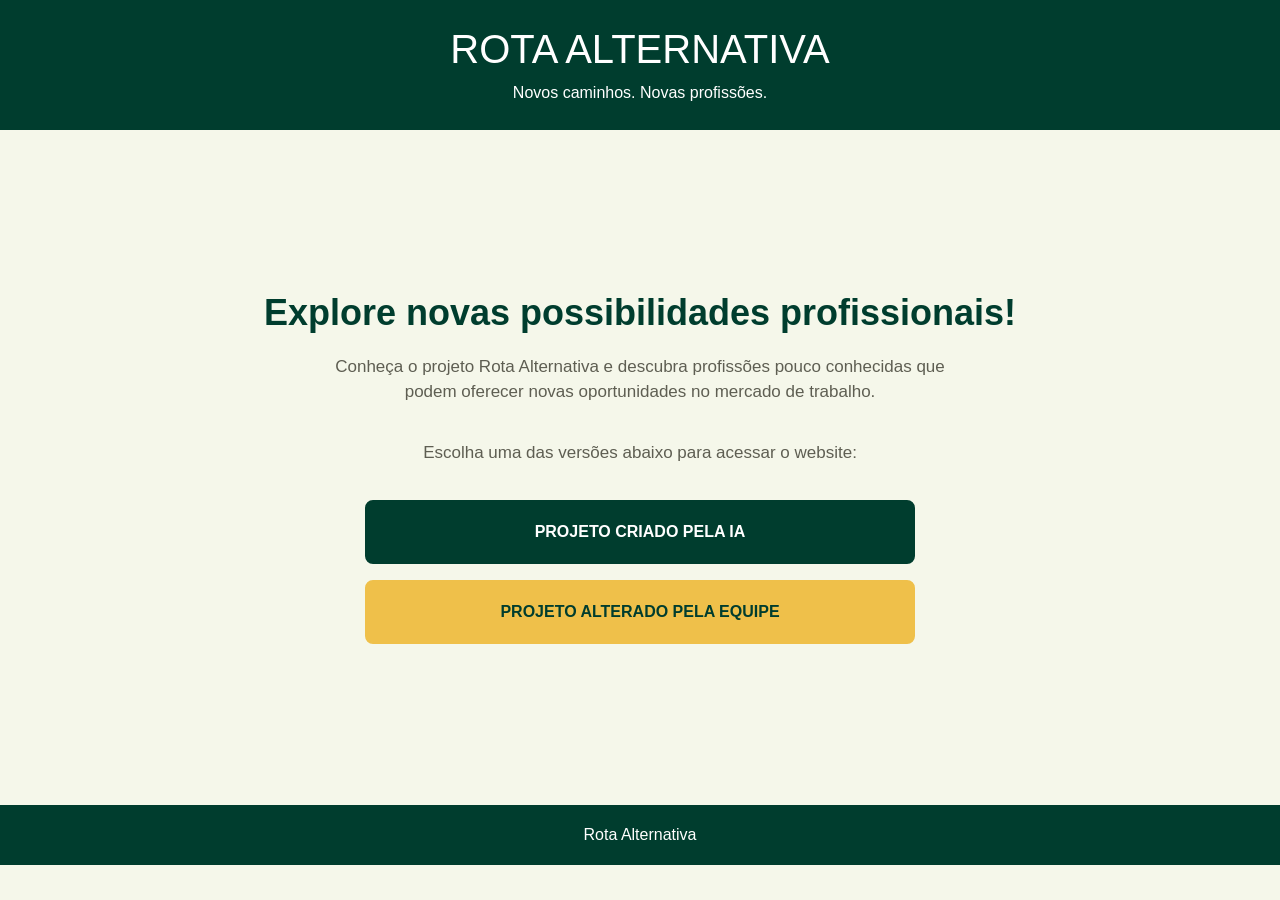
<file: index.html>
<!DOCTYPE html>
<html lang="pt-BR">
<head>
    <meta charset="UTF-8">
    <meta name="viewport" content="width=device-width, initial-scale=1.0">
    <title>Rota Alternativa | Página Inicial</title>

    <!-- Bootstrap 5 -->
    <link href="https://cdn.jsdelivr.net/npm/bootstrap@5.3.3/dist/css/bootstrap.min.css" rel="stylesheet">

    <style>
        body {
            background-color: #F5F7EA;
            font-family: Arial, sans-serif;
            color: #003D2E;
        }

        .cabecalho {
            background-color: #003D2E;
            padding: 25px;
            text-align: center;
            color: #FFFFFF;
        }

        .conteudo {
            min-height: 75vh;
            display: flex;
            flex-direction: column;
            justify-content: center;
            align-items: center;
            text-align: center;
            padding: 50px 20px;
        }

        .conteudo h2 {
            font-size: 36px;
            font-weight: bold;
            margin-bottom: 20px;
        }

        .conteudo p {
            max-width: 650px;
            font-size: 17px;
            color: #5E5E52;
            margin-bottom: 35px;
        }

        .btn-ia {
            background-color: #003D2E;
            color: #FFFFFF;
            padding: 18px 30px;
            font-weight: bold;
            border-radius: 8px;
            border: 2px solid #003D2E;
        }

        .btn-ia:hover {
            background-color: #F5FDEE;
            color: #003D2E;
        }

        .btn-equipe {
            background-color: #EFC04A;
            color: #003D2E;
            padding: 18px 30px;
            font-weight: bold;
            border-radius: 8px;
            border: 2px solid #EFC04A;
        }

        .btn-equipe:hover {
            background-color: #FFFFFF;
            color: #003D2E;
        }

        footer {
            background-color: #003D2E;
            color: #FFFFFF;
            text-align: center;
            padding: 18px;
        }
    </style>
</head>

<body>

    <!-- Cabeçalho -->
    <header class="cabecalho">
        <h1>ROTA ALTERNATIVA</h1>
        <p class="mb-0">Novos caminhos. Novas profissões.</p>
    </header>

    <!-- Conteúdo principal -->
    <main class="container conteudo">

        <h2>Explore novas possibilidades profissionais!</h2>

        <p>
            Conheça o projeto Rota Alternativa e descubra profissões
            pouco conhecidas que podem oferecer novas oportunidades
            no mercado de trabalho.
        </p>

        <p>
            Escolha uma das versões abaixo para acessar o website:
        </p>

        <div class="d-flex flex-column gap-3 col-12 col-md-8 col-lg-6">

            <a href="inicioia.html" class="btn btn-ia">
                PROJETO CRIADO PELA IA
            </a>

            <a href="inicio.html" class="btn btn-equipe">
                PROJETO ALTERADO PELA EQUIPE
            </a>

        </div>

    </main>

    <footer>
        <p class="mb-0">
            Rota Alternativa 
        </p>
    </footer>

    <script src="https://cdn.jsdelivr.net/npm/bootstrap@5.3.3/dist/js/bootstrap.bundle.min.js"></script>

</body>
</html>
</file>
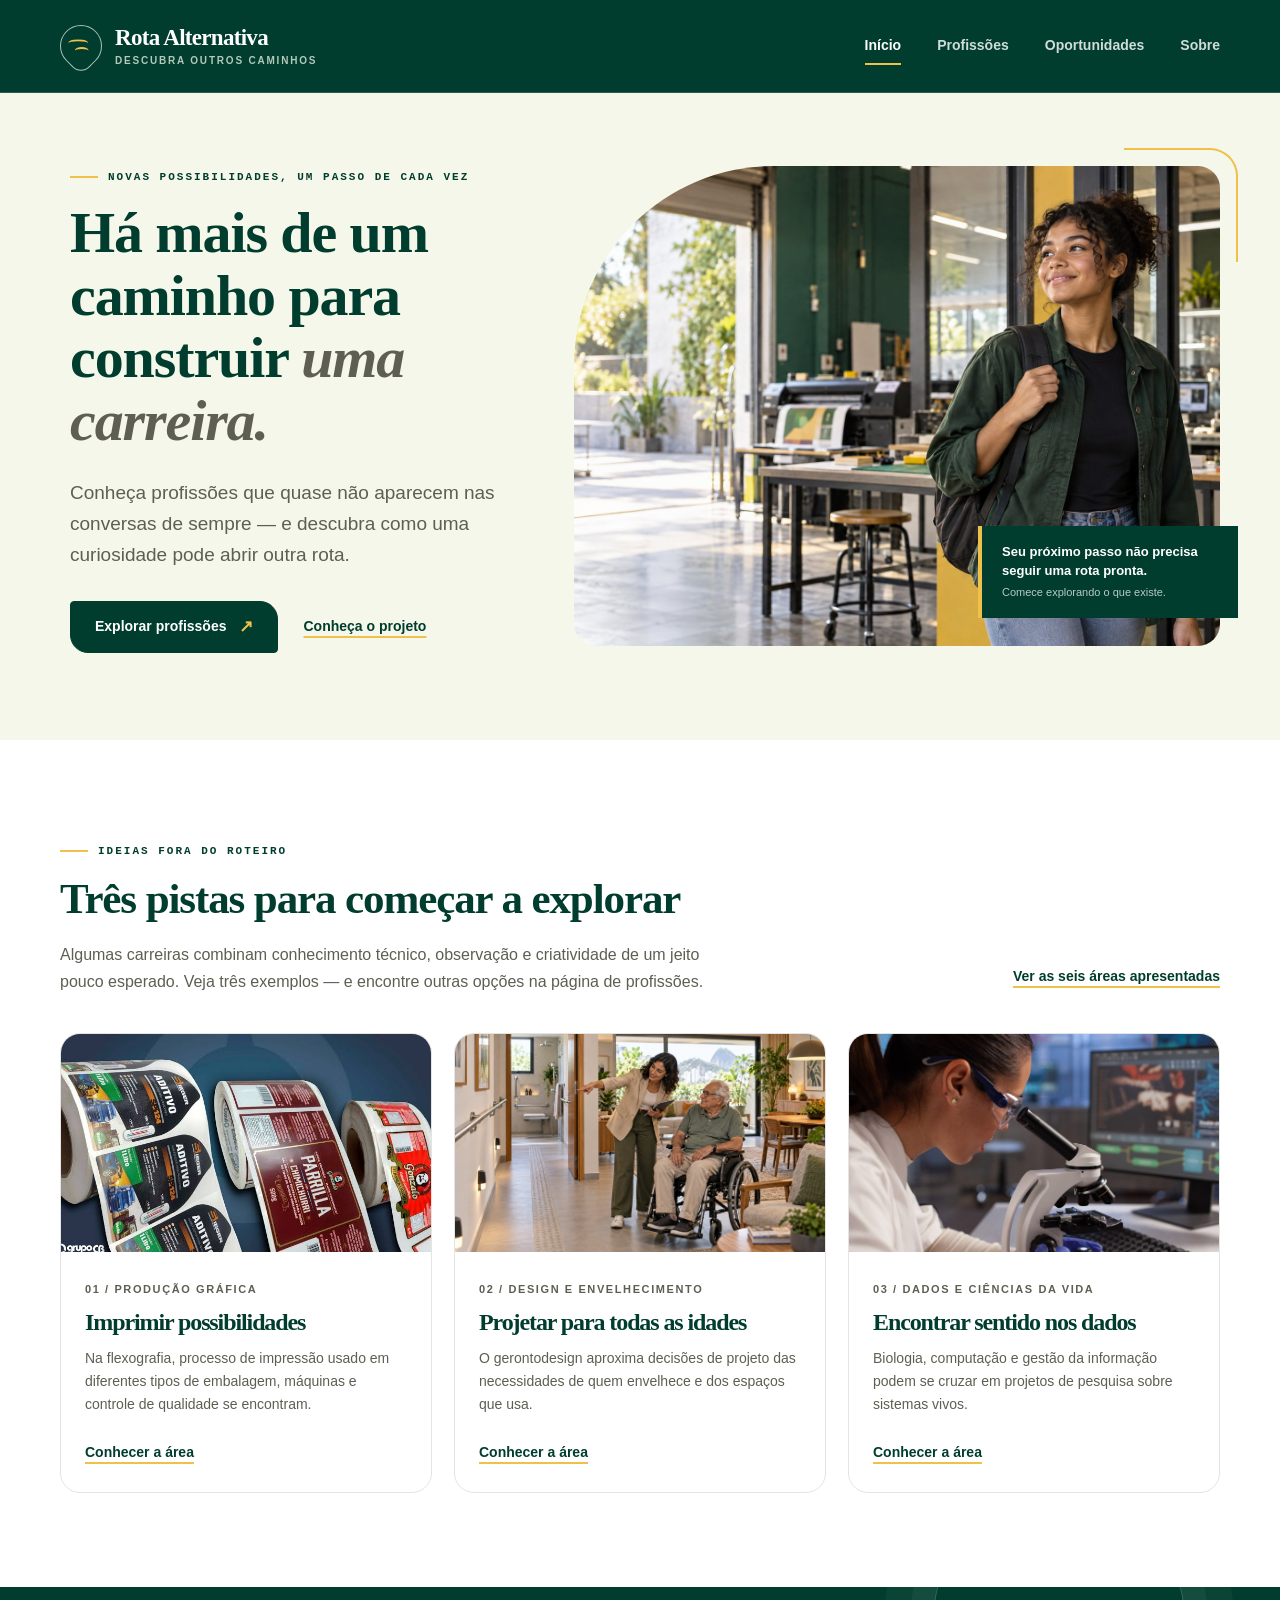
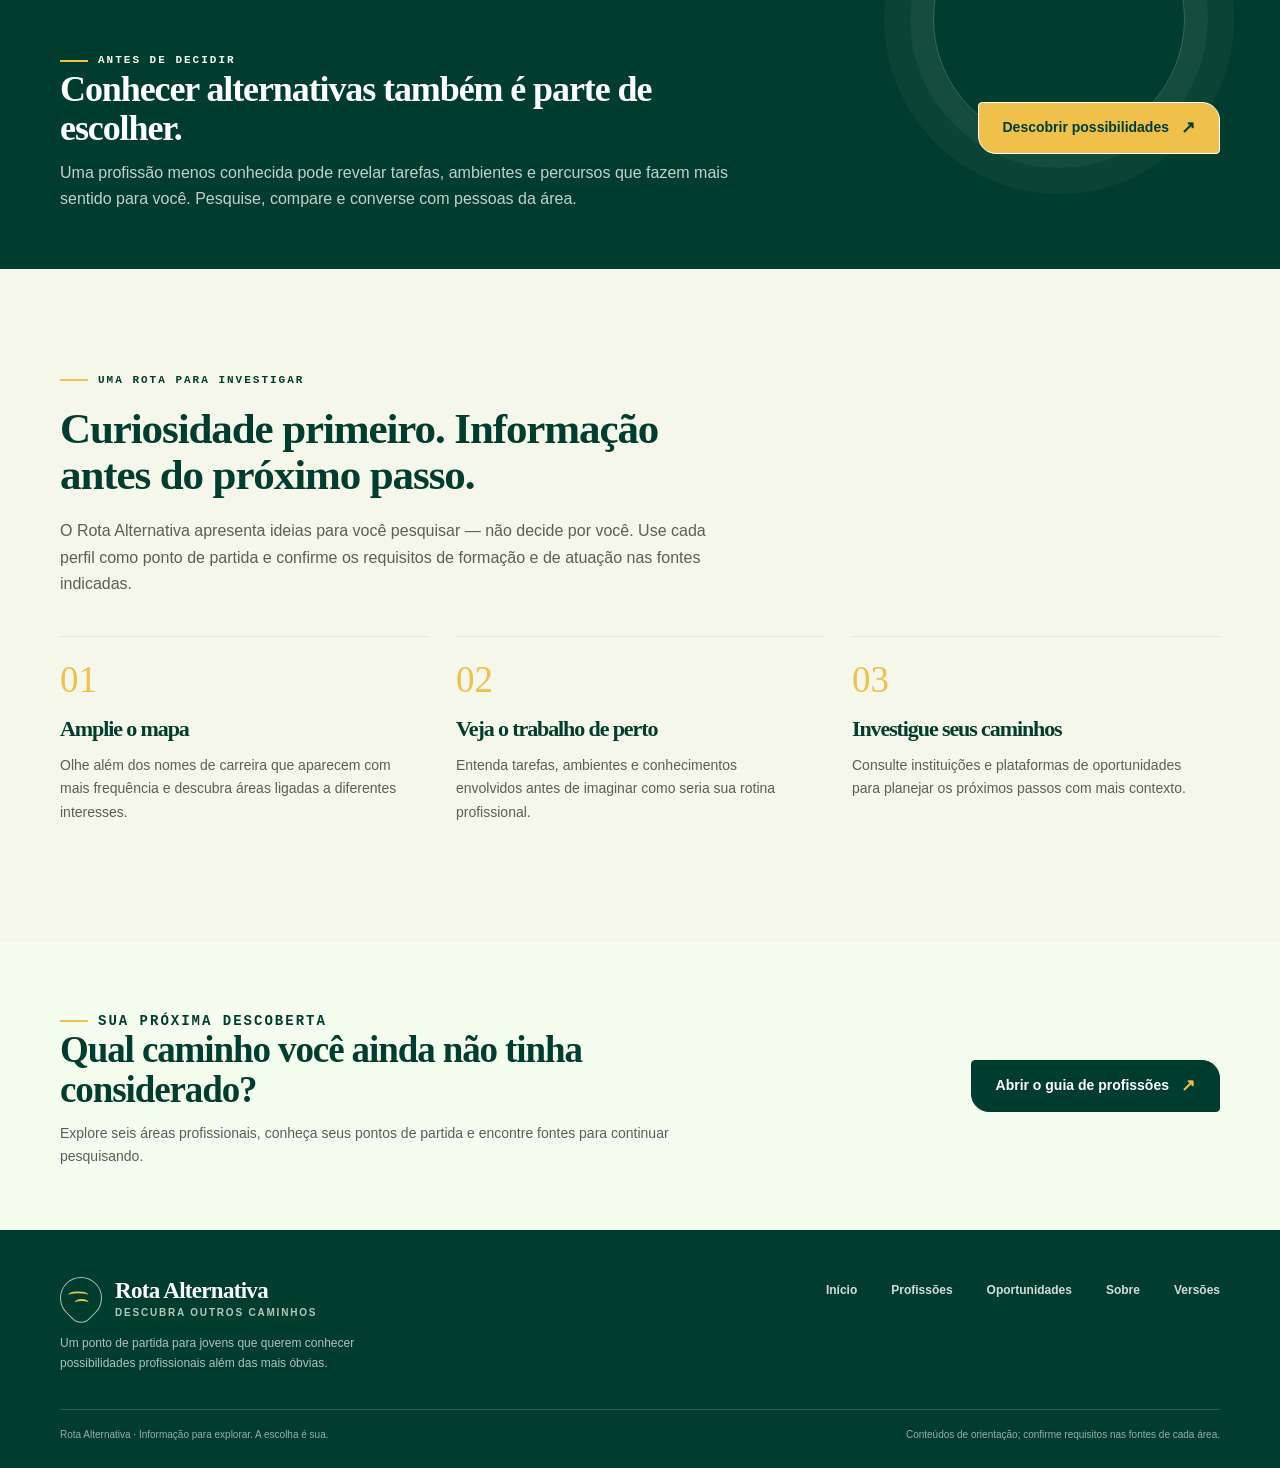
<file: inicio.html>
<!doctype html>
<html lang="pt-BR">
<head>
  <meta charset="utf-8">
  <meta name="viewport" content="width=device-width, initial-scale=1">
  <meta name="description" content="Conheça profissões pouco divulgadas e descubra outros caminhos para construir seu futuro profissional.">
  <title>Início | Rota Alternativa</title>
 <link rel="stylesheet" href="css/estilos.css">
</head>
<body>
  <a class="skip-link" href="#conteudo">Ir para o conteúdo principal</a>
  <header class="site-header">
    <div class="site-header__inner">
      <a class="brand" href="index.html" aria-label="Rota Alternativa — início">
        <span class="brand-mark" aria-hidden="true"></span>
        <span><span class="brand-name">Rota Alternativa</span><span class="brand-caption">Descubra outros caminhos</span></span>
      </a>
      <nav class="main-nav" aria-label="Navegação principal">
        <a href="inicio.html" aria-current="page">Início</a>
        <a href="profissoes.html">Profissões</a>
        <a href="oportunidades.html">Oportunidades</a>
        <a href="sobre.html">Sobre</a>
      </nav>
    </div>
  </header>

  <main id="conteudo">
    <section class="home-hero">
      <div class="container hero-layout">
        <div class="hero-copy">
          <p class="eyebrow">Novas possibilidades, um passo de cada vez</p>
          <h1>Há mais de um caminho para construir <span>uma carreira.</span></h1>
          <p class="lead">Conheça profissões que quase não aparecem nas conversas de sempre — e descubra como uma curiosidade pode abrir outra rota.</p>
          <div class="hero-actions">
            <a class="button" href="profissoes.html">Explorar profissões</a>
            <a class="text-link" href="sobre.html">Conheça o projeto</a>
          </div>
        </div>
        <figure class="hero-visual">
          <img src="img/hero.jpg" width="2560" height="1440" alt="Jovem profissional diante de uma oficina técnica iluminada, cercada por equipamentos de trabalho">
          <figcaption class="hero-visual__label">Seu próximo passo não precisa seguir uma rota pronta.<span>Comece explorando o que existe.</span></figcaption>
        </figure>
      </div>
    </section>

    <section class="section" aria-labelledby="destaques-titulo">
      <div class="container">
        <div class="section-heading-row">
          <div class="section-intro">
            <p class="eyebrow">Ideias fora do roteiro</p>
            <h2 id="destaques-titulo">Três pistas para começar a explorar</h2>
            <p>Algumas carreiras combinam conhecimento técnico, observação e criatividade de um jeito pouco esperado. Veja três exemplos — e encontre outras opções na página de profissões.</p>
          </div>
          <a class="text-link" href="profissoes.html">Ver as seis áreas apresentadas</a>
        </div>
        <div class="career-grid">
          <article class="career-card">
            <figure class="career-card__image">
              <img src="img/flexografia.jpg" width="2304" height="1536" loading="lazy" alt="Profissional acompanha uma impressora industrial de embalagens">
            </figure>
            <div class="career-card__body">
              <span class="card-index">01 / PRODUÇÃO GRÁFICA</span>
              <h3>Imprimir possibilidades</h3>
              <p>Na flexografia, processo de impressão usado em diferentes tipos de embalagem, máquinas e controle de qualidade se encontram.</p>
              <a class="text-link" href="profissoes.html#flexografia">Conhecer a área</a>
            </div>
          </article>
          <article class="career-card">
            <figure class="career-card__image">
              <img src="img/gerontodesign.jpg" width="2304" height="1536" loading="lazy" alt="Designer conversa com uma pessoa idosa em um ambiente residencial acessível">
            </figure>
            <div class="career-card__body">
              <span class="card-index">02 / DESIGN E ENVELHECIMENTO</span>
              <h3>Projetar para todas as idades</h3>
              <p>O gerontodesign aproxima decisões de projeto das necessidades de quem envelhece e dos espaços que usa.</p>
              <a class="text-link" href="profissoes.html#gerontodesign">Conhecer a área</a>
            </div>
          </article>
          <article class="career-card">
            <figure class="career-card__image">
              <img src="img/bioinformacionista.png" width="2304" height="1536" loading="lazy" alt="Pesquisadora analisa visualizações de dados genéticos em um laboratório">
            </figure>
            <div class="career-card__body">
              <span class="card-index">03 / DADOS E CIÊNCIAS DA VIDA</span>
              <h3>Encontrar sentido nos dados</h3>
              <p>Biologia, computação e gestão da informação podem se cruzar em projetos de pesquisa sobre sistemas vivos.</p>
              <a class="text-link" href="profissoes.html#bioinformacionista">Conhecer a área</a>
            </div>
          </article>
        </div>
      </div>
    </section>

    <section class="insight-band" aria-labelledby="explorar-titulo">
      <div class="container insight-band__inner">
        <div>
          <p class="eyebrow">Antes de decidir</p>
          <h2 id="explorar-titulo">Conhecer alternativas também é parte de escolher.</h2>
          <p>Uma profissão menos conhecida pode revelar tarefas, ambientes e percursos que fazem mais sentido para você. Pesquise, compare e converse com pessoas da área.</p>
        </div>
        <a class="button button--light" href="oportunidades.html">Descobrir possibilidades</a>
      </div>
    </section>

    <section class="section section--bege" aria-labelledby="metodo-titulo">
      <div class="container">
        <div class="section-intro">
          <p class="eyebrow">Uma rota para investigar</p>
          <h2 id="metodo-titulo">Curiosidade primeiro. Informação antes do próximo passo.</h2>
          <p>O Rota Alternativa apresenta ideias para você pesquisar — não decide por você. Use cada perfil como ponto de partida e confirme os requisitos de formação e de atuação nas fontes indicadas.</p>
        </div>
        <div class="value-grid">
          <article class="value-card">
            <span class="value-card__number">01</span>
            <h3>Amplie o mapa</h3>
            <p>Olhe além dos nomes de carreira que aparecem com mais frequência e descubra áreas ligadas a diferentes interesses.</p>
          </article>
          <article class="value-card">
            <span class="value-card__number">02</span>
            <h3>Veja o trabalho de perto</h3>
            <p>Entenda tarefas, ambientes e conhecimentos envolvidos antes de imaginar como seria sua rotina profissional.</p>
          </article>
          <article class="value-card">
            <span class="value-card__number">03</span>
            <h3>Investigue seus caminhos</h3>
            <p>Consulte instituições e plataformas de oportunidades para planejar os próximos passos com mais contexto.</p>
          </article>
        </div>
      </div>
    </section>

    <section class="closing-cta" aria-labelledby="cta-titulo">
      <div class="container closing-cta__inner">
        <div>
          <p class="eyebrow">Sua próxima descoberta</p>
          <h2 id="cta-titulo">Qual caminho você ainda não tinha considerado?</h2>
          <p>Explore seis áreas profissionais, conheça seus pontos de partida e encontre fontes para continuar pesquisando.</p>
        </div>
        <a class="button" href="profissoes.html">Abrir o guia de profissões</a>
      </div>
    </section>
  </main>

  <footer class="site-footer">
    <div class="container">
      <div class="site-footer__top">
        <div>
          <a class="brand" href="index.html" aria-label="Rota Alternativa — início">
            <span class="brand-mark" aria-hidden="true"></span>
            <span><span class="brand-name">Rota Alternativa</span><span class="brand-caption">Descubra outros caminhos</span></span>
          </a>
          <p class="footer-description">Um ponto de partida para jovens que querem conhecer possibilidades profissionais além das mais óbvias.</p>
        </div>
        <nav class="footer-links" aria-label="Navegação do rodapé">
          <a href="inicio.html">Início</a>
          <a href="profissoes.html">Profissões</a>
          <a href="oportunidades.html">Oportunidades</a>
          <a href="sobre.html">Sobre</a>
          <a href="index.html">Versões</a>
        </nav>
      </div>
      <div class="site-footer__bottom">
        <p>Rota Alternativa · Informação para explorar. A escolha é sua.</p>
        <p>Conteúdos de orientação; confirme requisitos nas fontes de cada área.</p>
      </div>
    </div>
  </footer>
</body>
</html>
</file>
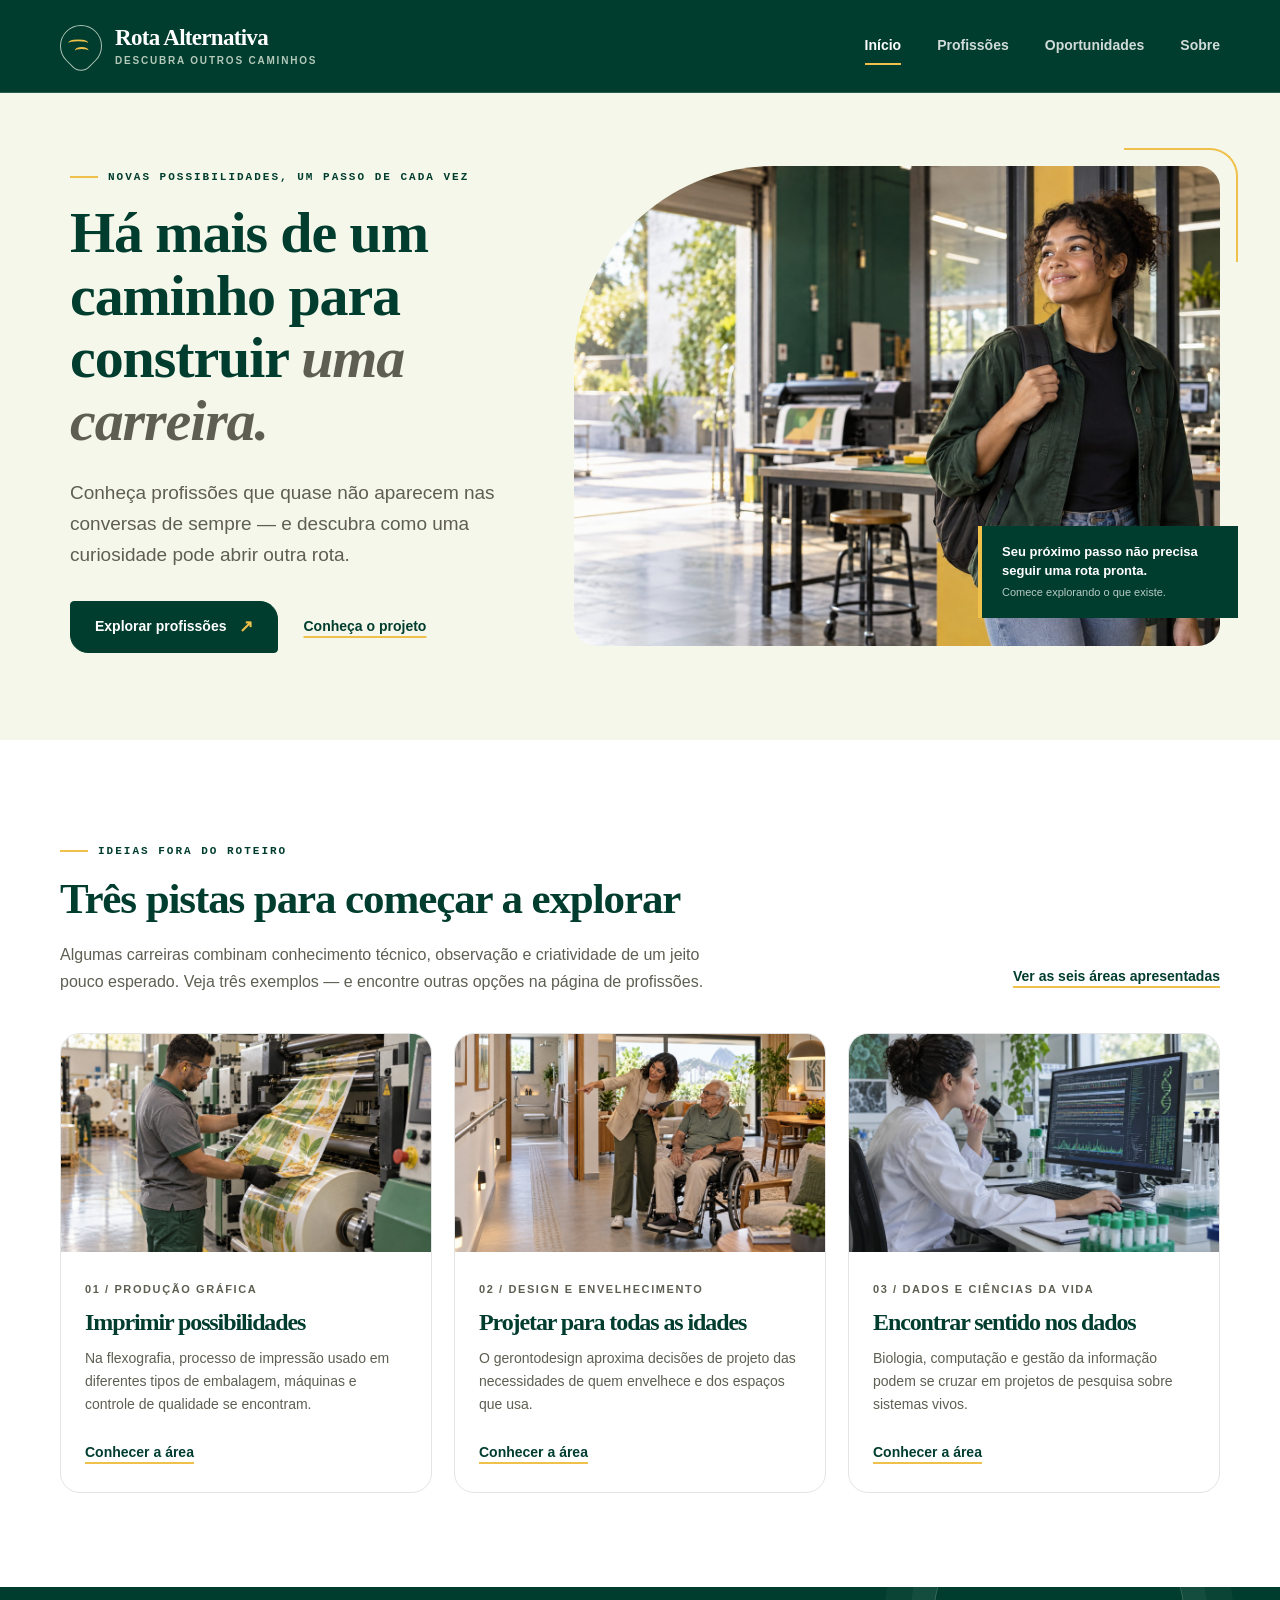
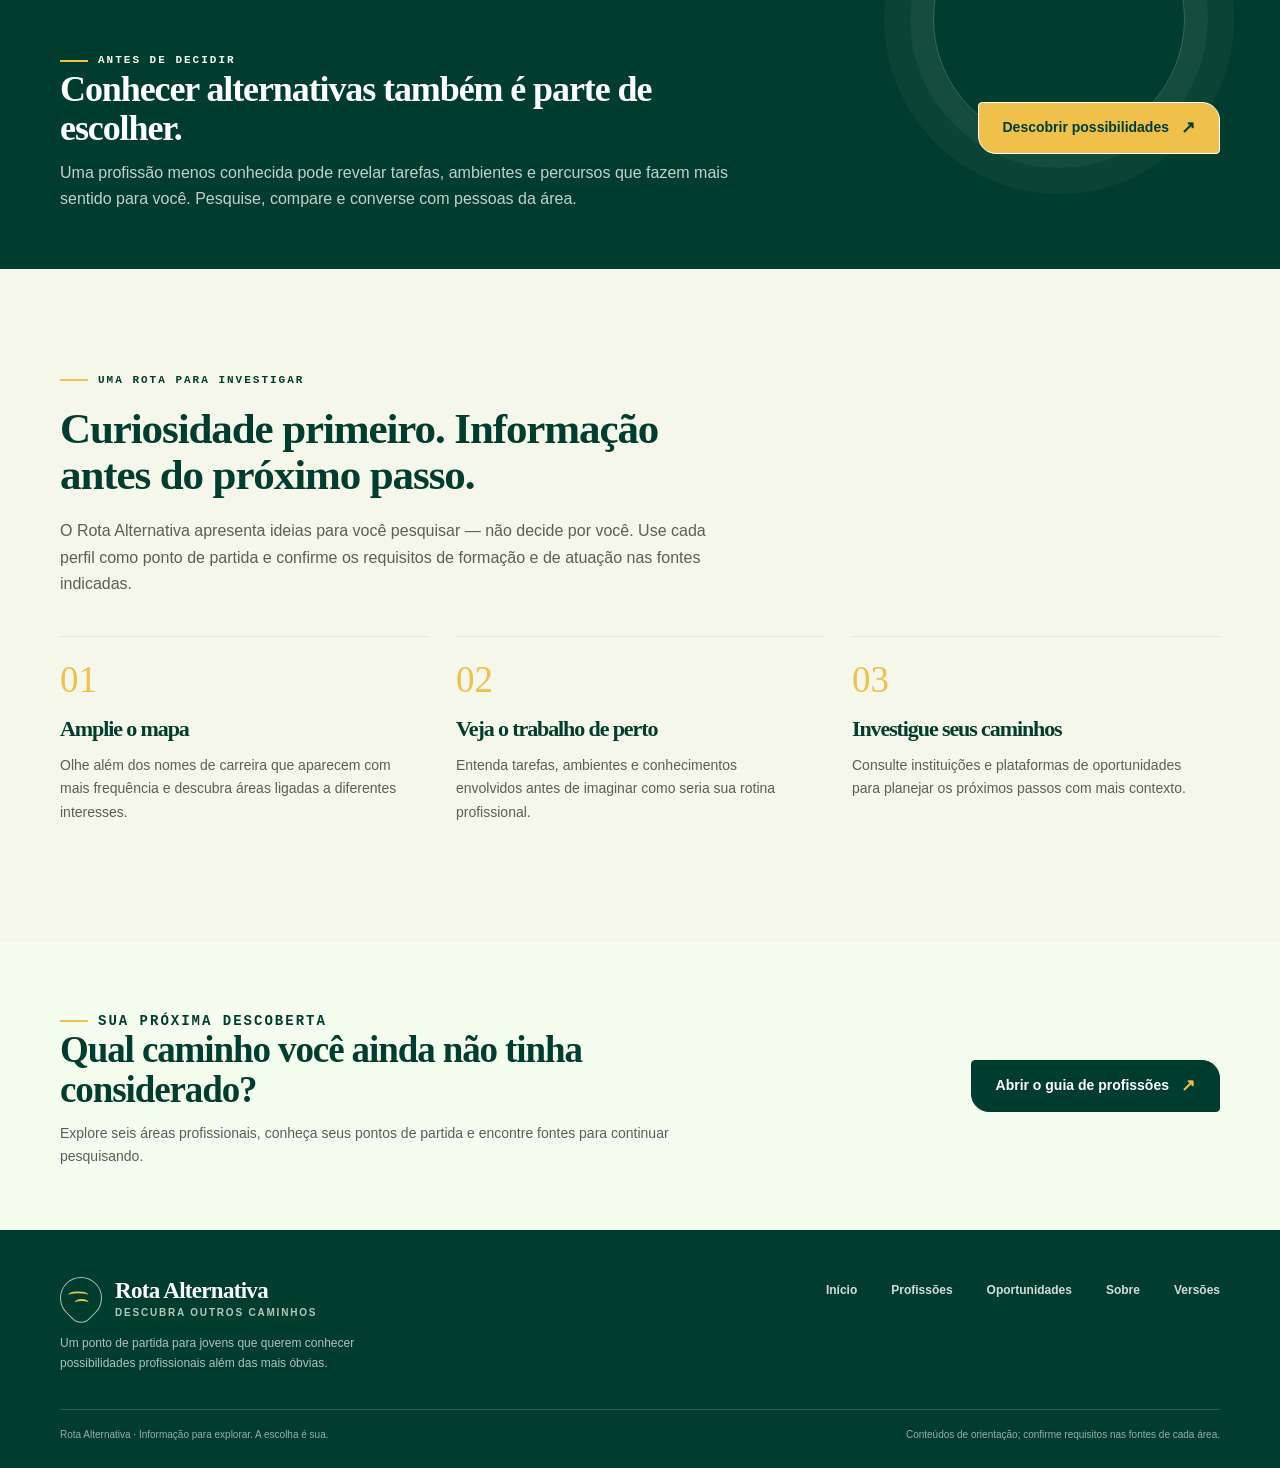
<file: inicioia.html>
<!doctype html>
<html lang="pt-BR">
<head>
  <meta charset="utf-8">
  <meta name="viewport" content="width=device-width, initial-scale=1">
  <meta name="description" content="Conheça profissões pouco divulgadas e descubra outros caminhos para construir seu futuro profissional.">
  <title>Início | Rota Alternativa</title>
  <link rel="stylesheet" href="estilos.css">
</head>
<body>
  <a class="skip-link" href="#conteudo">Ir para o conteúdo principal</a>
  <header class="site-header">
    <div class="site-header__inner">
      <a class="brand" href="index.html" aria-label="Rota Alternativa — início">
        <span class="brand-mark" aria-hidden="true"></span>
        <span><span class="brand-name">Rota Alternativa</span><span class="brand-caption">Descubra outros caminhos</span></span>
      </a>
      <nav class="main-nav" aria-label="Navegação principal">
        <a href="inicioia.html" aria-current="page">Início</a>
        <a href="profissoesia.html">Profissões</a>
        <a href="oportunidadesia.html">Oportunidades</a>
        <a href="sobreia.html">Sobre</a>
      </nav>
    </div>
  </header>

  <main id="conteudo">
    <section class="home-hero">
      <div class="container hero-layout">
        <div class="hero-copy">
          <p class="eyebrow">Novas possibilidades, um passo de cada vez</p>
          <h1>Há mais de um caminho para construir <span>uma carreira.</span></h1>
          <p class="lead">Conheça profissões que quase não aparecem nas conversas de sempre — e descubra como uma curiosidade pode abrir outra rota.</p>
          <div class="hero-actions">
            <a class="button" href="profissoesia.html">Explorar profissões</a>
            <a class="text-link" href="sobreia.html">Conheça o projeto</a>
          </div>
        </div>
        <figure class="hero-visual">
          <img src="hero.jpg" width="2560" height="1440" alt="Jovem profissional diante de uma oficina técnica iluminada, cercada por equipamentos de trabalho">
          <figcaption class="hero-visual__label">Seu próximo passo não precisa seguir uma rota pronta.<span>Comece explorando o que existe.</span></figcaption>
        </figure>
      </div>
    </section>

    <section class="section" aria-labelledby="destaques-titulo">
      <div class="container">
        <div class="section-heading-row">
          <div class="section-intro">
            <p class="eyebrow">Ideias fora do roteiro</p>
            <h2 id="destaques-titulo">Três pistas para começar a explorar</h2>
            <p>Algumas carreiras combinam conhecimento técnico, observação e criatividade de um jeito pouco esperado. Veja três exemplos — e encontre outras opções na página de profissões.</p>
          </div>
          <a class="text-link" href="profissoes.html">Ver as seis áreas apresentadas</a>
        </div>
        <div class="career-grid">
          <article class="career-card">
            <figure class="career-card__image">
              <img src="flexografia.jpg" width="2304" height="1536" loading="lazy" alt="Profissional acompanha uma impressora industrial de embalagens">
            </figure>
            <div class="career-card__body">
              <span class="card-index">01 / PRODUÇÃO GRÁFICA</span>
              <h3>Imprimir possibilidades</h3>
              <p>Na flexografia, processo de impressão usado em diferentes tipos de embalagem, máquinas e controle de qualidade se encontram.</p>
              <a class="text-link" href="profissoesia.html#flexografia">Conhecer a área</a>
            </div>
          </article>
          <article class="career-card">
            <figure class="career-card__image">
              <img src="gerontodesign.jpg" width="2304" height="1536" loading="lazy" alt="Designer conversa com uma pessoa idosa em um ambiente residencial acessível">
            </figure>
            <div class="career-card__body">
              <span class="card-index">02 / DESIGN E ENVELHECIMENTO</span>
              <h3>Projetar para todas as idades</h3>
              <p>O gerontodesign aproxima decisões de projeto das necessidades de quem envelhece e dos espaços que usa.</p>
              <a class="text-link" href="profissoesia.html#gerontodesign">Conhecer a área</a>
            </div>
          </article>
          <article class="career-card">
            <figure class="career-card__image">
              <img src="bioinformacionista.jpg" width="2304" height="1536" loading="lazy" alt="Pesquisadora analisa visualizações de dados genéticos em um laboratório">
            </figure>
            <div class="career-card__body">
              <span class="card-index">03 / DADOS E CIÊNCIAS DA VIDA</span>
              <h3>Encontrar sentido nos dados</h3>
              <p>Biologia, computação e gestão da informação podem se cruzar em projetos de pesquisa sobre sistemas vivos.</p>
              <a class="text-link" href="profissoesia.html#bioinformacionista">Conhecer a área</a>
            </div>
          </article>
        </div>
      </div>
    </section>

    <section class="insight-band" aria-labelledby="explorar-titulo">
      <div class="container insight-band__inner">
        <div>
          <p class="eyebrow">Antes de decidir</p>
          <h2 id="explorar-titulo">Conhecer alternativas também é parte de escolher.</h2>
          <p>Uma profissão menos conhecida pode revelar tarefas, ambientes e percursos que fazem mais sentido para você. Pesquise, compare e converse com pessoas da área.</p>
        </div>
        <a class="button button--light" href="oportunidades.html">Descobrir possibilidades</a>
      </div>
    </section>

    <section class="section section--bege" aria-labelledby="metodo-titulo">
      <div class="container">
        <div class="section-intro">
          <p class="eyebrow">Uma rota para investigar</p>
          <h2 id="metodo-titulo">Curiosidade primeiro. Informação antes do próximo passo.</h2>
          <p>O Rota Alternativa apresenta ideias para você pesquisar — não decide por você. Use cada perfil como ponto de partida e confirme os requisitos de formação e de atuação nas fontes indicadas.</p>
        </div>
        <div class="value-grid">
          <article class="value-card">
            <span class="value-card__number">01</span>
            <h3>Amplie o mapa</h3>
            <p>Olhe além dos nomes de carreira que aparecem com mais frequência e descubra áreas ligadas a diferentes interesses.</p>
          </article>
          <article class="value-card">
            <span class="value-card__number">02</span>
            <h3>Veja o trabalho de perto</h3>
            <p>Entenda tarefas, ambientes e conhecimentos envolvidos antes de imaginar como seria sua rotina profissional.</p>
          </article>
          <article class="value-card">
            <span class="value-card__number">03</span>
            <h3>Investigue seus caminhos</h3>
            <p>Consulte instituições e plataformas de oportunidades para planejar os próximos passos com mais contexto.</p>
          </article>
        </div>
      </div>
    </section>

    <section class="closing-cta" aria-labelledby="cta-titulo">
      <div class="container closing-cta__inner">
        <div>
          <p class="eyebrow">Sua próxima descoberta</p>
          <h2 id="cta-titulo">Qual caminho você ainda não tinha considerado?</h2>
          <p>Explore seis áreas profissionais, conheça seus pontos de partida e encontre fontes para continuar pesquisando.</p>
        </div>
        <a class="button" href="profissoesia.html">Abrir o guia de profissões</a>
      </div>
    </section>
  </main>

  <footer class="site-footer">
    <div class="container">
      <div class="site-footer__top">
        <div>
          <a class="brand" href="inicioia.html" aria-label="Rota Alternativa — início">
            <span class="brand-mark" aria-hidden="true"></span>
            <span><span class="brand-name">Rota Alternativa</span><span class="brand-caption">Descubra outros caminhos</span></span>
          </a>
          <p class="footer-description">Um ponto de partida para jovens que querem conhecer possibilidades profissionais além das mais óbvias.</p>
        </div>
        <nav class="footer-links" aria-label="Navegação do rodapé">
          <a href="inicioia.html">Início</a>
          <a href="profissoesia.html">Profissões</a>
          <a href="oportunidadesia.html">Oportunidades</a>
          <a href="sobreia.html">Sobre</a>
          <a href="index.html">Versões</a>
        </nav>
      </div>
      <div class="site-footer__bottom">
        <p>Rota Alternativa · Informação para explorar. A escolha é sua.</p>
        <p>Conteúdos de orientação; confirme requisitos nas fontes de cada área.</p>
      </div>
    </div>
  </footer>
</body>
</html>
</file>
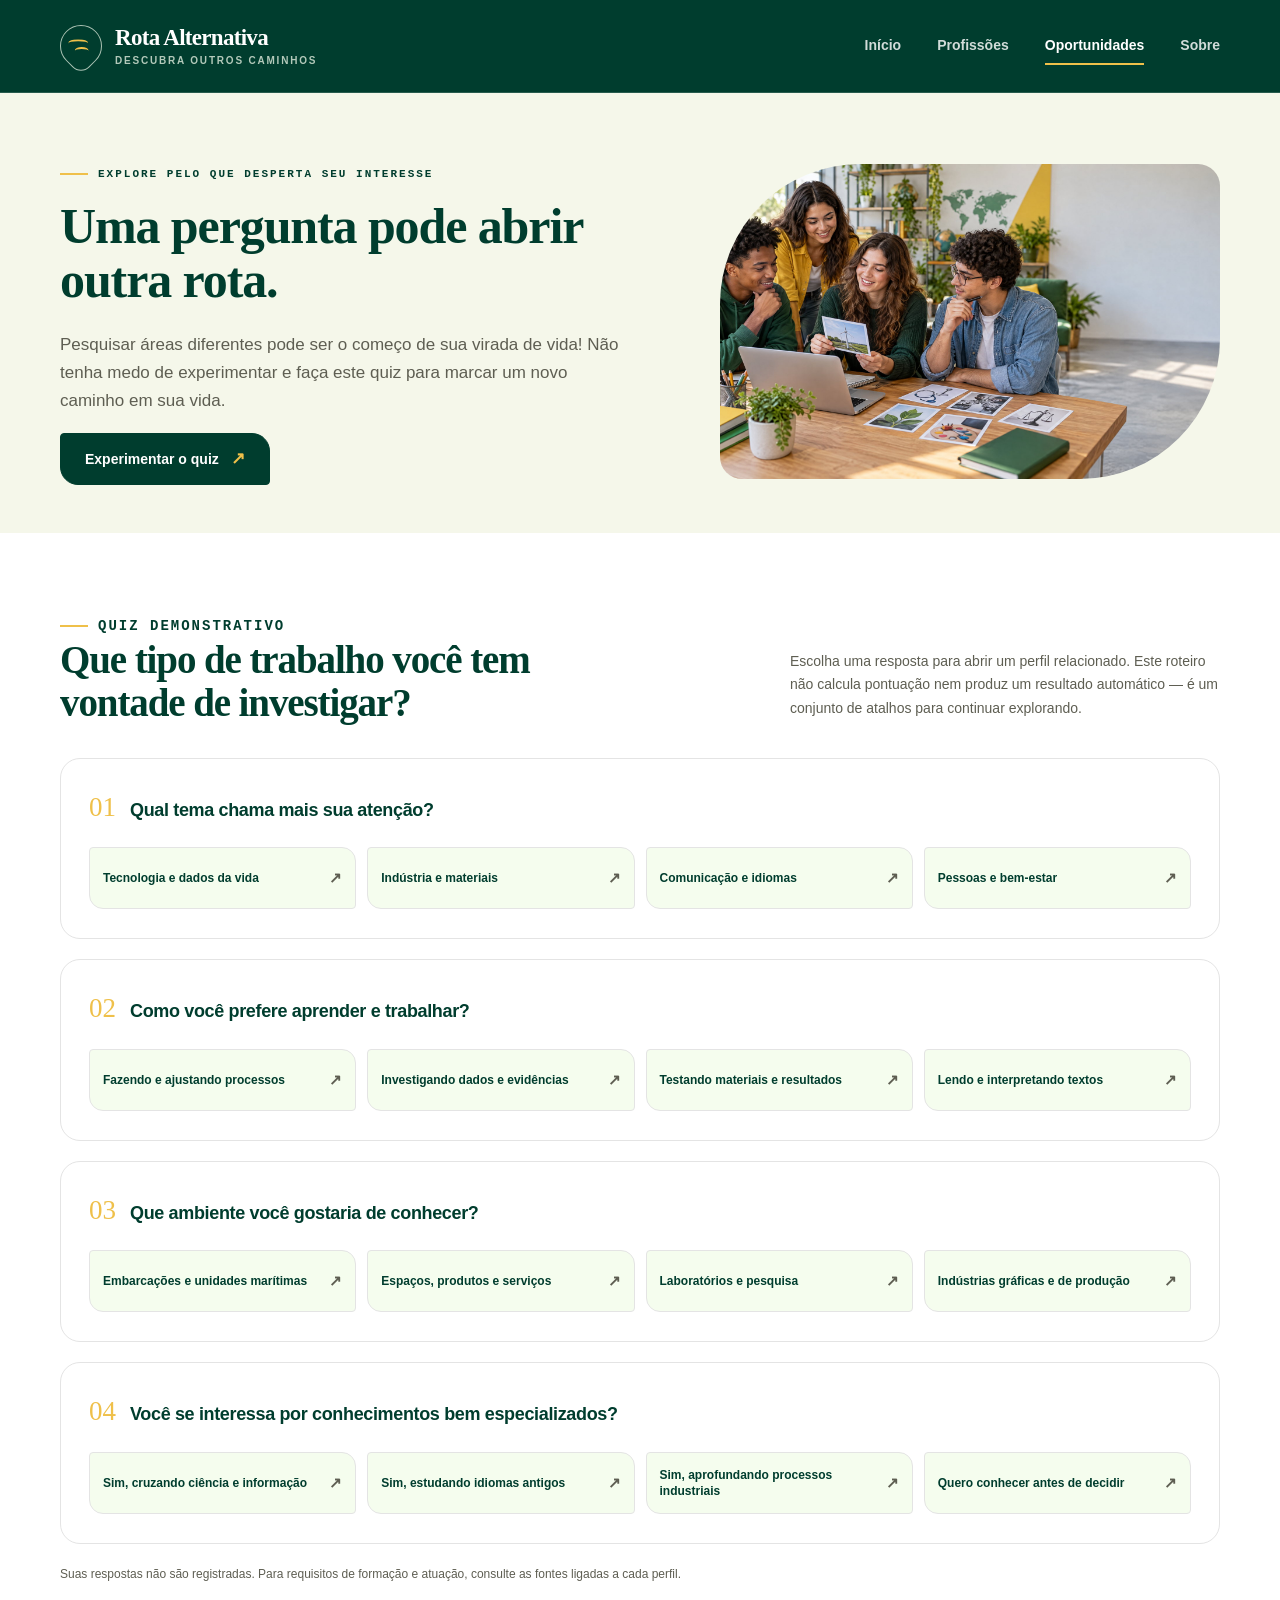
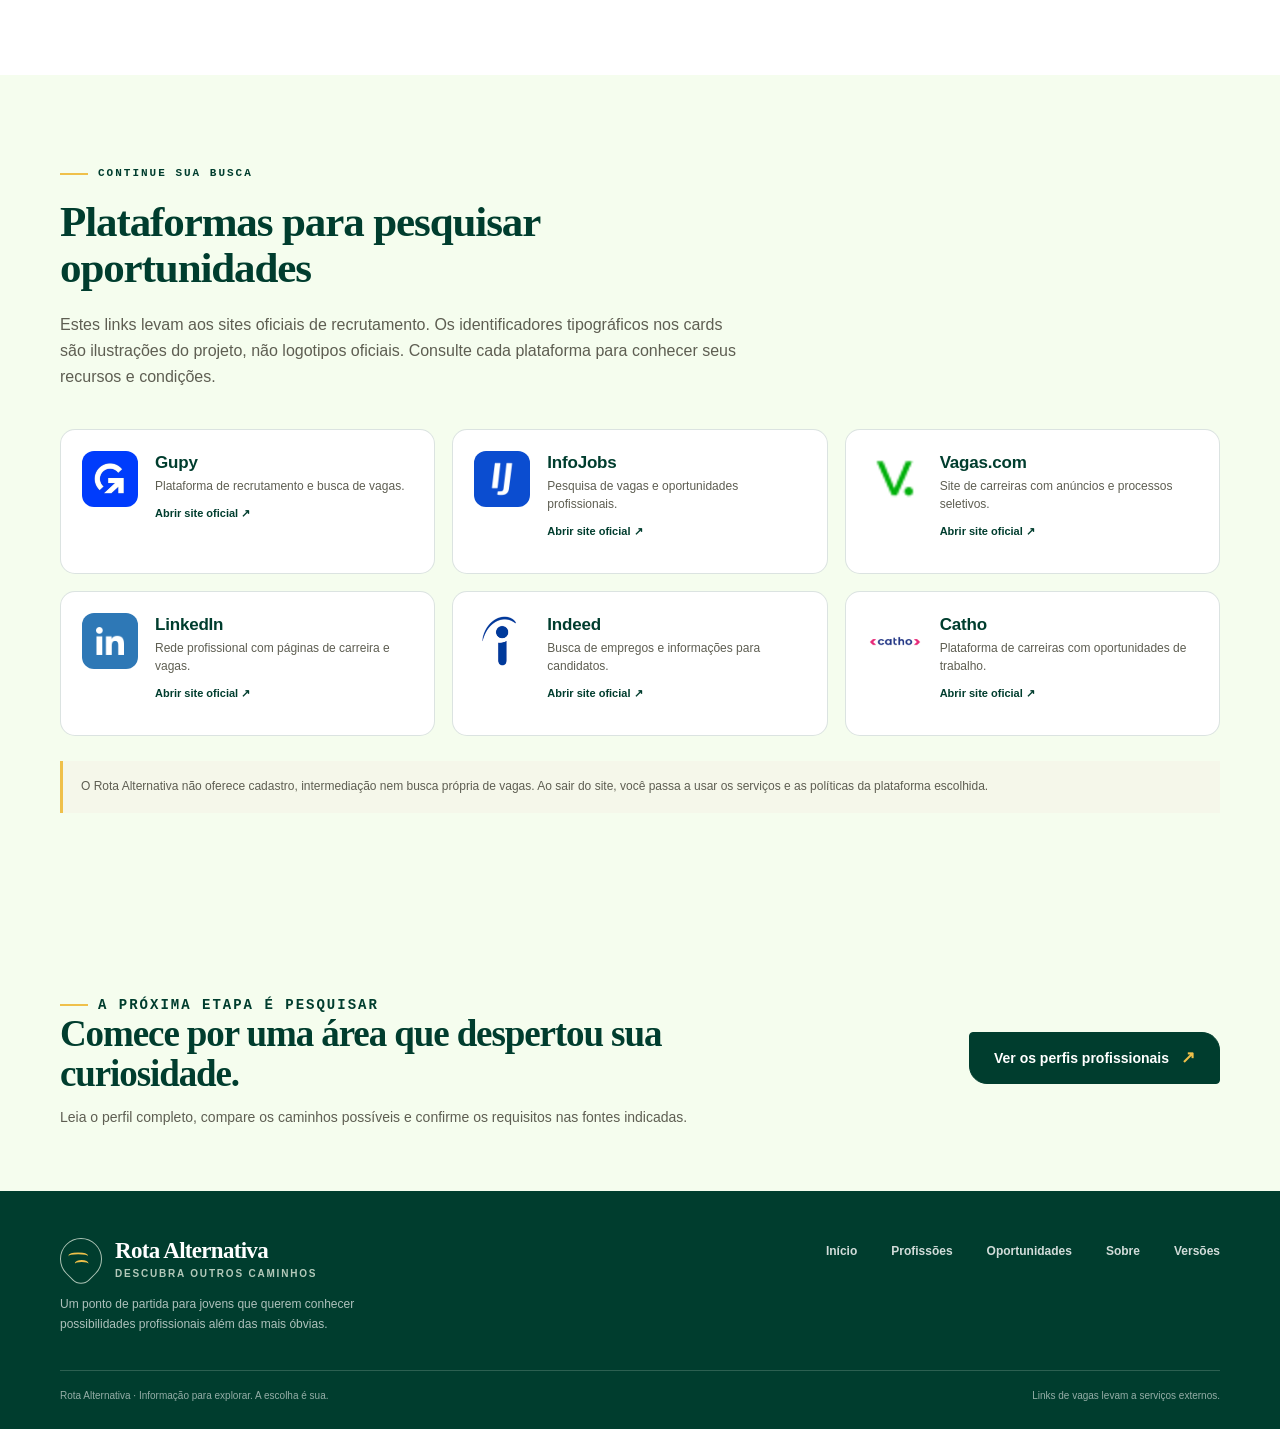
<file: oportunidades.html>
<!doctype html>
<html lang="pt-BR">
<head>
  <meta charset="utf-8">
  <meta name="viewport" content="width=device-width, initial-scale=1">
  <meta name="description" content="Use um quiz demonstrativo para explorar áreas profissionais e acesse plataformas externas de oportunidades.">
  <title>Oportunidades | Rota Alternativa</title>
  <link rel="stylesheet" href="css/estilos.css">
</head>
<body>
  <a class="skip-link" href="#conteudo">Ir para o conteúdo principal</a>
  <header class="site-header">
    <div class="site-header__inner">
      <a class="brand" href="index.html" aria-label="Rota Alternativa — início">
        <span class="brand-mark" aria-hidden="true"></span>
        <span><span class="brand-name">Rota Alternativa</span><span class="brand-caption">Descubra outros caminhos</span></span>
      </a>
      <nav class="main-nav" aria-label="Navegação principal">
        <a href="inicio.html">Início</a>
        <a href="profissoes.html">Profissões</a>
        <a href="oportunidades.html" aria-current="page">Oportunidades</a>
        <a href="sobre.html">Sobre</a>
      </nav>
    </div>
  </header>

  <main id="conteudo">
    <section class="quiz-intro">
      <div class="container quiz-intro__layout">
        <div>
          <p class="eyebrow">Explore pelo que desperta seu interesse</p>
          <h1>Uma pergunta pode abrir outra rota.</h1>
          <p class="lead">Pesquisar áreas diferentes pode ser o começo de sua virada de vida! Não tenha medo de experimentar e faça este quiz para marcar um novo caminho em sua vida.</p>
          <a class="button" href="#quiz">Experimentar o quiz</a>
        </div>
        <figure class="quiz-intro__image">
          <img src="img/oportunidades.jpg" width="2560" height="1440" alt="Jovens conversam em grupo e exploram ideias de carreira com cadernos e um computador">
        </figure>
      </div>
    </section>

    <section class="quiz-section" id="quiz" aria-labelledby="quiz-titulo">
      <div class="container">
        <div class="quiz-heading">
          <div>
            <p class="eyebrow">Quiz demonstrativo</p>
            <h2 id="quiz-titulo">Que tipo de trabalho você tem vontade de investigar?</h2>
          </div>
          <p>Escolha uma resposta para abrir um perfil relacionado. Este roteiro não calcula pontuação nem produz um resultado automático — é um conjunto de atalhos para continuar explorando.</p>
        </div>

        <section class="quiz-question" aria-labelledby="pergunta-1">
          <div class="quiz-question__heading"><span class="quiz-question__number">01</span><h3 id="pergunta-1">Qual tema chama mais sua atenção?</h3></div>
          <div class="quiz-options">
            <a class="quiz-option" href="profissoes.html#bioinformacionista">Tecnologia e dados da vida</a>
            <a class="quiz-option" href="profissoes.html#metalurgia">Indústria e materiais</a>
            <a class="quiz-option" href="profissoes.html#tradutor-linguas-antigas">Comunicação e idiomas</a>
            <a class="quiz-option" href="profissoes.html#gerontodesign">Pessoas e bem-estar</a>
          </div>
        </section>

        <section class="quiz-question" aria-labelledby="pergunta-2">
          <div class="quiz-question__heading"><span class="quiz-question__number">02</span><h3 id="pergunta-2">Como você prefere aprender e trabalhar?</h3></div>
          <div class="quiz-options">
            <a class="quiz-option" href="profissoes.html#flexografia">Fazendo e ajustando processos</a>
            <a class="quiz-option" href="profissoes.html#bioinformacionista">Investigando dados e evidências</a>
            <a class="quiz-option" href="profissoes.html#metalurgia">Testando materiais e resultados</a>
            <a class="quiz-option" href="profissoes.html#tradutor-linguas-antigas">Lendo e interpretando textos</a>
          </div>
        </section>

        <section class="quiz-question" aria-labelledby="pergunta-3">
          <div class="quiz-question__heading"><span class="quiz-question__number">03</span><h3 id="pergunta-3">Que ambiente você gostaria de conhecer?</h3></div>
          <div class="quiz-options">
            <a class="quiz-option" href="profissoes.html#trabalho-embarcado">Embarcações e unidades marítimas</a>
            <a class="quiz-option" href="profissoes.html#gerontodesign">Espaços, produtos e serviços</a>
            <a class="quiz-option" href="profissoes.html#bioinformacionista">Laboratórios e pesquisa</a>
            <a class="quiz-option" href="profissoes.html#flexografia">Indústrias gráficas e de produção</a>
          </div>
        </section>

        <section class="quiz-question" aria-labelledby="pergunta-4">
          <div class="quiz-question__heading"><span class="quiz-question__number">04</span><h3 id="pergunta-4">Você se interessa por conhecimentos bem especializados?</h3></div>
          <div class="quiz-options">
            <a class="quiz-option" href="profissoes.html#bioinformacionista">Sim, cruzando ciência e informação</a>
            <a class="quiz-option" href="profissoes.html#tradutor-linguas-antigas">Sim, estudando idiomas antigos</a>
            <a class="quiz-option" href="profissoes.html#metalurgia">Sim, aprofundando processos industriais</a>
            <a class="quiz-option" href="profissoes.html#gerontodesign">Quero conhecer antes de decidir</a>
          </div>
        </section>
        <p class="quiz-disclaimer">Suas respostas não são registradas. Para requisitos de formação e atuação, consulte as fontes ligadas a cada perfil.</p>
      </div>
    </section>

    <section class="platform-section" id="plataformas" aria-labelledby="plataformas-titulo">
      <div class="container">
        <div class="section-intro">
          <p class="eyebrow">Continue sua busca</p>
          <h2 id="plataformas-titulo">Plataformas para pesquisar oportunidades</h2>
          <p>Estes links levam aos sites oficiais de recrutamento. Os identificadores tipográficos nos cards são ilustrações do projeto, não logotipos oficiais. Consulte cada plataforma para conhecer seus recursos e condições.</p>
        </div>
        <div class="platform-grid">
          <a class="platform-card" href="https://www.gupy.io/" target="_blank" rel="noopener noreferrer" aria-label="Acessar o site oficial da Gupy, em nova aba">
           <img src="img/images (2).jpg" alt=""> 
            <div><h3>Gupy</h3><p>Plataforma de recrutamento e busca de vagas.</p><span class="platform-card__arrow">Abrir site oficial ↗</span></div>
          </a>
          <a class="platform-card" href="https://www.infojobs.com.br/" target="_blank" rel="noopener noreferrer" aria-label="Acessar o site oficial da InfoJobs, em nova aba">
          <img src="img/Infojob.png" alt=""> 
            <div><h3>InfoJobs</h3><p>Pesquisa de vagas e oportunidades profissionais.</p><span class="platform-card__arrow">Abrir site oficial ↗</span></div>
          </a>
          <a class="platform-card" href="https://www.vagas.com.br/" target="_blank" rel="noopener noreferrer" aria-label="Acessar o site oficial da Vagas.com, em nova aba">
            <img src="img/download.png" alt=""> 
            <div><h3>Vagas.com</h3><p>Site de carreiras com anúncios e processos seletivos.</p><span class="platform-card__arrow">Abrir site oficial ↗</span></div>
          </a>
          <a class="platform-card" href="https://www.linkedin.com/" target="_blank" rel="noopener noreferrer" aria-label="Acessar o site oficial do LinkedIn, em nova aba">
          <img src="img/Linkedin.png" alt=""> 
            <div><h3>LinkedIn</h3><p>Rede profissional com páginas de carreira e vagas.</p><span class="platform-card__arrow">Abrir site oficial ↗</span></div>
          </a>
          <a class="platform-card" href="https://br.indeed.com/" target="_blank" rel="noopener noreferrer" aria-label="Acessar o site oficial do Indeed Brasil, em nova aba">
          <img src="img/indeed.png" alt=""> 
            <div><h3>Indeed</h3><p>Busca de empregos e informações para candidatos.</p><span class="platform-card__arrow">Abrir site oficial ↗</span></div>
          </a>
          <a class="platform-card" href="https://www.catho.com.br/" target="_blank" rel="noopener noreferrer" aria-label="Acessar o site oficial da Catho, em nova aba">
          <img src="img/LOGO_CATHO.jpg" alt=""> 
            <div><h3>Catho</h3><p>Plataforma de carreiras com oportunidades de trabalho.</p><span class="platform-card__arrow">Abrir site oficial ↗</span></div>
          </a>
        </div>
        <p class="inline-note platform-note">O Rota Alternativa não oferece cadastro, intermediação nem busca própria de vagas. Ao sair do site, você passa a usar os serviços e as políticas da plataforma escolhida.</p>
      </div>
    </section>

    <section class="closing-cta" aria-labelledby="voltar-titulo">
      <div class="container closing-cta__inner">
        <div>
          <p class="eyebrow">A próxima etapa é pesquisar</p>
          <h2 id="voltar-titulo">Comece por uma área que despertou sua curiosidade.</h2>
          <p>Leia o perfil completo, compare os caminhos possíveis e confirme os requisitos nas fontes indicadas.</p>
        </div>
        <a class="button" href="profissoes.html">Ver os perfis profissionais</a>
      </div>
    </section>
  </main>

  <footer class="site-footer">
    <div class="container">
      <div class="site-footer__top">
        <div>
          <a class="brand" href="index.html" aria-label="Rota Alternativa — início">
            <span class="brand-mark" aria-hidden="true"></span>
            <span><span class="brand-name">Rota Alternativa</span><span class="brand-caption">Descubra outros caminhos</span></span>
          </a>
          <p class="footer-description">Um ponto de partida para jovens que querem conhecer possibilidades profissionais além das mais óbvias.</p>
        </div>
        <nav class="footer-links" aria-label="Navegação do rodapé">
          <a href="index.html">Início</a><a href="profissoes.html">Profissões</a><a href="oportunidades.html">Oportunidades</a><a href="sobre.html">Sobre</a><a href="index.html">Versões</a>
        </nav>
      </div>
      <div class="site-footer__bottom">
        <p>Rota Alternativa · Informação para explorar. A escolha é sua.</p>
        <p>Links de vagas levam a serviços externos.</p>
      </div>
    </div>
  </footer>
</body>
</html>
</file>
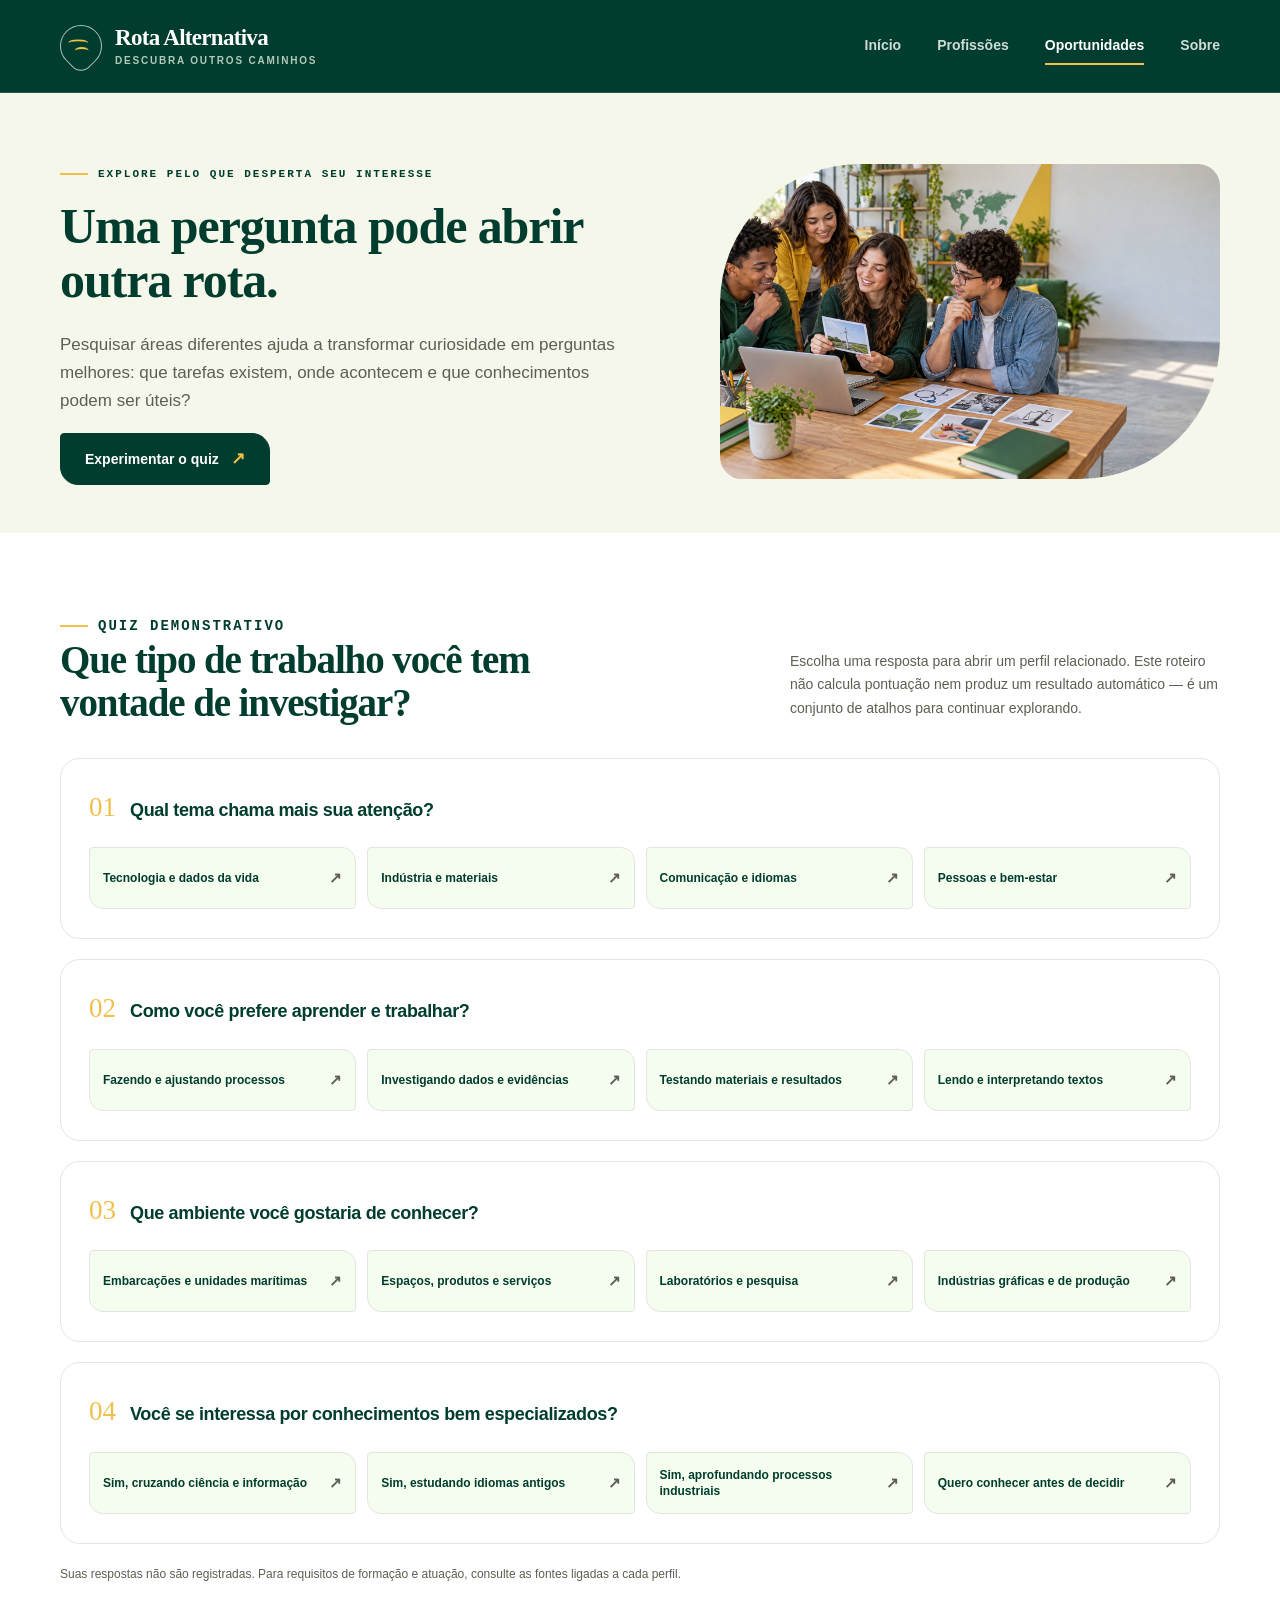
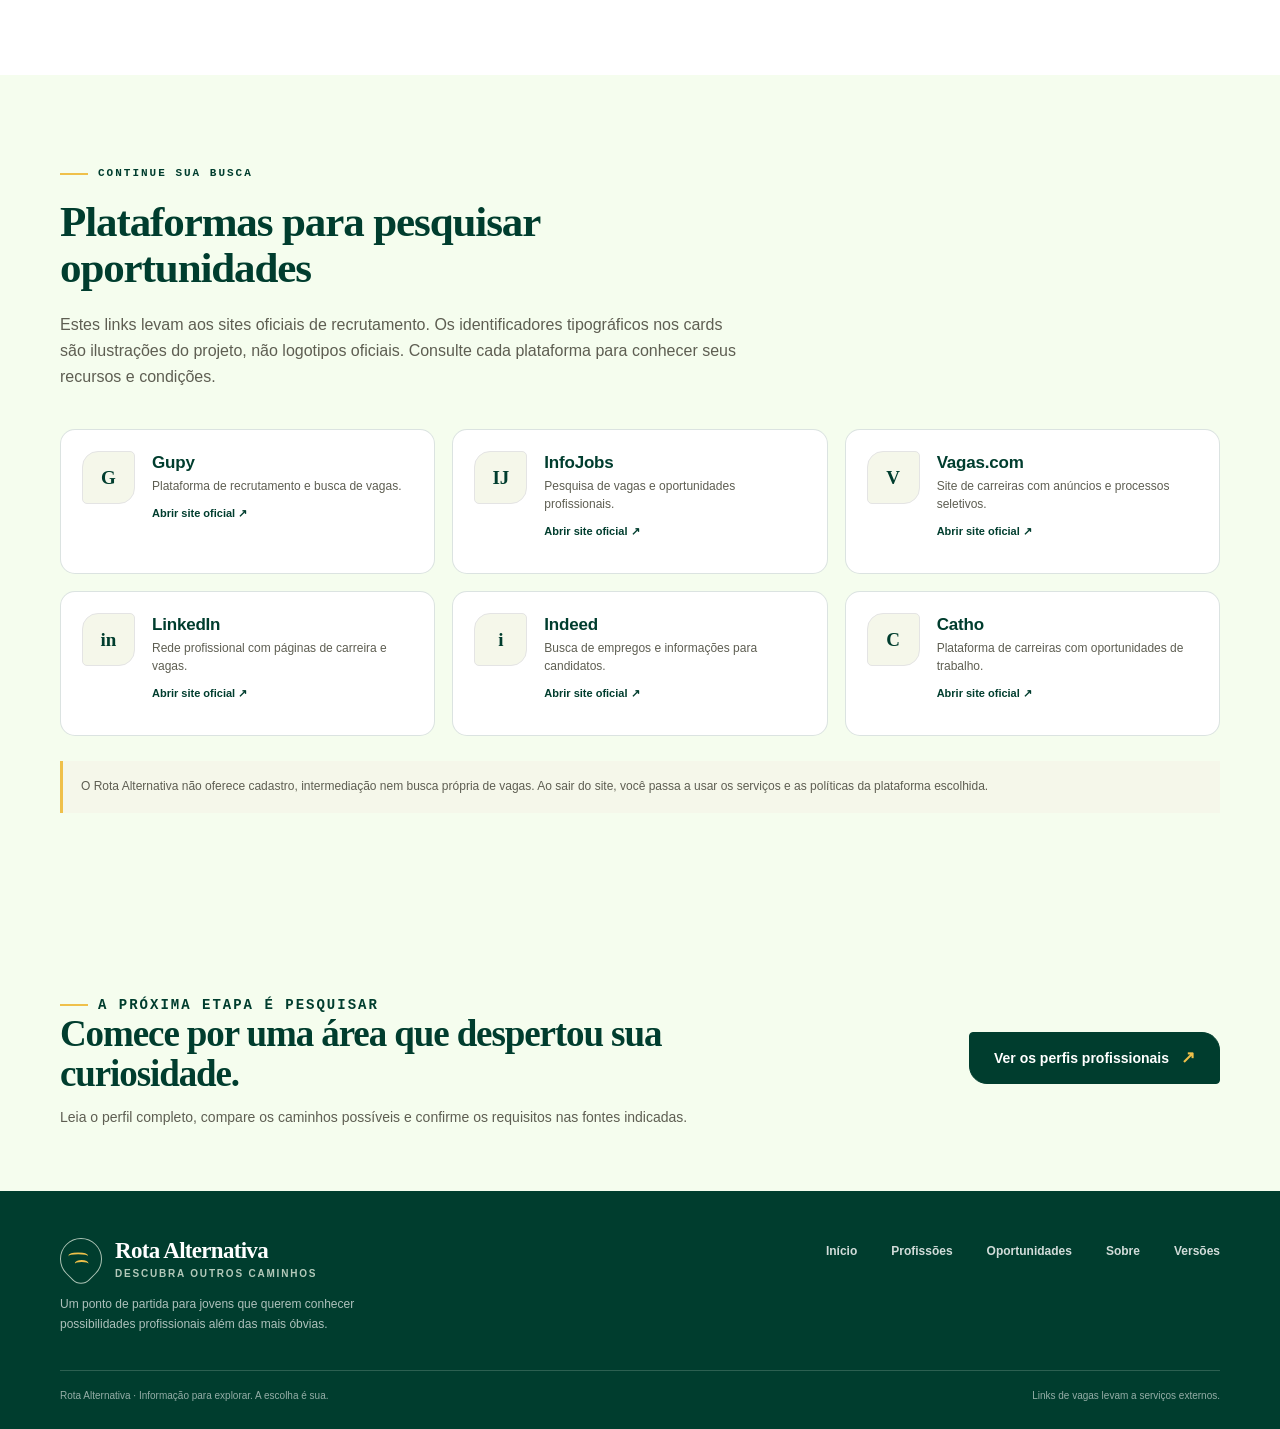
<file: oportunidadesia.html>
<!doctype html>
<html lang="pt-BR">
<head>
  <meta charset="utf-8">
  <meta name="viewport" content="width=device-width, initial-scale=1">
  <meta name="description" content="Use um quiz demonstrativo para explorar áreas profissionais e acesse plataformas externas de oportunidades.">
  <title>Oportunidades | Rota Alternativa</title>
  <link rel="stylesheet" href="estilos.css">
</head>
<body>
  <a class="skip-link" href="#conteudo">Ir para o conteúdo principal</a>
  <header class="site-header">
    <div class="site-header__inner">
      <a class="brand" href="index.html" aria-label="Rota Alternativa — início">
        <span class="brand-mark" aria-hidden="true"></span>
        <span><span class="brand-name">Rota Alternativa</span><span class="brand-caption">Descubra outros caminhos</span></span>
      </a>
      <nav class="main-nav" aria-label="Navegação principal">
        <a href="inicioia.html">Início</a>
        <a href="profissoesia.html">Profissões</a>
        <a href="oportunidadesia.html" aria-current="page">Oportunidades</a>
        <a href="sobreia.html">Sobre</a>
      </nav>
    </div>
  </header>

  <main id="conteudo">
    <section class="quiz-intro">
      <div class="container quiz-intro__layout">
        <div>
          <p class="eyebrow">Explore pelo que desperta seu interesse</p>
          <h1>Uma pergunta pode abrir outra rota.</h1>
          <p class="lead">Pesquisar áreas diferentes ajuda a transformar curiosidade em perguntas melhores: que tarefas existem, onde acontecem e que conhecimentos podem ser úteis?</p>
          <a class="button" href="#quiz">Experimentar o quiz</a>
        </div>
        <figure class="quiz-intro__image">
          <img src="img/oportunidades.jpg" width="2560" height="1440" alt="Jovens conversam em grupo e exploram ideias de carreira com cadernos e um computador">
        </figure>
      </div>
    </section>

    <section class="quiz-section" id="quiz" aria-labelledby="quiz-titulo">
      <div class="container">
        <div class="quiz-heading">
          <div>
            <p class="eyebrow">Quiz demonstrativo</p>
            <h2 id="quiz-titulo">Que tipo de trabalho você tem vontade de investigar?</h2>
          </div>
          <p>Escolha uma resposta para abrir um perfil relacionado. Este roteiro não calcula pontuação nem produz um resultado automático — é um conjunto de atalhos para continuar explorando.</p>
        </div>

        <section class="quiz-question" aria-labelledby="pergunta-1">
          <div class="quiz-question__heading"><span class="quiz-question__number">01</span><h3 id="pergunta-1">Qual tema chama mais sua atenção?</h3></div>
          <div class="quiz-options">
            <a class="quiz-option" href="profissoesia.html#bioinformacionista">Tecnologia e dados da vida</a>
            <a class="quiz-option" href="profissoesia.html#metalurgia">Indústria e materiais</a>
            <a class="quiz-option" href="profissoesia.html#tradutor-linguas-antigas">Comunicação e idiomas</a>
            <a class="quiz-option" href="profissoesia.html#gerontodesign">Pessoas e bem-estar</a>
          </div>
        </section>

        <section class="quiz-question" aria-labelledby="pergunta-2">
          <div class="quiz-question__heading"><span class="quiz-question__number">02</span><h3 id="pergunta-2">Como você prefere aprender e trabalhar?</h3></div>
          <div class="quiz-options">
            <a class="quiz-option" href="profissoesia.html#flexografia">Fazendo e ajustando processos</a>
            <a class="quiz-option" href="profissoesia.html#bioinformacionista">Investigando dados e evidências</a>
            <a class="quiz-option" href="profissoesia.html#metalurgia">Testando materiais e resultados</a>
            <a class="quiz-option" href="profissoesia.html#tradutor-linguas-antigas">Lendo e interpretando textos</a>
          </div>
        </section>

        <section class="quiz-question" aria-labelledby="pergunta-3">
          <div class="quiz-question__heading"><span class="quiz-question__number">03</span><h3 id="pergunta-3">Que ambiente você gostaria de conhecer?</h3></div>
          <div class="quiz-options">
            <a class="quiz-option" href="profissoesia.html#trabalho-embarcado">Embarcações e unidades marítimas</a>
            <a class="quiz-option" href="profissoesia.html#gerontodesign">Espaços, produtos e serviços</a>
            <a class="quiz-option" href="profissoesia.html#bioinformacionista">Laboratórios e pesquisa</a>
            <a class="quiz-option" href="profissoesia.html#flexografia">Indústrias gráficas e de produção</a>
          </div>
        </section>

        <section class="quiz-question" aria-labelledby="pergunta-4">
          <div class="quiz-question__heading"><span class="quiz-question__number">04</span><h3 id="pergunta-4">Você se interessa por conhecimentos bem especializados?</h3></div>
          <div class="quiz-options">
            <a class="quiz-option" href="profissoesia.html#bioinformacionista">Sim, cruzando ciência e informação</a>
            <a class="quiz-option" href="profissoesia.html#tradutor-linguas-antigas">Sim, estudando idiomas antigos</a>
            <a class="quiz-option" href="profissoesia.html#metalurgia">Sim, aprofundando processos industriais</a>
            <a class="quiz-option" href="profissoesia.html#gerontodesign">Quero conhecer antes de decidir</a>
          </div>
        </section>
        <p class="quiz-disclaimer">Suas respostas não são registradas. Para requisitos de formação e atuação, consulte as fontes ligadas a cada perfil.</p>
      </div>
    </section>

    <section class="platform-section" id="plataformas" aria-labelledby="plataformas-titulo">
      <div class="container">
        <div class="section-intro">
          <p class="eyebrow">Continue sua busca</p>
          <h2 id="plataformas-titulo">Plataformas para pesquisar oportunidades</h2>
          <p>Estes links levam aos sites oficiais de recrutamento. Os identificadores tipográficos nos cards são ilustrações do projeto, não logotipos oficiais. Consulte cada plataforma para conhecer seus recursos e condições.</p>
        </div>
        <div class="platform-grid">
          <a class="platform-card" href="https://www.gupy.io/" target="_blank" rel="noopener noreferrer" aria-label="Acessar o site oficial da Gupy, em nova aba">
            <span class="platform-mark" aria-hidden="true">G</span>
            <div><h3>Gupy</h3><p>Plataforma de recrutamento e busca de vagas.</p><span class="platform-card__arrow">Abrir site oficial ↗</span></div>
          </a>
          <a class="platform-card" href="https://www.infojobs.com.br/" target="_blank" rel="noopener noreferrer" aria-label="Acessar o site oficial da InfoJobs, em nova aba">
            <span class="platform-mark" aria-hidden="true">IJ</span>
            <div><h3>InfoJobs</h3><p>Pesquisa de vagas e oportunidades profissionais.</p><span class="platform-card__arrow">Abrir site oficial ↗</span></div>
          </a>
          <a class="platform-card" href="https://www.vagas.com.br/" target="_blank" rel="noopener noreferrer" aria-label="Acessar o site oficial da Vagas.com, em nova aba">
            <span class="platform-mark" aria-hidden="true">V</span>
            <div><h3>Vagas.com</h3><p>Site de carreiras com anúncios e processos seletivos.</p><span class="platform-card__arrow">Abrir site oficial ↗</span></div>
          </a>
          <a class="platform-card" href="https://www.linkedin.com/" target="_blank" rel="noopener noreferrer" aria-label="Acessar o site oficial do LinkedIn, em nova aba">
            <span class="platform-mark" aria-hidden="true">in</span>
            <div><h3>LinkedIn</h3><p>Rede profissional com páginas de carreira e vagas.</p><span class="platform-card__arrow">Abrir site oficial ↗</span></div>
          </a>
          <a class="platform-card" href="https://br.indeed.com/" target="_blank" rel="noopener noreferrer" aria-label="Acessar o site oficial do Indeed Brasil, em nova aba">
            <span class="platform-mark" aria-hidden="true">i</span>
            <div><h3>Indeed</h3><p>Busca de empregos e informações para candidatos.</p><span class="platform-card__arrow">Abrir site oficial ↗</span></div>
          </a>
          <a class="platform-card" href="https://www.catho.com.br/" target="_blank" rel="noopener noreferrer" aria-label="Acessar o site oficial da Catho, em nova aba">
            <span class="platform-mark" aria-hidden="true">C</span>
            <div><h3>Catho</h3><p>Plataforma de carreiras com oportunidades de trabalho.</p><span class="platform-card__arrow">Abrir site oficial ↗</span></div>
          </a>
        </div>
        <p class="inline-note platform-note">O Rota Alternativa não oferece cadastro, intermediação nem busca própria de vagas. Ao sair do site, você passa a usar os serviços e as políticas da plataforma escolhida.</p>
      </div>
    </section>

    <section class="closing-cta" aria-labelledby="voltar-titulo">
      <div class="container closing-cta__inner">
        <div>
          <p class="eyebrow">A próxima etapa é pesquisar</p>
          <h2 id="voltar-titulo">Comece por uma área que despertou sua curiosidade.</h2>
          <p>Leia o perfil completo, compare os caminhos possíveis e confirme os requisitos nas fontes indicadas.</p>
        </div>
        <a class="button" href="profissoesia.html">Ver os perfis profissionais</a>
      </div>
    </section>
  </main>

  <footer class="site-footer">
    <div class="container">
      <div class="site-footer__top">
        <div>
          <a class="brand" href="inicioia.html" aria-label="Rota Alternativa — início">
            <span class="brand-mark" aria-hidden="true"></span>
            <span><span class="brand-name">Rota Alternativa</span><span class="brand-caption">Descubra outros caminhos</span></span>
          </a>
          <p class="footer-description">Um ponto de partida para jovens que querem conhecer possibilidades profissionais além das mais óbvias.</p>
        </div>
        <nav class="footer-links" aria-label="Navegação do rodapé">
          <a href="inicioia.html">Início</a><a href="profissoesia.html">Profissões</a><a href="oportunidadesia.html">Oportunidades</a><a href="sobreia.html">Sobre</a><a href="index.html">Versões</a>
        </nav>
      </div>
      <div class="site-footer__bottom">
        <p>Rota Alternativa · Informação para explorar. A escolha é sua.</p>
        <p>Links de vagas levam a serviços externos.</p>
      </div>
    </div>
  </footer>
</body>
</html>
</file>
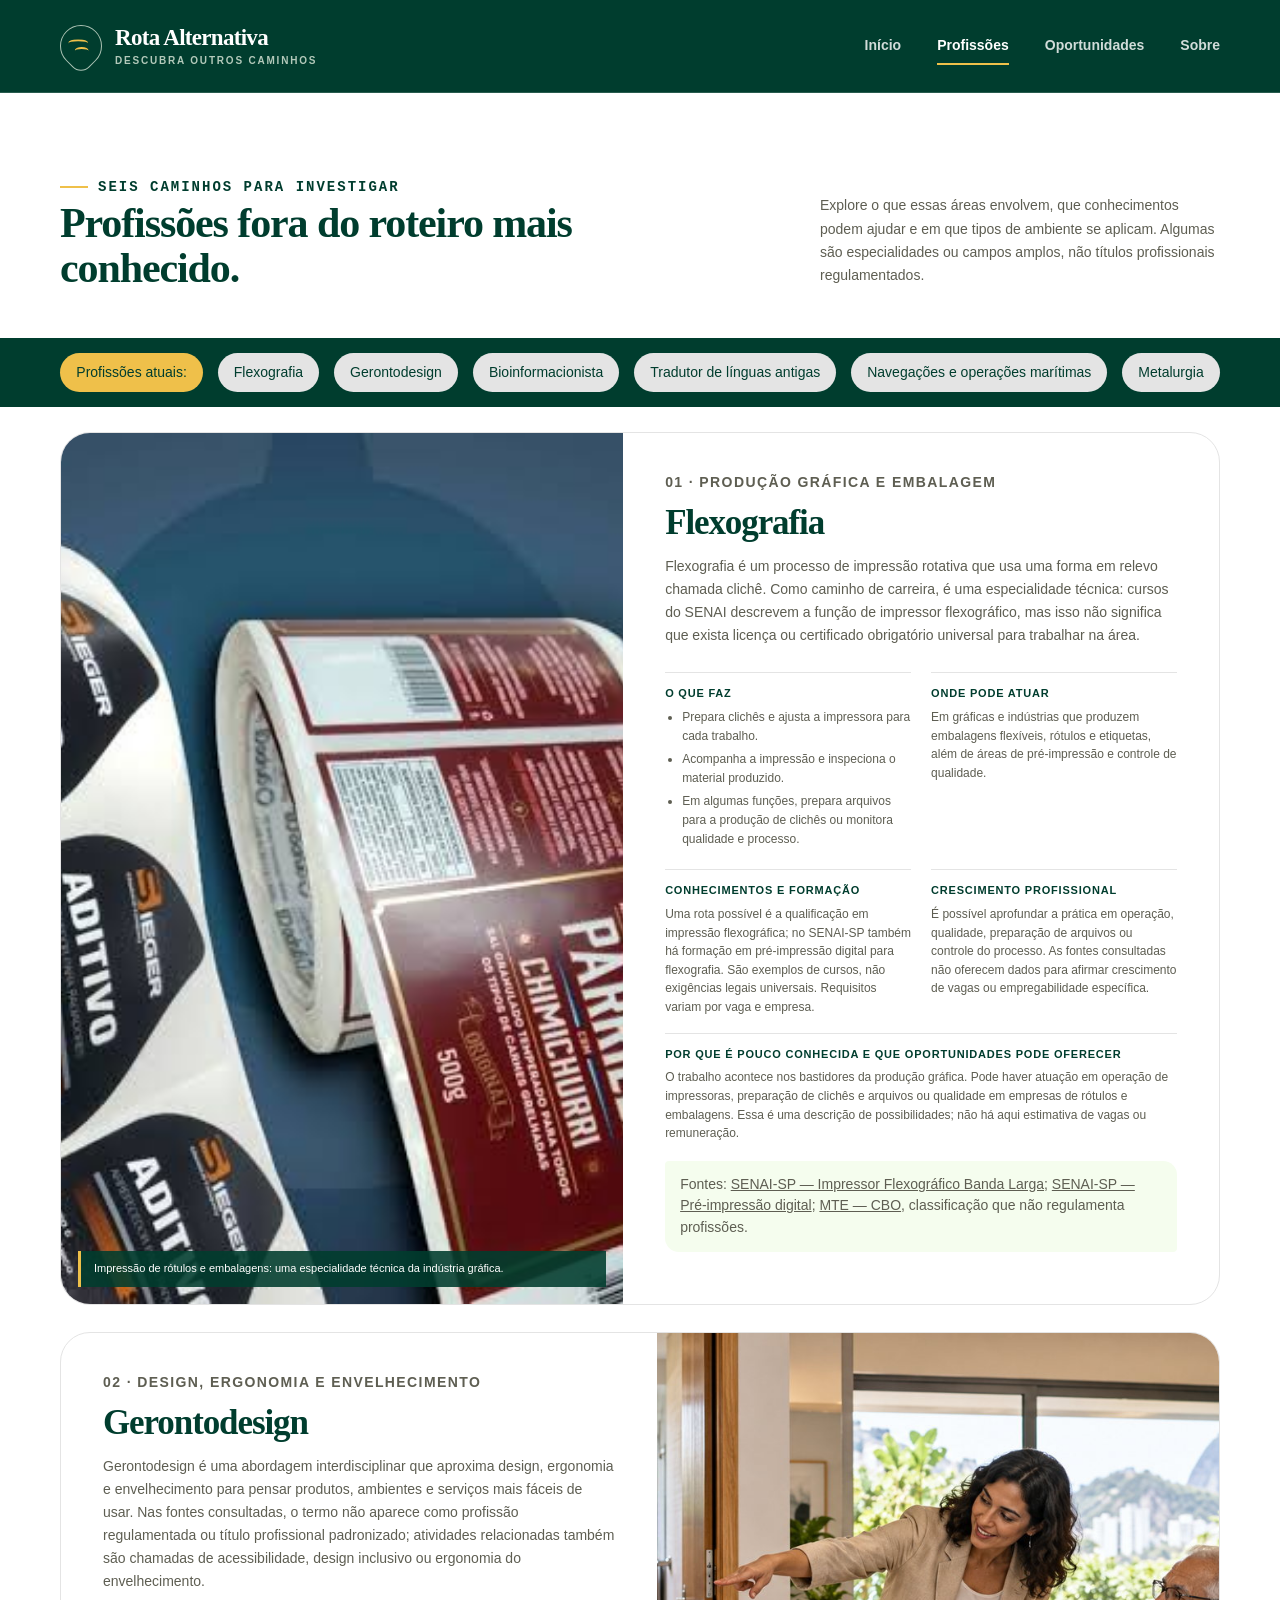
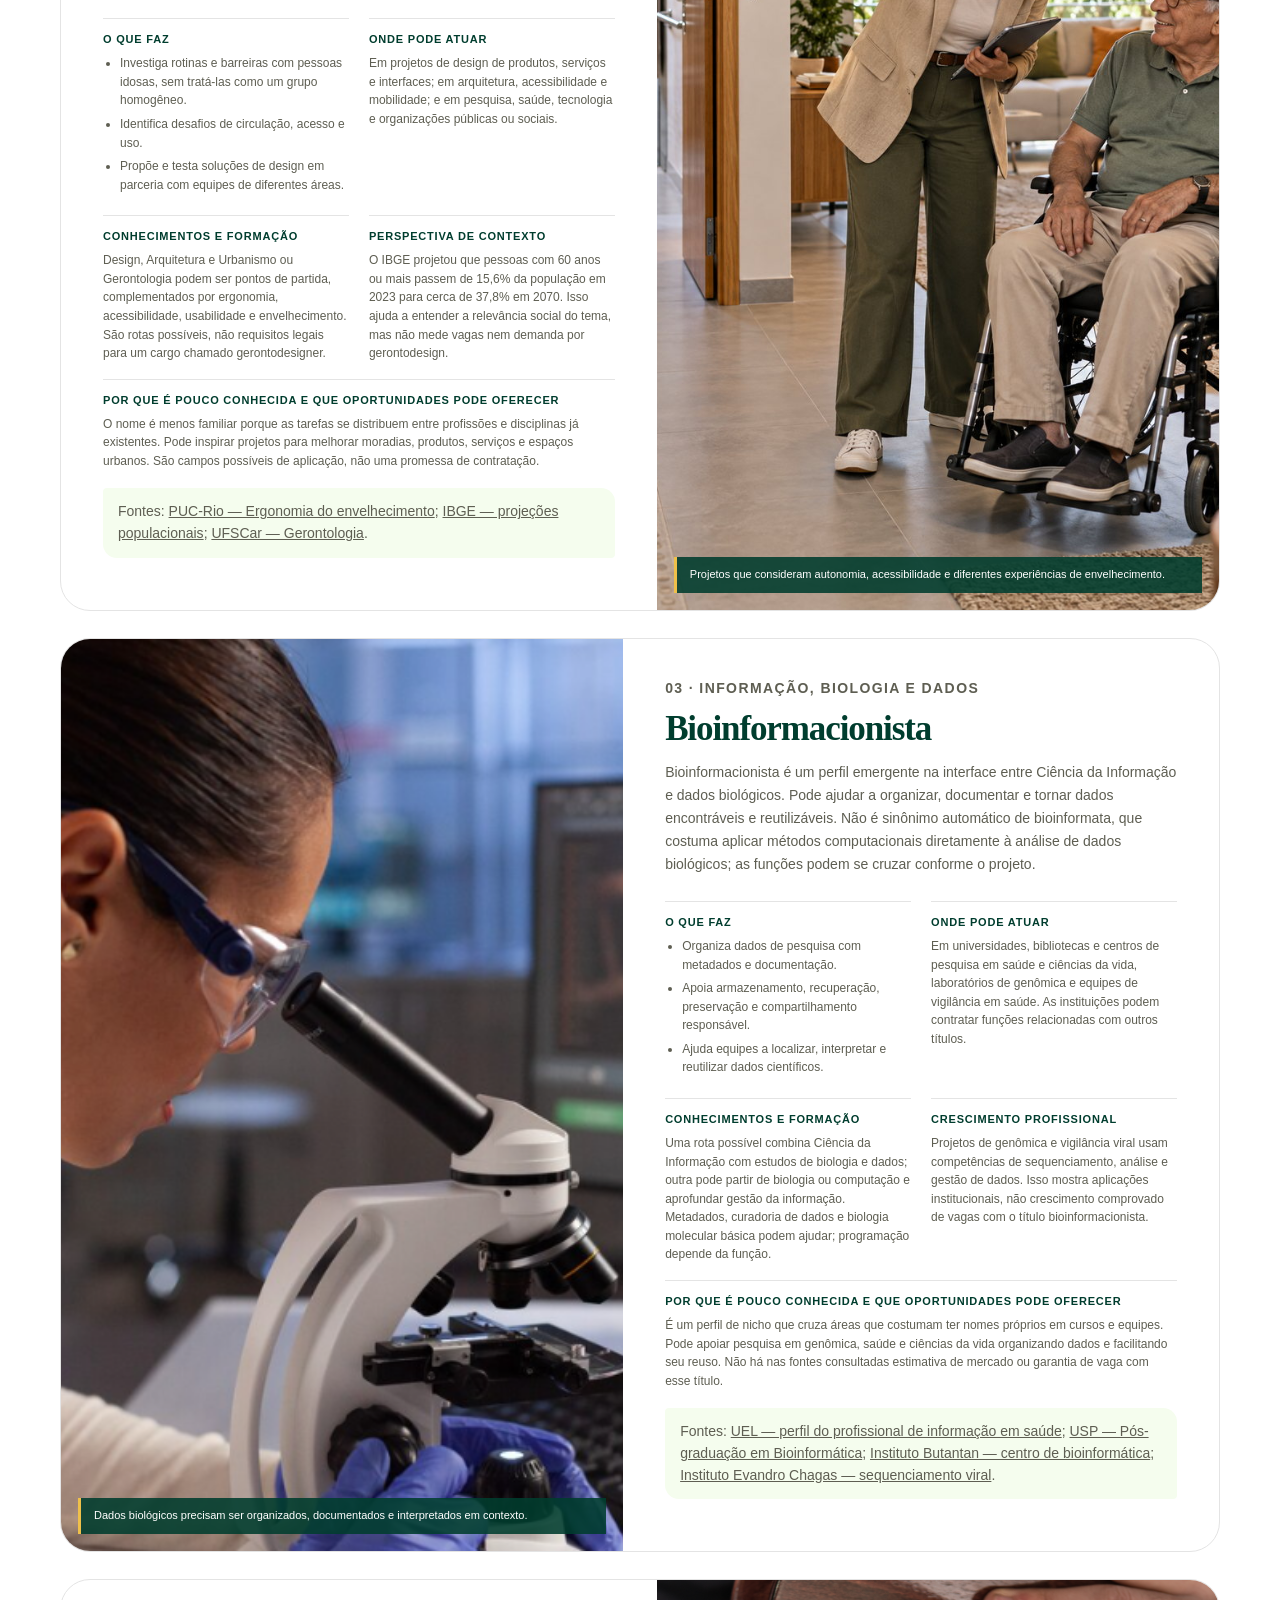
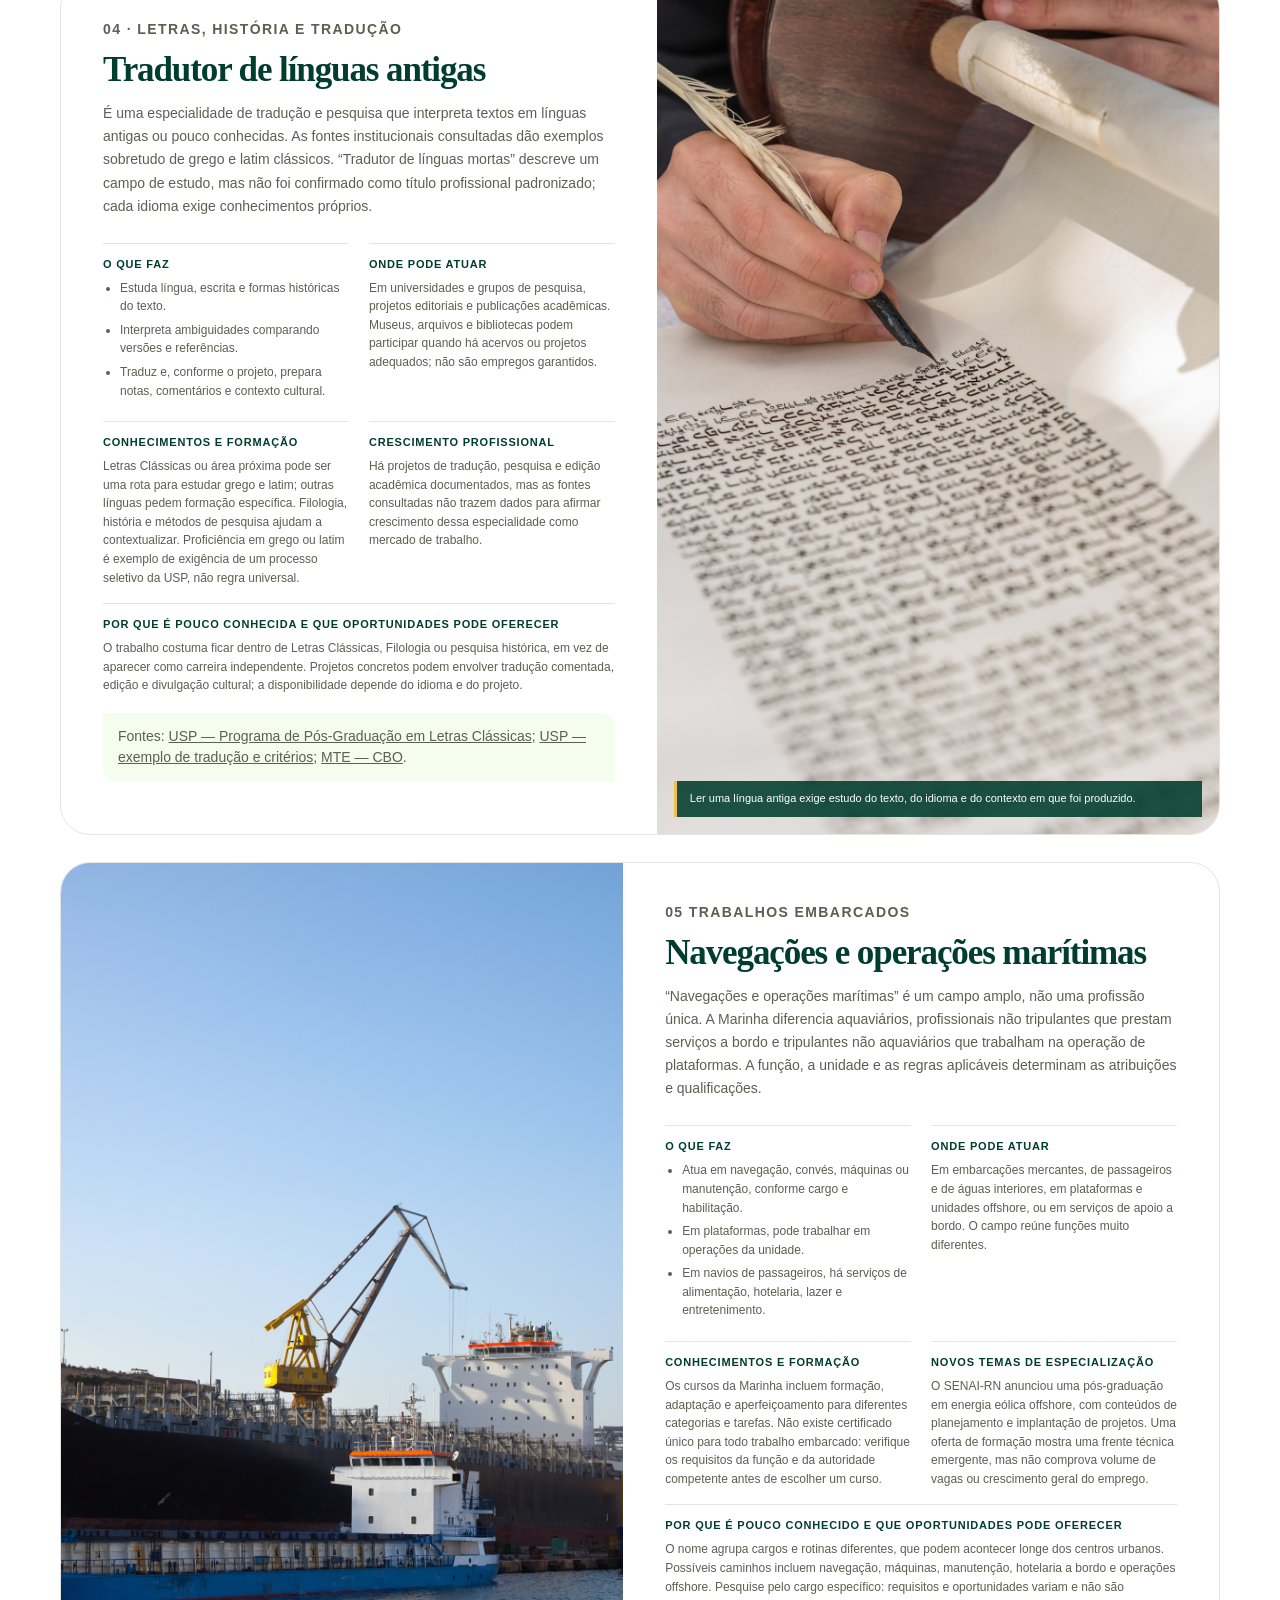
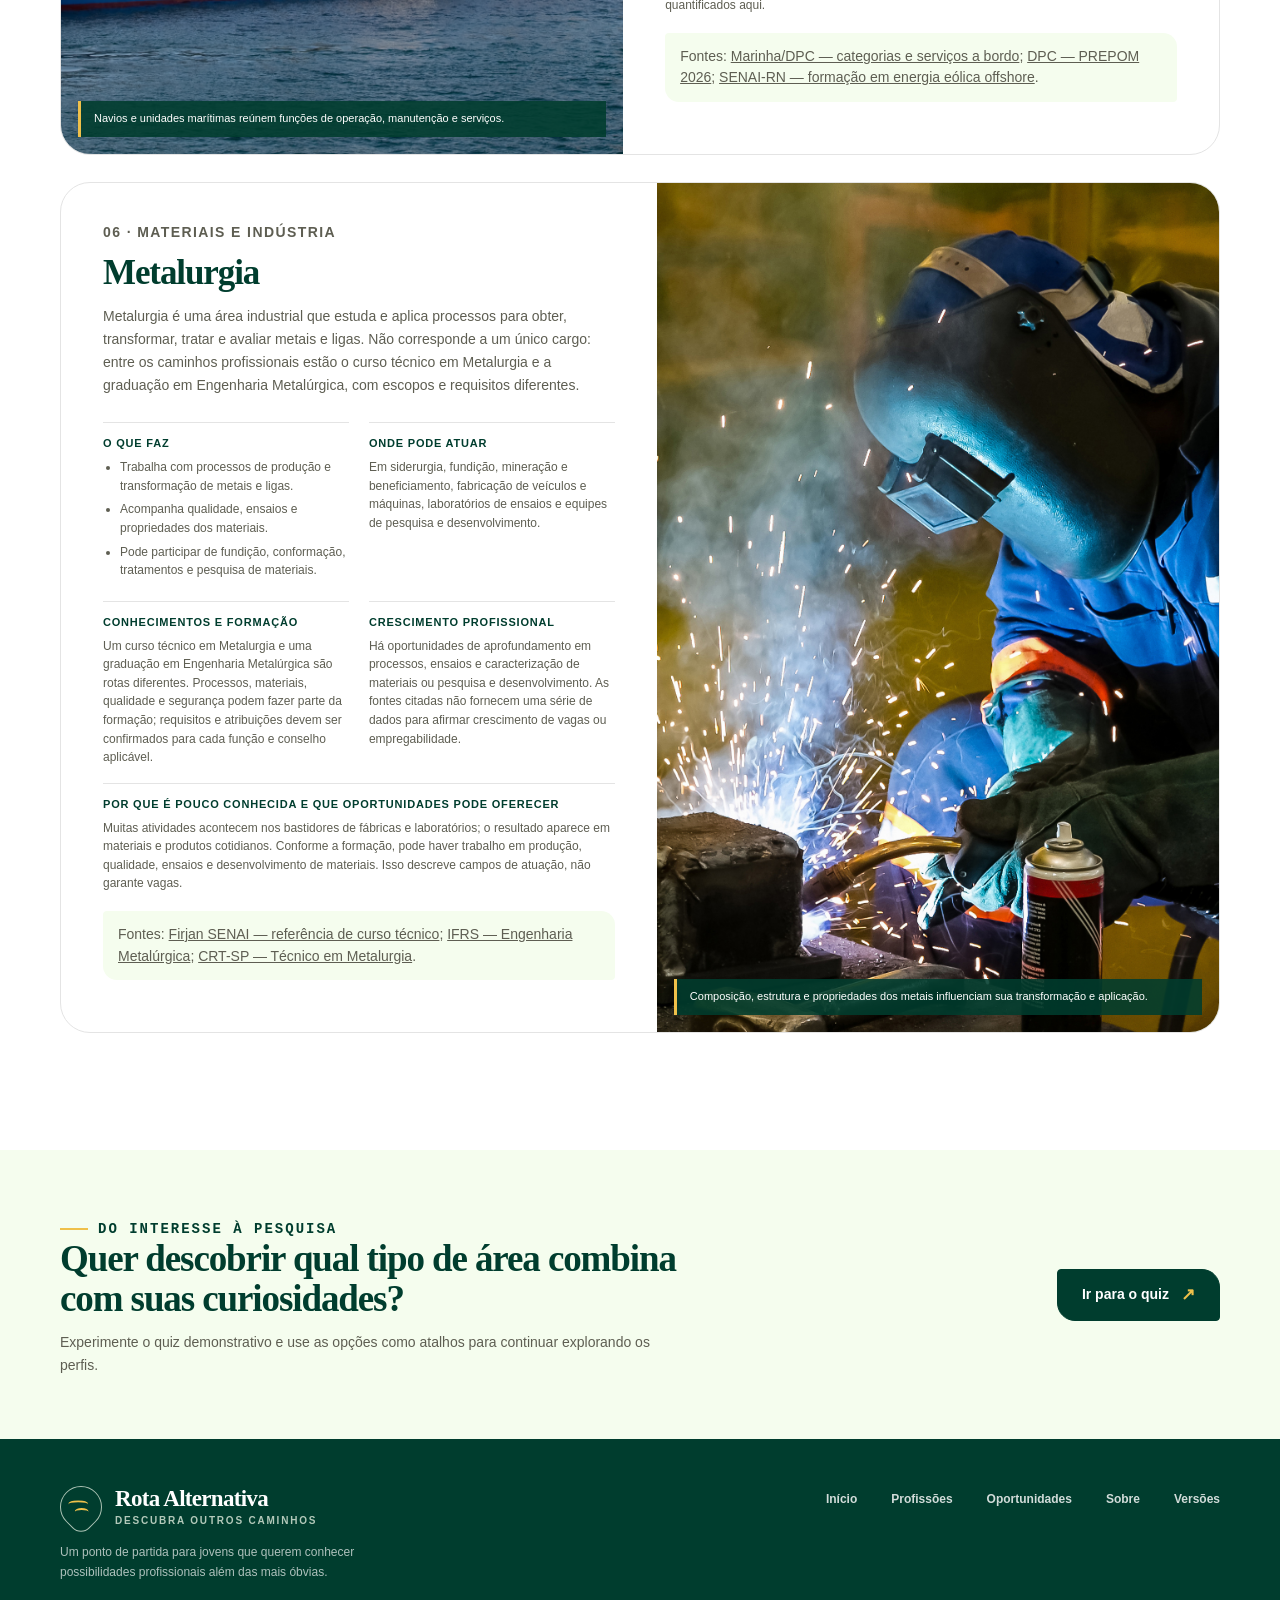
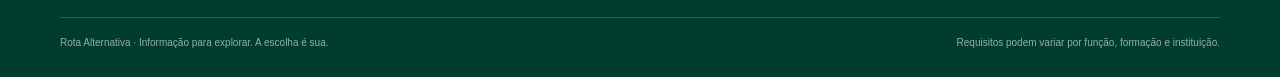
<file: profissoes.html>
<!doctype html>
<html lang="pt-BR">
<head>
  <meta charset="utf-8">
  <meta name="viewport" content="width=device-width, initial-scale=1">
  <meta name="description" content="Conheça seis áreas profissionais pouco divulgadas, o que se faz em cada uma e como continuar pesquisando."
  >
  <title>Profissões | Rota Alternativa</title>
  <link rel="stylesheet" href="css/estilos.css">
</head>
<body>
  <a class="skip-link" href="#conteudo">Ir para o conteúdo principal</a>
  <header class="site-header">
    <div class="site-header__inner">
      <a class="brand" href="index.html" aria-label="Rota Alternativa — início">
        <span class="brand-mark" aria-hidden="true"></span>
        <span><span class="brand-name">Rota Alternativa</span><span class="brand-caption">Descubra outros caminhos</span></span>
      </a>
      <nav class="main-nav" aria-label="Navegação principal">
        <a href="incio.html">Início</a>
        <a href="profissoes.html" aria-current="page">Profissões</a>
        <a href="oportunidades.html">Oportunidades</a>
        <a href="sobre.html">Sobre</a>
      </nav>
    </div>
  </header>

  <main id="conteudo">
    <section class="profession-intro">
      <div class="container profession-intro__inner">
        <div>
          <p class="eyebrow">Seis caminhos para investigar</p>
          <h1>Profissões fora do roteiro mais conhecido.</h1>
        </div>
        <p>Explore o que essas áreas envolvem, que conhecimentos podem ajudar e em que tipos de ambiente se aplicam. Algumas são especialidades ou campos amplos, não títulos profissionais regulamentados.</p>
      </div>
    </section>

    <div class="btn-group">
  <a href="#" class="btn btn-primary active" aria-current="page">Profissões atuais:</a>
  <a href="#flexografia" class="btn btn-primary">Flexografia</a>
  <a href="#gerontodesign" class="btn btn-primary">Gerontodesign</a>
  <a href="#bioinformacionista" class="btn btn-primary">Bioinformacionista</a>
  <a href="#tradutor-linguas-antigas" class="btn btn-primary">Tradutor de línguas antigas</a>
  <a href="#trabalho-embarcado" class="btn btn-primary">Navegações e operações marítimas</a>
  <a href="#metalurgia" class="btn btn-primary">Metalurgia</a>
</div>


    <section class="profession-list" aria-label="Perfis profissionais">
      <div class="container">
        <article class="profession-card" id="flexografia">
          <figure class="profession-card__media">
            <img src="img/flexografia.jpg" width="2304" height="1536" alt="Operador acompanha o processo em uma impressora industrial de embalagens">
            <figcaption>Impressão de rótulos e embalagens: uma especialidade técnica da indústria gráfica.</figcaption>
          </figure>
          <div class="profession-card__content">
            <p class="profession-card__eyebrow">01 · Produção gráfica e embalagem</p>
            <h2>Flexografia</h2>
            <p>Flexografia é um processo de impressão rotativa que usa uma forma em relevo chamada clichê. Como caminho de carreira, é uma especialidade técnica: cursos do SENAI descrevem a função de impressor flexográfico, mas isso não significa que exista licença ou certificado obrigatório universal para trabalhar na área.</p>
            <div class="profession-facts">
              <section class="profession-fact">
                <h3>O que faz</h3>
                <ul class="fact-list">
                  <li>Prepara clichês e ajusta a impressora para cada trabalho.</li>
                  <li>Acompanha a impressão e inspeciona o material produzido.</li>
                  <li>Em algumas funções, prepara arquivos para a produção de clichês ou monitora qualidade e processo.</li>
                </ul>
              </section>
              <section class="profession-fact">
                <h3>Onde pode atuar</h3>
                <p>Em gráficas e indústrias que produzem embalagens flexíveis, rótulos e etiquetas, além de áreas de pré-impressão e controle de qualidade.</p>
              </section>
              <section class="profession-fact">
                <h3>Conhecimentos e formação</h3>
                <p>Uma rota possível é a qualificação em impressão flexográfica; no SENAI-SP também há formação em pré-impressão digital para flexografia. São exemplos de cursos, não exigências legais universais. Requisitos variam por vaga e empresa.</p>
              </section>
              <section class="profession-fact">
                <h3>Crescimento profissional</h3>
                <p>É possível aprofundar a prática em operação, qualidade, preparação de arquivos ou controle do processo. As fontes consultadas não oferecem dados para afirmar crescimento de vagas ou empregabilidade específica.</p>
              </section>
              <section class="profession-fact profession-fact--wide">
                <h3>Por que é pouco conhecida e que oportunidades pode oferecer</h3>
                <p>O trabalho acontece nos bastidores da produção gráfica. Pode haver atuação em operação de impressoras, preparação de clichês e arquivos ou qualidade em empresas de rótulos e embalagens. Essa é uma descrição de possibilidades; não há aqui estimativa de vagas ou remuneração.</p>
              </section>
            </div>
            <p class="qualification-note">Fontes: <a href="https://www.sp.senai.br/curso/impressor-flexografico-banda-larga/82914" target="_blank" rel="noopener noreferrer">SENAI-SP — Impressor Flexográfico Banda Larga</a>; <a href="https://www.sp.senai.br/curso/pre-impressao-digital-para-flexografia/55963" target="_blank" rel="noopener noreferrer">SENAI-SP — Pré-impressão digital</a>; <a href="https://www.gov.br/trabalho-e-emprego/pt-br/assuntos/cbo" target="_blank" rel="noopener noreferrer">MTE — CBO</a>, classificação que não regulamenta profissões.</p>
          </div>
        </article>

        <article class="profession-card profession-card--reverse" id="gerontodesign">
          <figure class="profession-card__media">
            <img src="img/gerontodesign.jpg" width="2304" height="1536" loading="lazy" alt="Profissional de design discute um ambiente residencial acessível com uma pessoa idosa">
            <figcaption>Projetos que consideram autonomia, acessibilidade e diferentes experiências de envelhecimento.</figcaption>
          </figure>
          <div class="profession-card__content">
            <p class="profession-card__eyebrow">02 · Design, ergonomia e envelhecimento</p>
            <h2>Gerontodesign</h2>
            <p>Gerontodesign é uma abordagem interdisciplinar que aproxima design, ergonomia e envelhecimento para pensar produtos, ambientes e serviços mais fáceis de usar. Nas fontes consultadas, o termo não aparece como profissão regulamentada ou título profissional padronizado; atividades relacionadas também são chamadas de acessibilidade, design inclusivo ou ergonomia do envelhecimento.</p>
            <div class="profession-facts">
              <section class="profession-fact">
                <h3>O que faz</h3>
                <ul class="fact-list">
                  <li>Investiga rotinas e barreiras com pessoas idosas, sem tratá-las como um grupo homogêneo.</li>
                  <li>Identifica desafios de circulação, acesso e uso.</li>
                  <li>Propõe e testa soluções de design em parceria com equipes de diferentes áreas.</li>
                </ul>
              </section>
              <section class="profession-fact">
                <h3>Onde pode atuar</h3>
                <p>Em projetos de design de produtos, serviços e interfaces; em arquitetura, acessibilidade e mobilidade; e em pesquisa, saúde, tecnologia e organizações públicas ou sociais.</p>
              </section>
              <section class="profession-fact">
                <h3>Conhecimentos e formação</h3>
                <p>Design, Arquitetura e Urbanismo ou Gerontologia podem ser pontos de partida, complementados por ergonomia, acessibilidade, usabilidade e envelhecimento. São rotas possíveis, não requisitos legais para um cargo chamado gerontodesigner.</p>
              </section>
              <section class="profession-fact">
                <h3>Perspectiva de contexto</h3>
                <p>O IBGE projetou que pessoas com 60 anos ou mais passem de 15,6% da população em 2023 para cerca de 37,8% em 2070. Isso ajuda a entender a relevância social do tema, mas não mede vagas nem demanda por gerontodesign.</p>
              </section>
              <section class="profession-fact profession-fact--wide">
                <h3>Por que é pouco conhecida e que oportunidades pode oferecer</h3>
                <p>O nome é menos familiar porque as tarefas se distribuem entre profissões e disciplinas já existentes. Pode inspirar projetos para melhorar moradias, produtos, serviços e espaços urbanos. São campos possíveis de aplicação, não uma promessa de contratação.</p>
              </section>
            </div>
            <p class="qualification-note">Fontes: <a href="https://periodicos.puc-rio.br/revistaergodesign-hci/article/view/58" target="_blank" rel="noopener noreferrer">PUC-Rio — Ergonomia do envelhecimento</a>; <a href="https://agenciadenoticias.ibge.gov.br/agencia-noticias/2012-agencia-de-noticias/noticias/41056-populacao-do-pais-vai-parar-de-crescer-em-2041" target="_blank" rel="noopener noreferrer">IBGE — projeções populacionais</a>; <a href="https://www.prograd.ufscar.br/pt-br/cursos/cursos-oferecidos/gerontologia" target="_blank" rel="noopener noreferrer">UFSCar — Gerontologia</a>.</p>
          </div>
        </article>

        <article class="profession-card" id="bioinformacionista">
          <figure class="profession-card__media">
            <img src="img/bioinformacionista.png" width="2304" height="1536" loading="lazy" alt="Pesquisadora examina dados genéticos em uma estação de trabalho de laboratório">
            <figcaption>Dados biológicos precisam ser organizados, documentados e interpretados em contexto.</figcaption>
          </figure>
          <div class="profession-card__content">
            <p class="profession-card__eyebrow">03 · Informação, biologia e dados</p>
            <h2>Bioinformacionista</h2>
            <p>Bioinformacionista é um perfil emergente na interface entre Ciência da Informação e dados biológicos. Pode ajudar a organizar, documentar e tornar dados encontráveis e reutilizáveis. Não é sinônimo automático de bioinformata, que costuma aplicar métodos computacionais diretamente à análise de dados biológicos; as funções podem se cruzar conforme o projeto.</p>
            <div class="profession-facts">
              <section class="profession-fact">
                <h3>O que faz</h3>
                <ul class="fact-list">
                  <li>Organiza dados de pesquisa com metadados e documentação.</li>
                  <li>Apoia armazenamento, recuperação, preservação e compartilhamento responsável.</li>
                  <li>Ajuda equipes a localizar, interpretar e reutilizar dados científicos.</li>
                </ul>
              </section>
              <section class="profession-fact">
                <h3>Onde pode atuar</h3>
                <p>Em universidades, bibliotecas e centros de pesquisa em saúde e ciências da vida, laboratórios de genômica e equipes de vigilância em saúde. As instituições podem contratar funções relacionadas com outros títulos.</p>
              </section>
              <section class="profession-fact">
                <h3>Conhecimentos e formação</h3>
                <p>Uma rota possível combina Ciência da Informação com estudos de biologia e dados; outra pode partir de biologia ou computação e aprofundar gestão da informação. Metadados, curadoria de dados e biologia molecular básica podem ajudar; programação depende da função.</p>
              </section>
              <section class="profession-fact">
                <h3>Crescimento profissional</h3>
                <p>Projetos de genômica e vigilância viral usam competências de sequenciamento, análise e gestão de dados. Isso mostra aplicações institucionais, não crescimento comprovado de vagas com o título bioinformacionista.</p>
              </section>
              <section class="profession-fact profession-fact--wide">
                <h3>Por que é pouco conhecida e que oportunidades pode oferecer</h3>
                <p>É um perfil de nicho que cruza áreas que costumam ter nomes próprios em cursos e equipes. Pode apoiar pesquisa em genômica, saúde e ciências da vida organizando dados e facilitando seu reuso. Não há nas fontes consultadas estimativa de mercado ou garantia de vaga com esse título.</p>
              </section>
            </div>
            <p class="qualification-note">Fontes: <a href="https://www.uel.br/revistas/uel/index.php/infoprof/article/view/41538" target="_blank" rel="noopener noreferrer">UEL — perfil do profissional de informação em saúde</a>; <a href="https://www.iq.usp.br/portaliqusp/?q=pt-br/pos-bioinformatica" target="_blank" rel="noopener noreferrer">USP — Pós-graduação em Bioinformática</a>; <a href="https://butantan.gov.br/pesquisa/desenvolvimento-cientifico/centro-de-bioinformatica-e-de-biologia-computacional" target="_blank" rel="noopener noreferrer">Instituto Butantan — centro de bioinformática</a>; <a href="https://www.gov.br/iec/pt-br/assuntos/noticias/iec-sedia-treinamento-em-sequenciamento-viral-com-especialistas-da-fiocruz" target="_blank" rel="noopener noreferrer">Instituto Evandro Chagas — sequenciamento viral</a>.</p>
          </div>
        </article>

        <article class="profession-card profession-card--reverse" id="tradutor-linguas-antigas">
          <figure class="profession-card__media">
            <img src="img/tradutor.jpg" width="2304" height="1536" loading="lazy" alt="Pesquisadora consulta tabuletas com escrita cuneiforme e anotações em uma biblioteca">
            <figcaption>Ler uma língua antiga exige estudo do texto, do idioma e do contexto em que foi produzido.</figcaption>
          </figure>
          <div class="profession-card__content">
            <p class="profession-card__eyebrow">04 · Letras, história e tradução</p>
            <h2>Tradutor de línguas antigas</h2>
            <p>É uma especialidade de tradução e pesquisa que interpreta textos em línguas antigas ou pouco conhecidas. As fontes institucionais consultadas dão exemplos sobretudo de grego e latim clássicos. “Tradutor de línguas mortas” descreve um campo de estudo, mas não foi confirmado como título profissional padronizado; cada idioma exige conhecimentos próprios.</p>
            <div class="profession-facts">
              <section class="profession-fact">
                <h3>O que faz</h3>
                <ul class="fact-list">
                  <li>Estuda língua, escrita e formas históricas do texto.</li>
                  <li>Interpreta ambiguidades comparando versões e referências.</li>
                  <li>Traduz e, conforme o projeto, prepara notas, comentários e contexto cultural.</li>
                </ul>
              </section>
              <section class="profession-fact">
                <h3>Onde pode atuar</h3>
                <p>Em universidades e grupos de pesquisa, projetos editoriais e publicações acadêmicas. Museus, arquivos e bibliotecas podem participar quando há acervos ou projetos adequados; não são empregos garantidos.</p>
              </section>
              <section class="profession-fact">
                <h3>Conhecimentos e formação</h3>
                <p>Letras Clássicas ou área próxima pode ser uma rota para estudar grego e latim; outras línguas pedem formação específica. Filologia, história e métodos de pesquisa ajudam a contextualizar. Proficiência em grego ou latim é exemplo de exigência de um processo seletivo da USP, não regra universal.</p>
              </section>
              <section class="profession-fact">
                <h3>Crescimento profissional</h3>
                <p>Há projetos de tradução, pesquisa e edição acadêmica documentados, mas as fontes consultadas não trazem dados para afirmar crescimento dessa especialidade como mercado de trabalho.</p>
              </section>
              <section class="profession-fact profession-fact--wide">
                <h3>Por que é pouco conhecida e que oportunidades pode oferecer</h3>
                <p>O trabalho costuma ficar dentro de Letras Clássicas, Filologia ou pesquisa histórica, em vez de aparecer como carreira independente. Projetos concretos podem envolver tradução comentada, edição e divulgação cultural; a disponibilidade depende do idioma e do projeto.</p>
              </section>
            </div>
            <p class="qualification-note">Fontes: <a href="http://ppglc.fflch.usp.br/o-programa-de-pos-graduacao-em-letras-classicas" target="_blank" rel="noopener noreferrer">USP — Programa de Pós-Graduação em Letras Clássicas</a>; <a href="https://revistas.usp.br/clt/article/view/49486" target="_blank" rel="noopener noreferrer">USP — exemplo de tradução e critérios</a>; <a href="https://www.gov.br/trabalho-e-emprego/pt-br/assuntos/cbo" target="_blank" rel="noopener noreferrer">MTE — CBO</a>.</p>
          </div>
        </article>

        <article class="profession-card" id="trabalho-embarcado">
          <figure class="profession-card__media">
            <img src="img/embarcado.jpg" width="2304" height="1536" loading="lazy" alt="Profissional com equipamento de proteção verifica instalações no convés de uma embarcação">
            <figcaption>Navios e unidades marítimas reúnem funções de operação, manutenção e serviços.</figcaption>
          </figure>
          <div class="profession-card__content">
            <p class="profession-card__eyebrow">05 TRABALHOS EMBARCADOS</p>
            <h2>Navegações e operações marítimas</h2>
            <p>“Navegações e operações marítimas” é um campo amplo, não uma profissão única. A Marinha diferencia aquaviários, profissionais não tripulantes que prestam serviços a bordo e tripulantes não aquaviários que trabalham na operação de plataformas. A função, a unidade e as regras aplicáveis determinam as atribuições e qualificações.</p>
            <div class="profession-facts">
              <section class="profession-fact">
                <h3>O que faz</h3>
                <ul class="fact-list">
                  <li>Atua em navegação, convés, máquinas ou manutenção, conforme cargo e habilitação.</li>
                  <li>Em plataformas, pode trabalhar em operações da unidade.</li>
                  <li>Em navios de passageiros, há serviços de alimentação, hotelaria, lazer e entretenimento.</li>
                </ul>
              </section>
              <section class="profession-fact">
                <h3>Onde pode atuar</h3>
                <p>Em embarcações mercantes, de passageiros e de águas interiores, em plataformas e unidades offshore, ou em serviços de apoio a bordo. O campo reúne funções muito diferentes.</p>
              </section>
              <section class="profession-fact">
                <h3>Conhecimentos e formação</h3>
                <p>Os cursos da Marinha incluem formação, adaptação e aperfeiçoamento para diferentes categorias e tarefas. Não existe certificado único para todo trabalho embarcado: verifique os requisitos da função e da autoridade competente antes de escolher um curso.</p>
              </section>
              <section class="profession-fact">
                <h3>Novos temas de especialização</h3>
                <p>O SENAI-RN anunciou uma pós-graduação em energia eólica offshore, com conteúdos de planejamento e implantação de projetos. Uma oferta de formação mostra uma frente técnica emergente, mas não comprova volume de vagas ou crescimento geral do emprego.</p>
              </section>
              <section class="profession-fact profession-fact--wide">
                <h3>Por que é pouco conhecido e que oportunidades pode oferecer</h3>
                <p>O nome agrupa cargos e rotinas diferentes, que podem acontecer longe dos centros urbanos. Possíveis caminhos incluem navegação, máquinas, manutenção, hotelaria a bordo e operações offshore. Pesquise pelo cargo específico: requisitos e oportunidades variam e não são quantificados aqui.</p>
              </section>
            </div>
            <p class="qualification-note">Fontes: <a href="https://www.marinha.mil.br/dpc/profissional-nao-tripulante-tripulante-nao-aquaviario-e-profissional-de-protecao-maritima" target="_blank" rel="noopener noreferrer">Marinha/DPC — categorias e serviços a bordo</a>; <a href="https://assets.marinha.mil.br/dpc/sites/www.marinha.mil.br.dpc/files/2026-08/PREPOM202607082026.pdf" target="_blank" rel="noopener noreferrer">DPC — PREPOM 2026</a>; <a href="https://www.rn.senai.br/faeti-senai-rn-abre-inscricoes-para-primeira-pos-graduacao-brasil-em-energia-eolica-offshore/" target="_blank" rel="noopener noreferrer">SENAI-RN — formação em energia eólica offshore</a>.</p>
          </div>
        </article>

        <article class="profession-card profession-card--reverse" id="metalurgia">
          <figure class="profession-card__media">
            <img src="img/metalurgia.jpg" width="2304" height="1536" loading="lazy" alt="Técnica com equipamento de proteção examina uma amostra metálica em uma fundição">
            <figcaption>Composição, estrutura e propriedades dos metais influenciam sua transformação e aplicação.</figcaption>
          </figure>
          <div class="profession-card__content">
            <p class="profession-card__eyebrow">06 · Materiais e indústria</p>
            <h2>Metalurgia</h2>
            <p>Metalurgia é uma área industrial que estuda e aplica processos para obter, transformar, tratar e avaliar metais e ligas. Não corresponde a um único cargo: entre os caminhos profissionais estão o curso técnico em Metalurgia e a graduação em Engenharia Metalúrgica, com escopos e requisitos diferentes.</p>
            <div class="profession-facts">
              <section class="profession-fact">
                <h3>O que faz</h3>
                <ul class="fact-list">
                  <li>Trabalha com processos de produção e transformação de metais e ligas.</li>
                  <li>Acompanha qualidade, ensaios e propriedades dos materiais.</li>
                  <li>Pode participar de fundição, conformação, tratamentos e pesquisa de materiais.</li>
                </ul>
              </section>
              <section class="profession-fact">
                <h3>Onde pode atuar</h3>
                <p>Em siderurgia, fundição, mineração e beneficiamento, fabricação de veículos e máquinas, laboratórios de ensaios e equipes de pesquisa e desenvolvimento.</p>
              </section>
              <section class="profession-fact">
                <h3>Conhecimentos e formação</h3>
                <p>Um curso técnico em Metalurgia e uma graduação em Engenharia Metalúrgica são rotas diferentes. Processos, materiais, qualidade e segurança podem fazer parte da formação; requisitos e atribuições devem ser confirmados para cada função e conselho aplicável.</p>
              </section>
              <section class="profession-fact">
                <h3>Crescimento profissional</h3>
                <p>Há oportunidades de aprofundamento em processos, ensaios e caracterização de materiais ou pesquisa e desenvolvimento. As fontes citadas não fornecem uma série de dados para afirmar crescimento de vagas ou empregabilidade.</p>
              </section>
              <section class="profession-fact profession-fact--wide">
                <h3>Por que é pouco conhecida e que oportunidades pode oferecer</h3>
                <p>Muitas atividades acontecem nos bastidores de fábricas e laboratórios; o resultado aparece em materiais e produtos cotidianos. Conforme a formação, pode haver trabalho em produção, qualidade, ensaios e desenvolvimento de materiais. Isso descreve campos de atuação, não garante vagas.</p>
              </section>
            </div>
            <p class="qualification-note">Fontes: <a href="https://static.portaldaindustria.com.br/media/filer_public/43/e9/43e9b42d-c6c6-41b8-a924-63303d90f2c9/tecnico_em_metalurgia_-_aprt01502.pdf" target="_blank" rel="noopener noreferrer">Firjan SENAI — referência de curso técnico</a>; <a href="https://ifrs.edu.br/caxias/cursos/graduacao/engenharia-metalurgica/" target="_blank" rel="noopener noreferrer">IFRS — Engenharia Metalúrgica</a>; <a href="https://crtsp.gov.br/tecnicos-em-metalurgia-dando-vida-ao-metal-bruto/" target="_blank" rel="noopener noreferrer">CRT-SP — Técnico em Metalurgia</a>.</p>
          </div>
        </article>
      </div>
    </section>

    <section class="closing-cta" aria-labelledby="profissoes-cta-titulo">
      <div class="container closing-cta__inner">
        <div>
          <p class="eyebrow">Do interesse à pesquisa</p>
          <h2 id="profissoes-cta-titulo">Quer descobrir qual tipo de área combina com suas curiosidades?</h2>
          <p>Experimente o quiz demonstrativo e use as opções como atalhos para continuar explorando os perfis.</p>
        </div>
        <a class="button" href="oportunidades.html#quiz">Ir para o quiz</a>
      </div>
    </section>
  </main>

  <footer class="site-footer">
    <div class="container">
      <div class="site-footer__top">
        <div>
          <a class="brand" href="index.html" aria-label="Rota Alternativa — início">
            <span class="brand-mark" aria-hidden="true"></span>
            <span><span class="brand-name">Rota Alternativa</span><span class="brand-caption">Descubra outros caminhos</span></span>
          </a>
          <p class="footer-description">Um ponto de partida para jovens que querem conhecer possibilidades profissionais além das mais óbvias.</p>
        </div>
        <nav class="footer-links" aria-label="Navegação do rodapé">
          <a href="inicio.html">Início</a><a href="profissoes.html">Profissões</a><a href="oportunidades.html">Oportunidades</a><a href="sobre.html">Sobre</a><a href="index.html">Versões</a>
        </nav>
      </div>
      <div class="site-footer__bottom">
        <p>Rota Alternativa · Informação para explorar. A escolha é sua.</p>
        <p>Requisitos podem variar por função, formação e instituição.</p>
      </div>
    </div>
  </footer>
</body>
</html>
</file>
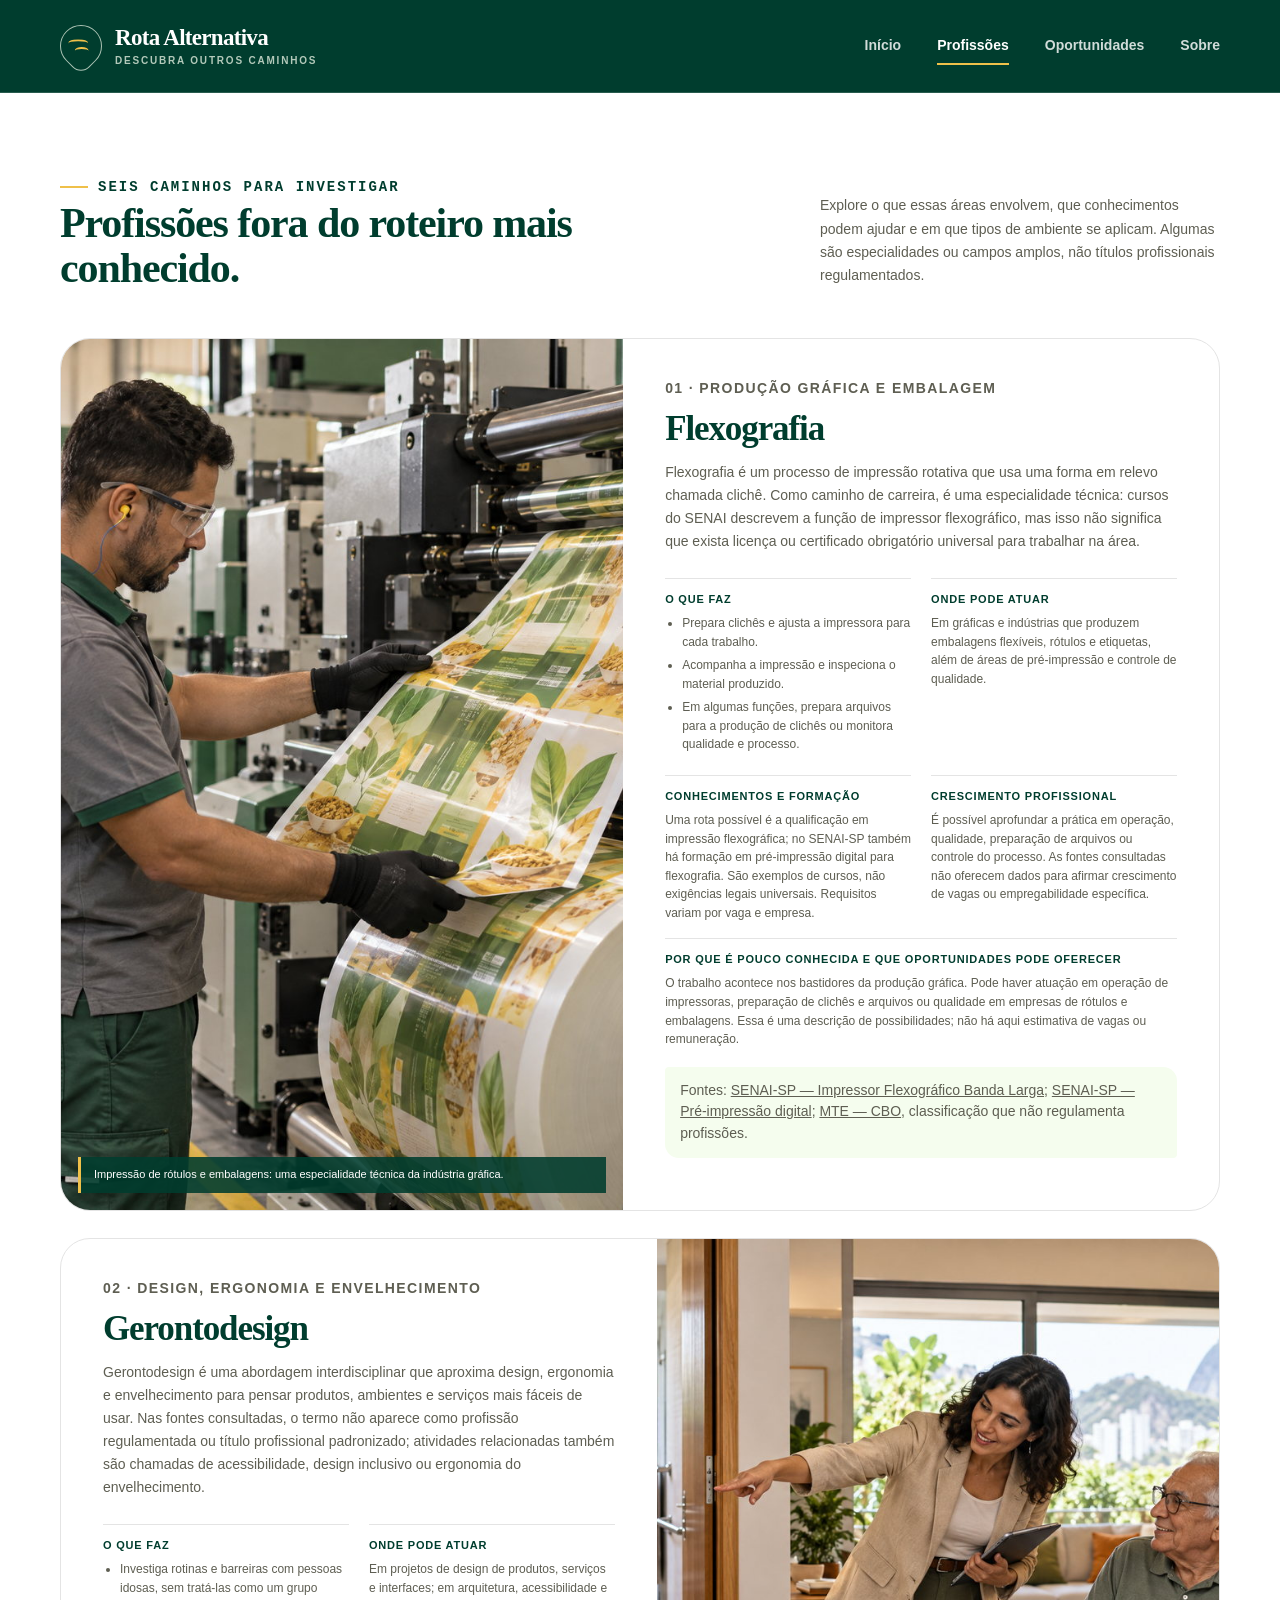
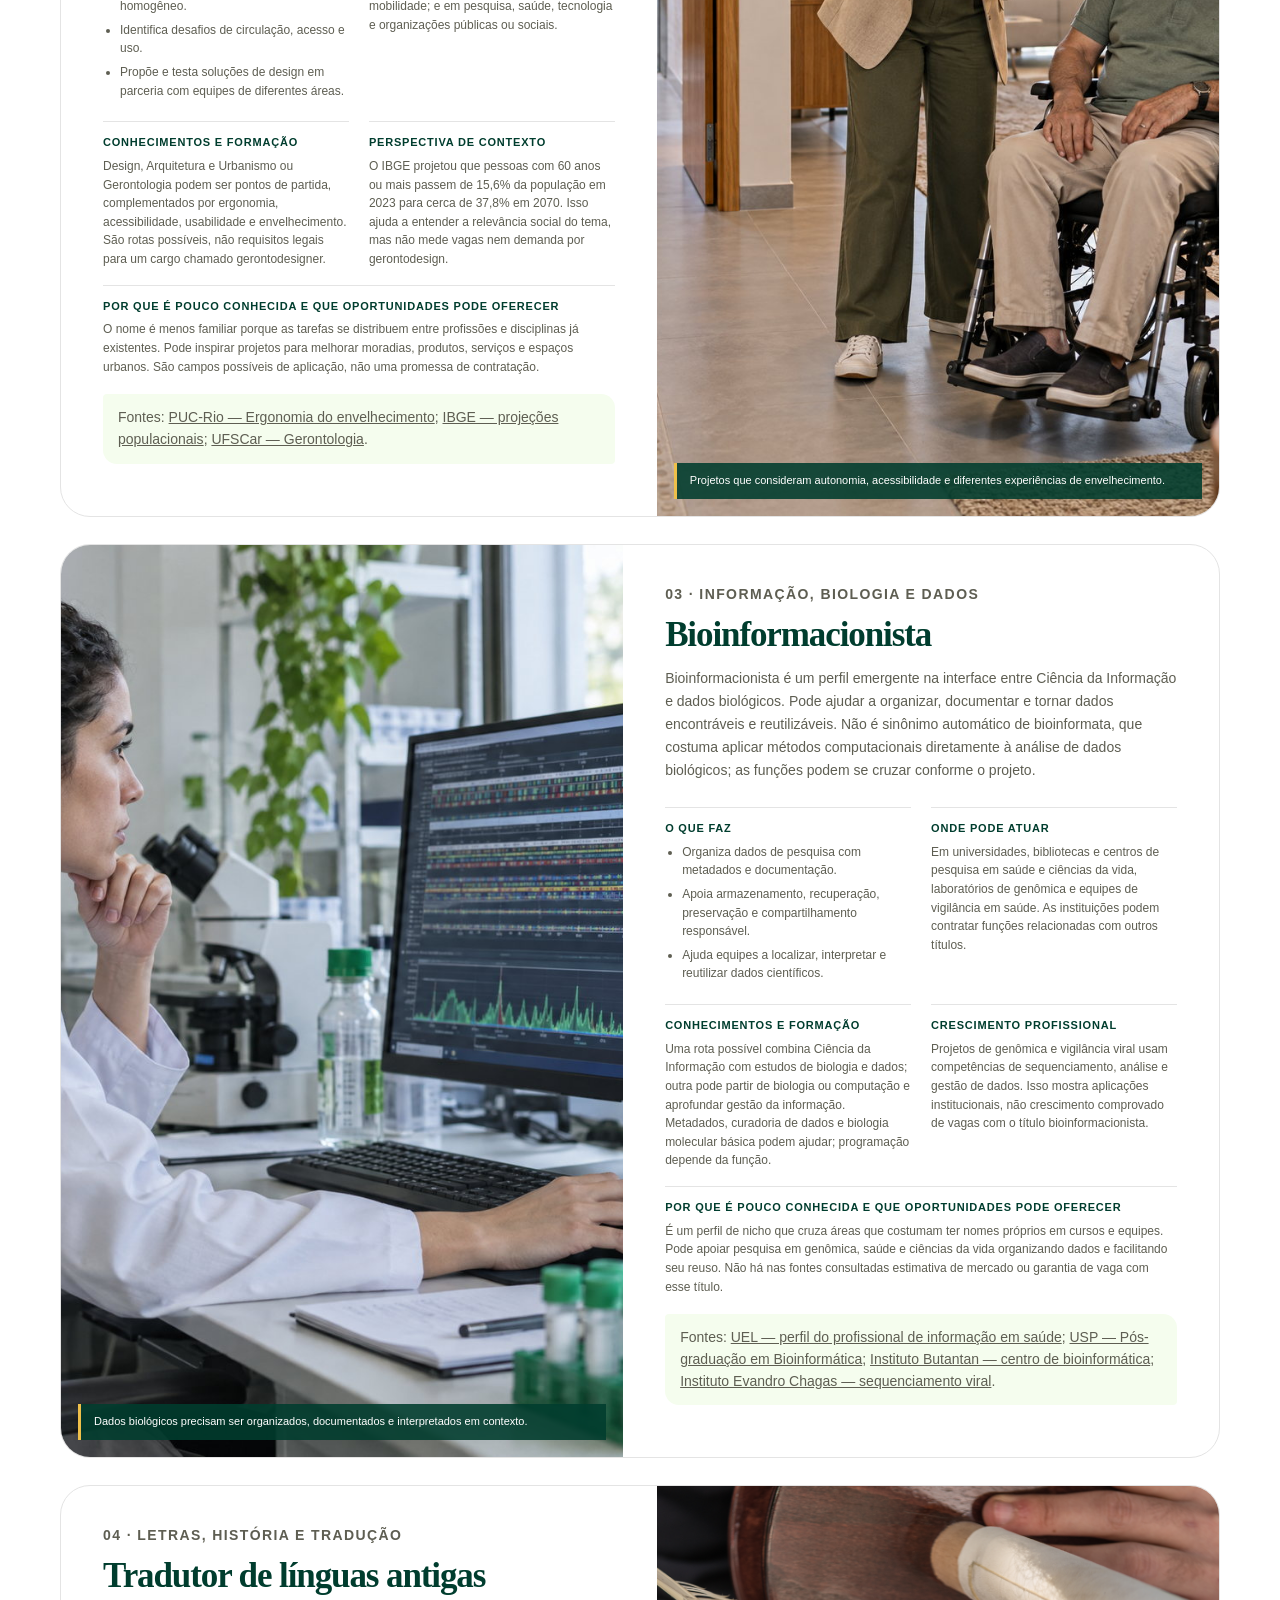
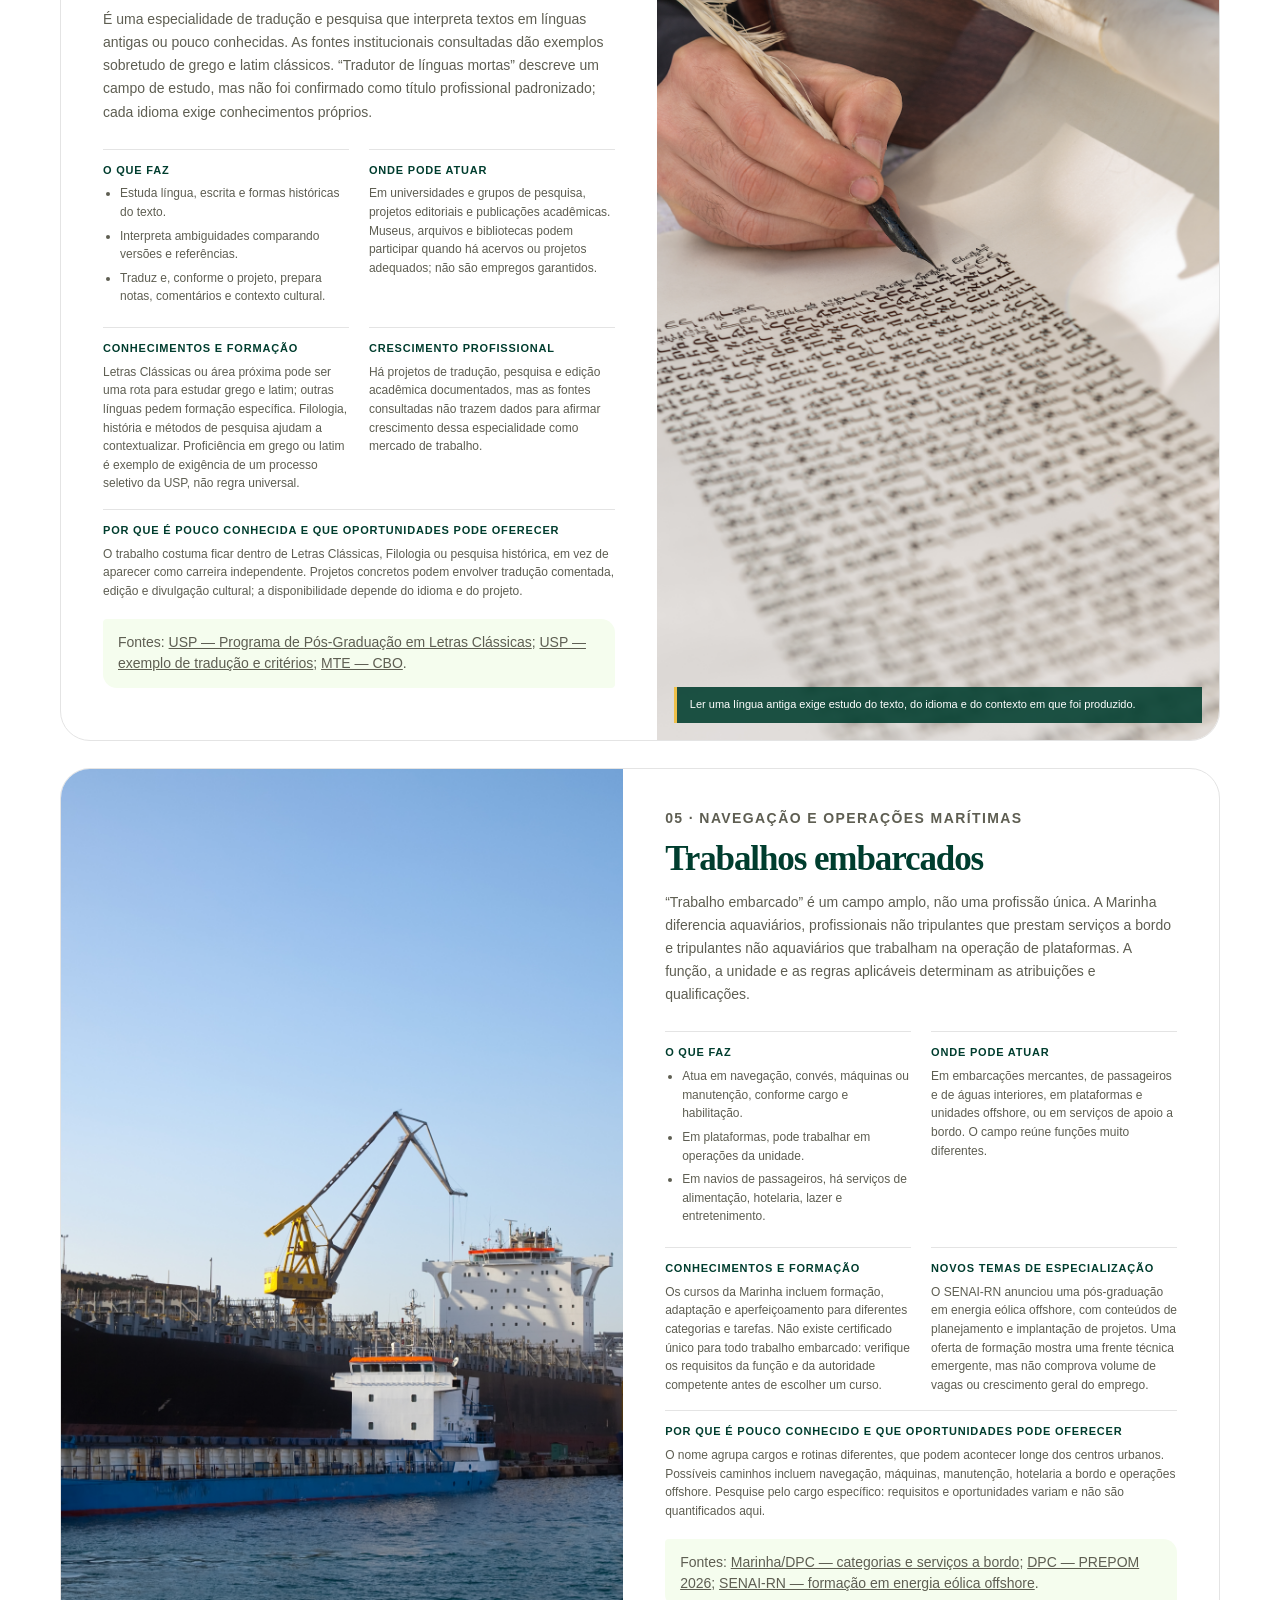
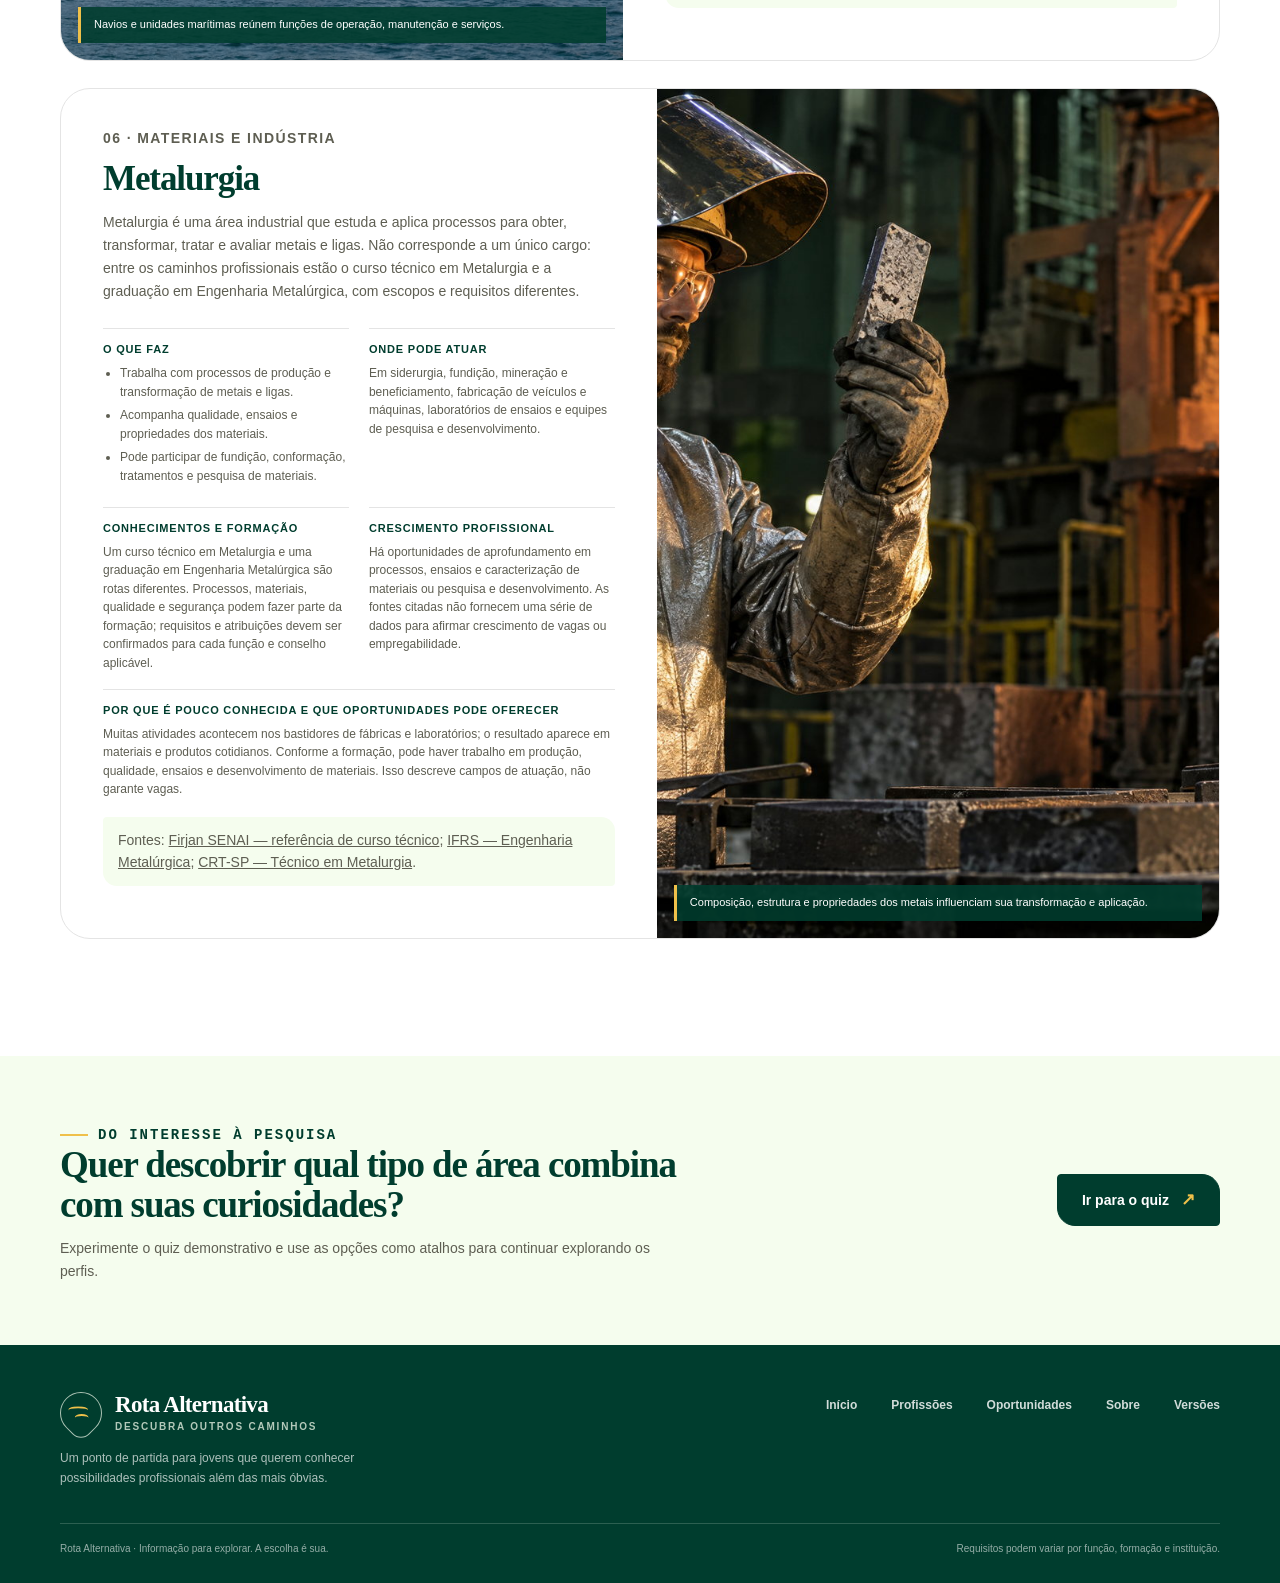
<file: profissoesia.html>
<!doctype html>
<html lang="pt-BR">
<head>
  <meta charset="utf-8">
  <meta name="viewport" content="width=device-width, initial-scale=1">
  <meta name="description" content="Conheça seis áreas profissionais pouco divulgadas, o que se faz em cada uma e como continuar pesquisando."
  >
  <title>Profissões | Rota Alternativa</title>
  <link rel="stylesheet" href="estilos.css">
</head>
<body>
  <a class="skip-link" href="#conteudo">Ir para o conteúdo principal</a>
  <header class="site-header">
    <div class="site-header__inner">
      <a class="brand" href="inicioia.html" aria-label="Rota Alternativa — início">
        <span class="brand-mark" aria-hidden="true"></span>
        <span><span class="brand-name">Rota Alternativa</span><span class="brand-caption">Descubra outros caminhos</span></span>
      </a>
      <nav class="main-nav" aria-label="Navegação principal">
        <a href="inicioia.html">Início</a>
        <a href="profissoesia.html" aria-current="page">Profissões</a>
        <a href="oportunidadesia.html">Oportunidades</a>
        <a href="sobreia.html">Sobre</a>
      </nav>
    </div>
  </header>

  <main id="conteudo">
    <section class="profession-intro">
      <div class="container profession-intro__inner">
        <div>
          <p class="eyebrow">Seis caminhos para investigar</p>
          <h1>Profissões fora do roteiro mais conhecido.</h1>
        </div>
        <p>Explore o que essas áreas envolvem, que conhecimentos podem ajudar e em que tipos de ambiente se aplicam. Algumas são especialidades ou campos amplos, não títulos profissionais regulamentados.</p>
      </div>
    </section>

    <section class="profession-list" aria-label="Perfis profissionais">
      <div class="container">
        <article class="profession-card" id="flexografia">
          <figure class="profession-card__media">
            <img src="flexografia.jpg" width="2304" height="1536" alt="Operador acompanha o processo em uma impressora industrial de embalagens">
            <figcaption>Impressão de rótulos e embalagens: uma especialidade técnica da indústria gráfica.</figcaption>
          </figure>
          <div class="profession-card__content">
            <p class="profession-card__eyebrow">01 · Produção gráfica e embalagem</p>
            <h2>Flexografia</h2>
            <p>Flexografia é um processo de impressão rotativa que usa uma forma em relevo chamada clichê. Como caminho de carreira, é uma especialidade técnica: cursos do SENAI descrevem a função de impressor flexográfico, mas isso não significa que exista licença ou certificado obrigatório universal para trabalhar na área.</p>
            <div class="profession-facts">
              <section class="profession-fact">
                <h3>O que faz</h3>
                <ul class="fact-list">
                  <li>Prepara clichês e ajusta a impressora para cada trabalho.</li>
                  <li>Acompanha a impressão e inspeciona o material produzido.</li>
                  <li>Em algumas funções, prepara arquivos para a produção de clichês ou monitora qualidade e processo.</li>
                </ul>
              </section>
              <section class="profession-fact">
                <h3>Onde pode atuar</h3>
                <p>Em gráficas e indústrias que produzem embalagens flexíveis, rótulos e etiquetas, além de áreas de pré-impressão e controle de qualidade.</p>
              </section>
              <section class="profession-fact">
                <h3>Conhecimentos e formação</h3>
                <p>Uma rota possível é a qualificação em impressão flexográfica; no SENAI-SP também há formação em pré-impressão digital para flexografia. São exemplos de cursos, não exigências legais universais. Requisitos variam por vaga e empresa.</p>
              </section>
              <section class="profession-fact">
                <h3>Crescimento profissional</h3>
                <p>É possível aprofundar a prática em operação, qualidade, preparação de arquivos ou controle do processo. As fontes consultadas não oferecem dados para afirmar crescimento de vagas ou empregabilidade específica.</p>
              </section>
              <section class="profession-fact profession-fact--wide">
                <h3>Por que é pouco conhecida e que oportunidades pode oferecer</h3>
                <p>O trabalho acontece nos bastidores da produção gráfica. Pode haver atuação em operação de impressoras, preparação de clichês e arquivos ou qualidade em empresas de rótulos e embalagens. Essa é uma descrição de possibilidades; não há aqui estimativa de vagas ou remuneração.</p>
              </section>
            </div>
            <p class="qualification-note">Fontes: <a href="https://www.sp.senai.br/curso/impressor-flexografico-banda-larga/82914" target="_blank" rel="noopener noreferrer">SENAI-SP — Impressor Flexográfico Banda Larga</a>; <a href="https://www.sp.senai.br/curso/pre-impressao-digital-para-flexografia/55963" target="_blank" rel="noopener noreferrer">SENAI-SP — Pré-impressão digital</a>; <a href="https://www.gov.br/trabalho-e-emprego/pt-br/assuntos/cbo" target="_blank" rel="noopener noreferrer">MTE — CBO</a>, classificação que não regulamenta profissões.</p>
          </div>
        </article>

        <article class="profession-card profession-card--reverse" id="gerontodesign">
          <figure class="profession-card__media">
            <img src="gerontodesign.jpg" width="2304" height="1536" loading="lazy" alt="Profissional de design discute um ambiente residencial acessível com uma pessoa idosa">
            <figcaption>Projetos que consideram autonomia, acessibilidade e diferentes experiências de envelhecimento.</figcaption>
          </figure>
          <div class="profession-card__content">
            <p class="profession-card__eyebrow">02 · Design, ergonomia e envelhecimento</p>
            <h2>Gerontodesign</h2>
            <p>Gerontodesign é uma abordagem interdisciplinar que aproxima design, ergonomia e envelhecimento para pensar produtos, ambientes e serviços mais fáceis de usar. Nas fontes consultadas, o termo não aparece como profissão regulamentada ou título profissional padronizado; atividades relacionadas também são chamadas de acessibilidade, design inclusivo ou ergonomia do envelhecimento.</p>
            <div class="profession-facts">
              <section class="profession-fact">
                <h3>O que faz</h3>
                <ul class="fact-list">
                  <li>Investiga rotinas e barreiras com pessoas idosas, sem tratá-las como um grupo homogêneo.</li>
                  <li>Identifica desafios de circulação, acesso e uso.</li>
                  <li>Propõe e testa soluções de design em parceria com equipes de diferentes áreas.</li>
                </ul>
              </section>
              <section class="profession-fact">
                <h3>Onde pode atuar</h3>
                <p>Em projetos de design de produtos, serviços e interfaces; em arquitetura, acessibilidade e mobilidade; e em pesquisa, saúde, tecnologia e organizações públicas ou sociais.</p>
              </section>
              <section class="profession-fact">
                <h3>Conhecimentos e formação</h3>
                <p>Design, Arquitetura e Urbanismo ou Gerontologia podem ser pontos de partida, complementados por ergonomia, acessibilidade, usabilidade e envelhecimento. São rotas possíveis, não requisitos legais para um cargo chamado gerontodesigner.</p>
              </section>
              <section class="profession-fact">
                <h3>Perspectiva de contexto</h3>
                <p>O IBGE projetou que pessoas com 60 anos ou mais passem de 15,6% da população em 2023 para cerca de 37,8% em 2070. Isso ajuda a entender a relevância social do tema, mas não mede vagas nem demanda por gerontodesign.</p>
              </section>
              <section class="profession-fact profession-fact--wide">
                <h3>Por que é pouco conhecida e que oportunidades pode oferecer</h3>
                <p>O nome é menos familiar porque as tarefas se distribuem entre profissões e disciplinas já existentes. Pode inspirar projetos para melhorar moradias, produtos, serviços e espaços urbanos. São campos possíveis de aplicação, não uma promessa de contratação.</p>
              </section>
            </div>
            <p class="qualification-note">Fontes: <a href="https://periodicos.puc-rio.br/revistaergodesign-hci/article/view/58" target="_blank" rel="noopener noreferrer">PUC-Rio — Ergonomia do envelhecimento</a>; <a href="https://agenciadenoticias.ibge.gov.br/agencia-noticias/2012-agencia-de-noticias/noticias/41056-populacao-do-pais-vai-parar-de-crescer-em-2041" target="_blank" rel="noopener noreferrer">IBGE — projeções populacionais</a>; <a href="https://www.prograd.ufscar.br/pt-br/cursos/cursos-oferecidos/gerontologia" target="_blank" rel="noopener noreferrer">UFSCar — Gerontologia</a>.</p>
          </div>
        </article>

        <article class="profession-card" id="bioinformacionista">
          <figure class="profession-card__media">
            <img src="bioinformacionista.jpg" width="2304" height="1536" loading="lazy" alt="Pesquisadora examina dados genéticos em uma estação de trabalho de laboratório">
            <figcaption>Dados biológicos precisam ser organizados, documentados e interpretados em contexto.</figcaption>
          </figure>
          <div class="profession-card__content">
            <p class="profession-card__eyebrow">03 · Informação, biologia e dados</p>
            <h2>Bioinformacionista</h2>
            <p>Bioinformacionista é um perfil emergente na interface entre Ciência da Informação e dados biológicos. Pode ajudar a organizar, documentar e tornar dados encontráveis e reutilizáveis. Não é sinônimo automático de bioinformata, que costuma aplicar métodos computacionais diretamente à análise de dados biológicos; as funções podem se cruzar conforme o projeto.</p>
            <div class="profession-facts">
              <section class="profession-fact">
                <h3>O que faz</h3>
                <ul class="fact-list">
                  <li>Organiza dados de pesquisa com metadados e documentação.</li>
                  <li>Apoia armazenamento, recuperação, preservação e compartilhamento responsável.</li>
                  <li>Ajuda equipes a localizar, interpretar e reutilizar dados científicos.</li>
                </ul>
              </section>
              <section class="profession-fact">
                <h3>Onde pode atuar</h3>
                <p>Em universidades, bibliotecas e centros de pesquisa em saúde e ciências da vida, laboratórios de genômica e equipes de vigilância em saúde. As instituições podem contratar funções relacionadas com outros títulos.</p>
              </section>
              <section class="profession-fact">
                <h3>Conhecimentos e formação</h3>
                <p>Uma rota possível combina Ciência da Informação com estudos de biologia e dados; outra pode partir de biologia ou computação e aprofundar gestão da informação. Metadados, curadoria de dados e biologia molecular básica podem ajudar; programação depende da função.</p>
              </section>
              <section class="profession-fact">
                <h3>Crescimento profissional</h3>
                <p>Projetos de genômica e vigilância viral usam competências de sequenciamento, análise e gestão de dados. Isso mostra aplicações institucionais, não crescimento comprovado de vagas com o título bioinformacionista.</p>
              </section>
              <section class="profession-fact profession-fact--wide">
                <h3>Por que é pouco conhecida e que oportunidades pode oferecer</h3>
                <p>É um perfil de nicho que cruza áreas que costumam ter nomes próprios em cursos e equipes. Pode apoiar pesquisa em genômica, saúde e ciências da vida organizando dados e facilitando seu reuso. Não há nas fontes consultadas estimativa de mercado ou garantia de vaga com esse título.</p>
              </section>
            </div>
            <p class="qualification-note">Fontes: <a href="https://www.uel.br/revistas/uel/index.php/infoprof/article/view/41538" target="_blank" rel="noopener noreferrer">UEL — perfil do profissional de informação em saúde</a>; <a href="https://www.iq.usp.br/portaliqusp/?q=pt-br/pos-bioinformatica" target="_blank" rel="noopener noreferrer">USP — Pós-graduação em Bioinformática</a>; <a href="https://butantan.gov.br/pesquisa/desenvolvimento-cientifico/centro-de-bioinformatica-e-de-biologia-computacional" target="_blank" rel="noopener noreferrer">Instituto Butantan — centro de bioinformática</a>; <a href="https://www.gov.br/iec/pt-br/assuntos/noticias/iec-sedia-treinamento-em-sequenciamento-viral-com-especialistas-da-fiocruz" target="_blank" rel="noopener noreferrer">Instituto Evandro Chagas — sequenciamento viral</a>.</p>
          </div>
        </article>

        <article class="profession-card profession-card--reverse" id="tradutor-linguas-antigas">
          <figure class="profession-card__media">
            <img src="img/tradutor.jpg" width="2304" height="1536" loading="lazy" alt="Pesquisadora consulta tabuletas com escrita cuneiforme e anotações em uma biblioteca">
            <figcaption>Ler uma língua antiga exige estudo do texto, do idioma e do contexto em que foi produzido.</figcaption>
          </figure>
          <div class="profession-card__content">
            <p class="profession-card__eyebrow">04 · Letras, história e tradução</p>
            <h2>Tradutor de línguas antigas</h2>
            <p>É uma especialidade de tradução e pesquisa que interpreta textos em línguas antigas ou pouco conhecidas. As fontes institucionais consultadas dão exemplos sobretudo de grego e latim clássicos. “Tradutor de línguas mortas” descreve um campo de estudo, mas não foi confirmado como título profissional padronizado; cada idioma exige conhecimentos próprios.</p>
            <div class="profession-facts">
              <section class="profession-fact">
                <h3>O que faz</h3>
                <ul class="fact-list">
                  <li>Estuda língua, escrita e formas históricas do texto.</li>
                  <li>Interpreta ambiguidades comparando versões e referências.</li>
                  <li>Traduz e, conforme o projeto, prepara notas, comentários e contexto cultural.</li>
                </ul>
              </section>
              <section class="profession-fact">
                <h3>Onde pode atuar</h3>
                <p>Em universidades e grupos de pesquisa, projetos editoriais e publicações acadêmicas. Museus, arquivos e bibliotecas podem participar quando há acervos ou projetos adequados; não são empregos garantidos.</p>
              </section>
              <section class="profession-fact">
                <h3>Conhecimentos e formação</h3>
                <p>Letras Clássicas ou área próxima pode ser uma rota para estudar grego e latim; outras línguas pedem formação específica. Filologia, história e métodos de pesquisa ajudam a contextualizar. Proficiência em grego ou latim é exemplo de exigência de um processo seletivo da USP, não regra universal.</p>
              </section>
              <section class="profession-fact">
                <h3>Crescimento profissional</h3>
                <p>Há projetos de tradução, pesquisa e edição acadêmica documentados, mas as fontes consultadas não trazem dados para afirmar crescimento dessa especialidade como mercado de trabalho.</p>
              </section>
              <section class="profession-fact profession-fact--wide">
                <h3>Por que é pouco conhecida e que oportunidades pode oferecer</h3>
                <p>O trabalho costuma ficar dentro de Letras Clássicas, Filologia ou pesquisa histórica, em vez de aparecer como carreira independente. Projetos concretos podem envolver tradução comentada, edição e divulgação cultural; a disponibilidade depende do idioma e do projeto.</p>
              </section>
            </div>
            <p class="qualification-note">Fontes: <a href="http://ppglc.fflch.usp.br/o-programa-de-pos-graduacao-em-letras-classicas" target="_blank" rel="noopener noreferrer">USP — Programa de Pós-Graduação em Letras Clássicas</a>; <a href="https://revistas.usp.br/clt/article/view/49486" target="_blank" rel="noopener noreferrer">USP — exemplo de tradução e critérios</a>; <a href="https://www.gov.br/trabalho-e-emprego/pt-br/assuntos/cbo" target="_blank" rel="noopener noreferrer">MTE — CBO</a>.</p>
          </div>
        </article>

        <article class="profession-card" id="trabalho-embarcado">
          <figure class="profession-card__media">
            <img src="img/embarcado.jpg" width="2304" height="1536" loading="lazy" alt="Profissional com equipamento de proteção verifica instalações no convés de uma embarcação">
            <figcaption>Navios e unidades marítimas reúnem funções de operação, manutenção e serviços.</figcaption>
          </figure>
          <div class="profession-card__content">
            <p class="profession-card__eyebrow">05 · Navegação e operações marítimas</p>
            <h2>Trabalhos embarcados</h2>
            <p>“Trabalho embarcado” é um campo amplo, não uma profissão única. A Marinha diferencia aquaviários, profissionais não tripulantes que prestam serviços a bordo e tripulantes não aquaviários que trabalham na operação de plataformas. A função, a unidade e as regras aplicáveis determinam as atribuições e qualificações.</p>
            <div class="profession-facts">
              <section class="profession-fact">
                <h3>O que faz</h3>
                <ul class="fact-list">
                  <li>Atua em navegação, convés, máquinas ou manutenção, conforme cargo e habilitação.</li>
                  <li>Em plataformas, pode trabalhar em operações da unidade.</li>
                  <li>Em navios de passageiros, há serviços de alimentação, hotelaria, lazer e entretenimento.</li>
                </ul>
              </section>
              <section class="profession-fact">
                <h3>Onde pode atuar</h3>
                <p>Em embarcações mercantes, de passageiros e de águas interiores, em plataformas e unidades offshore, ou em serviços de apoio a bordo. O campo reúne funções muito diferentes.</p>
              </section>
              <section class="profession-fact">
                <h3>Conhecimentos e formação</h3>
                <p>Os cursos da Marinha incluem formação, adaptação e aperfeiçoamento para diferentes categorias e tarefas. Não existe certificado único para todo trabalho embarcado: verifique os requisitos da função e da autoridade competente antes de escolher um curso.</p>
              </section>
              <section class="profession-fact">
                <h3>Novos temas de especialização</h3>
                <p>O SENAI-RN anunciou uma pós-graduação em energia eólica offshore, com conteúdos de planejamento e implantação de projetos. Uma oferta de formação mostra uma frente técnica emergente, mas não comprova volume de vagas ou crescimento geral do emprego.</p>
              </section>
              <section class="profession-fact profession-fact--wide">
                <h3>Por que é pouco conhecido e que oportunidades pode oferecer</h3>
                <p>O nome agrupa cargos e rotinas diferentes, que podem acontecer longe dos centros urbanos. Possíveis caminhos incluem navegação, máquinas, manutenção, hotelaria a bordo e operações offshore. Pesquise pelo cargo específico: requisitos e oportunidades variam e não são quantificados aqui.</p>
              </section>
            </div>
            <p class="qualification-note">Fontes: <a href="https://www.marinha.mil.br/dpc/profissional-nao-tripulante-tripulante-nao-aquaviario-e-profissional-de-protecao-maritima" target="_blank" rel="noopener noreferrer">Marinha/DPC — categorias e serviços a bordo</a>; <a href="https://assets.marinha.mil.br/dpc/sites/www.marinha.mil.br.dpc/files/2026-08/PREPOM202607082026.pdf" target="_blank" rel="noopener noreferrer">DPC — PREPOM 2026</a>; <a href="https://www.rn.senai.br/faeti-senai-rn-abre-inscricoes-para-primeira-pos-graduacao-brasil-em-energia-eolica-offshore/" target="_blank" rel="noopener noreferrer">SENAI-RN — formação em energia eólica offshore</a>.</p>
          </div>
        </article>

        <article class="profession-card profession-card--reverse" id="metalurgia">
          <figure class="profession-card__media">
            <img src="metalurgia.jpg" width="2304" height="1536" loading="lazy" alt="Técnica com equipamento de proteção examina uma amostra metálica em uma fundição">
            <figcaption>Composição, estrutura e propriedades dos metais influenciam sua transformação e aplicação.</figcaption>
          </figure>
          <div class="profession-card__content">
            <p class="profession-card__eyebrow">06 · Materiais e indústria</p>
            <h2>Metalurgia</h2>
            <p>Metalurgia é uma área industrial que estuda e aplica processos para obter, transformar, tratar e avaliar metais e ligas. Não corresponde a um único cargo: entre os caminhos profissionais estão o curso técnico em Metalurgia e a graduação em Engenharia Metalúrgica, com escopos e requisitos diferentes.</p>
            <div class="profession-facts">
              <section class="profession-fact">
                <h3>O que faz</h3>
                <ul class="fact-list">
                  <li>Trabalha com processos de produção e transformação de metais e ligas.</li>
                  <li>Acompanha qualidade, ensaios e propriedades dos materiais.</li>
                  <li>Pode participar de fundição, conformação, tratamentos e pesquisa de materiais.</li>
                </ul>
              </section>
              <section class="profession-fact">
                <h3>Onde pode atuar</h3>
                <p>Em siderurgia, fundição, mineração e beneficiamento, fabricação de veículos e máquinas, laboratórios de ensaios e equipes de pesquisa e desenvolvimento.</p>
              </section>
              <section class="profession-fact">
                <h3>Conhecimentos e formação</h3>
                <p>Um curso técnico em Metalurgia e uma graduação em Engenharia Metalúrgica são rotas diferentes. Processos, materiais, qualidade e segurança podem fazer parte da formação; requisitos e atribuições devem ser confirmados para cada função e conselho aplicável.</p>
              </section>
              <section class="profession-fact">
                <h3>Crescimento profissional</h3>
                <p>Há oportunidades de aprofundamento em processos, ensaios e caracterização de materiais ou pesquisa e desenvolvimento. As fontes citadas não fornecem uma série de dados para afirmar crescimento de vagas ou empregabilidade.</p>
              </section>
              <section class="profession-fact profession-fact--wide">
                <h3>Por que é pouco conhecida e que oportunidades pode oferecer</h3>
                <p>Muitas atividades acontecem nos bastidores de fábricas e laboratórios; o resultado aparece em materiais e produtos cotidianos. Conforme a formação, pode haver trabalho em produção, qualidade, ensaios e desenvolvimento de materiais. Isso descreve campos de atuação, não garante vagas.</p>
              </section>
            </div>
            <p class="qualification-note">Fontes: <a href="https://static.portaldaindustria.com.br/media/filer_public/43/e9/43e9b42d-c6c6-41b8-a924-63303d90f2c9/tecnico_em_metalurgia_-_aprt01502.pdf" target="_blank" rel="noopener noreferrer">Firjan SENAI — referência de curso técnico</a>; <a href="https://ifrs.edu.br/caxias/cursos/graduacao/engenharia-metalurgica/" target="_blank" rel="noopener noreferrer">IFRS — Engenharia Metalúrgica</a>; <a href="https://crtsp.gov.br/tecnicos-em-metalurgia-dando-vida-ao-metal-bruto/" target="_blank" rel="noopener noreferrer">CRT-SP — Técnico em Metalurgia</a>.</p>
          </div>
        </article>
      </div>
    </section>

    <section class="closing-cta" aria-labelledby="profissoes-cta-titulo">
      <div class="container closing-cta__inner">
        <div>
          <p class="eyebrow">Do interesse à pesquisa</p>
          <h2 id="profissoes-cta-titulo">Quer descobrir qual tipo de área combina com suas curiosidades?</h2>
          <p>Experimente o quiz demonstrativo e use as opções como atalhos para continuar explorando os perfis.</p>
        </div>
        <a class="button" href="oportunidadesia.html#quiz">Ir para o quiz</a>
      </div>
    </section>
  </main>

  <footer class="site-footer">
    <div class="container">
      <div class="site-footer__top">
        <div>
          <a class="brand" href="inicioia.html" aria-label="Rota Alternativa — início">
            <span class="brand-mark" aria-hidden="true"></span>
            <span><span class="brand-name">Rota Alternativa</span><span class="brand-caption">Descubra outros caminhos</span></span>
          </a>
          <p class="footer-description">Um ponto de partida para jovens que querem conhecer possibilidades profissionais além das mais óbvias.</p>
        </div>
        <nav class="footer-links" aria-label="Navegação do rodapé">
          <a href="inicioia.html">Início</a><a href="profissoesia.html">Profissões</a><a href="oportunidadesia.html">Oportunidades</a><a href="sobreia.html">Sobre</a><a href="index.html">Versões</a>
        </nav>
      </div>
      <div class="site-footer__bottom">
        <p>Rota Alternativa · Informação para explorar. A escolha é sua.</p>
        <p>Requisitos podem variar por função, formação e instituição.</p>
      </div>
    </div>
  </footer>
</body>
</html>
</file>
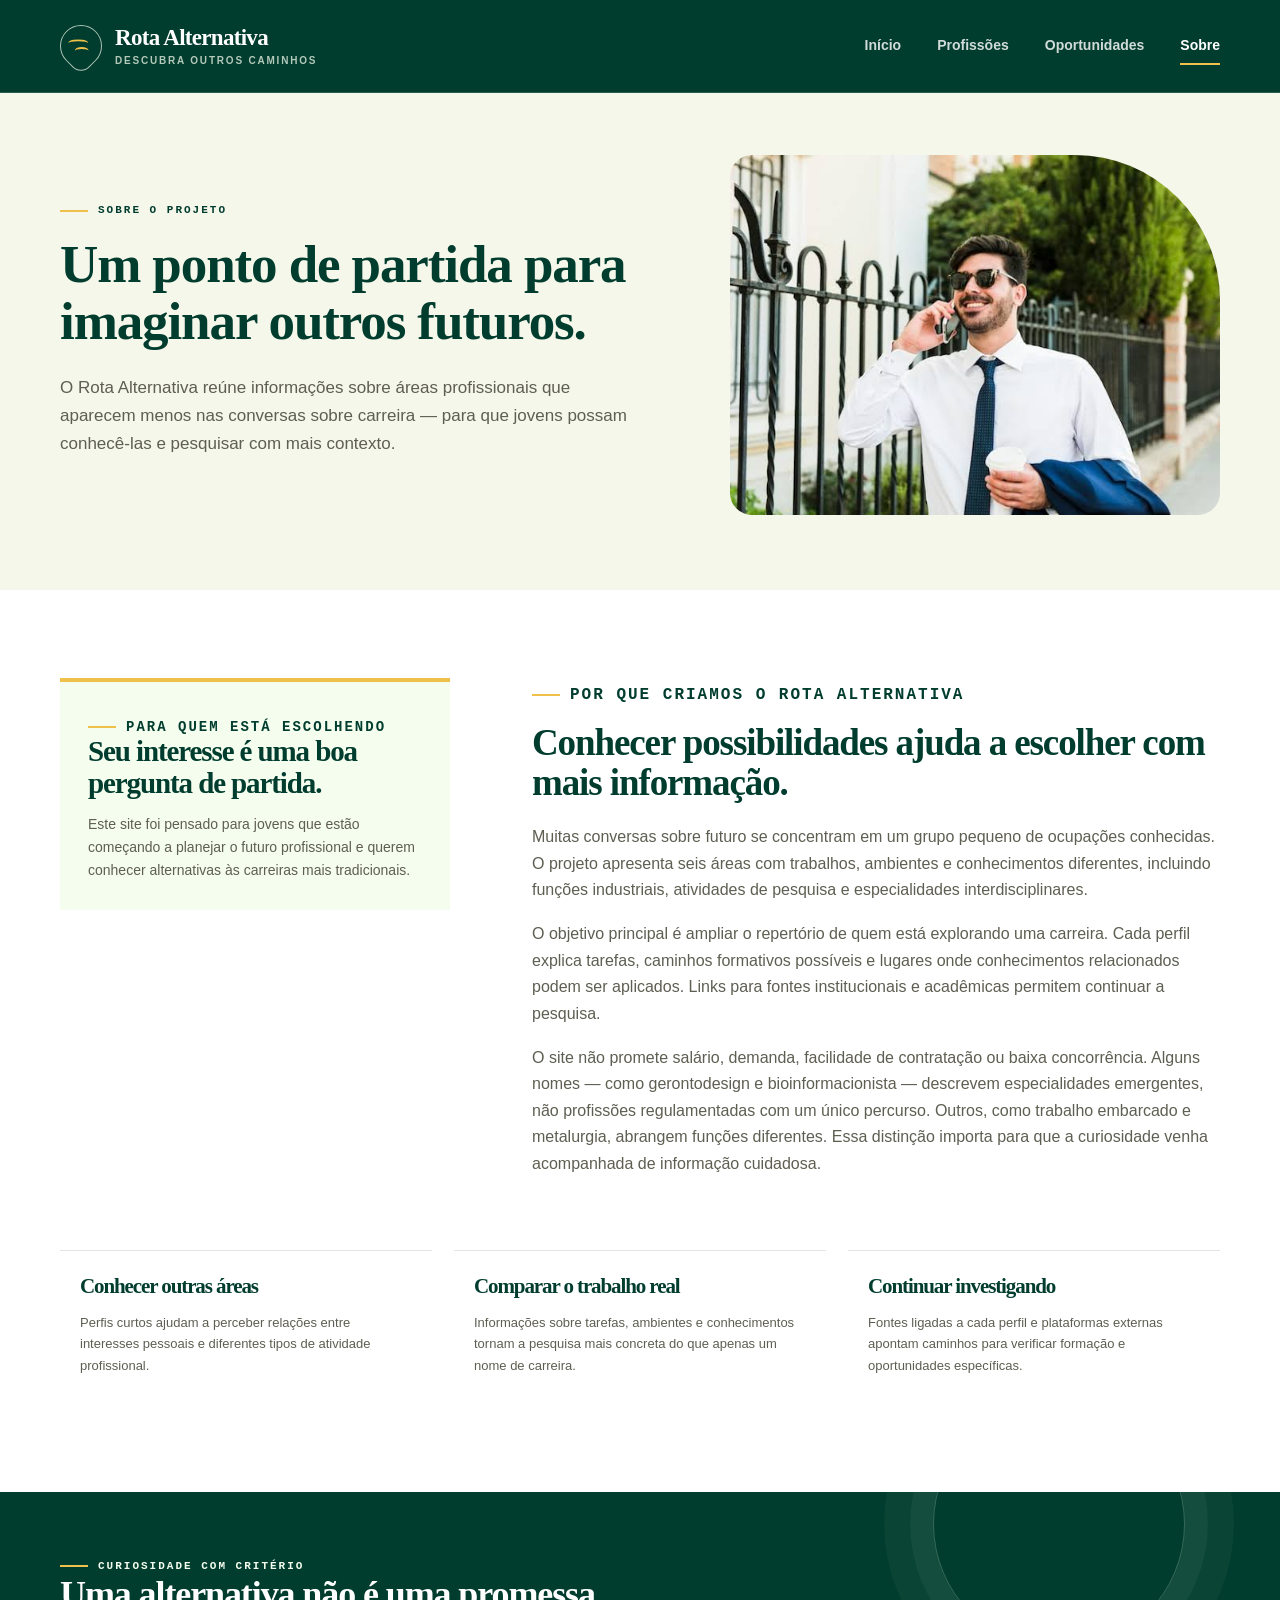
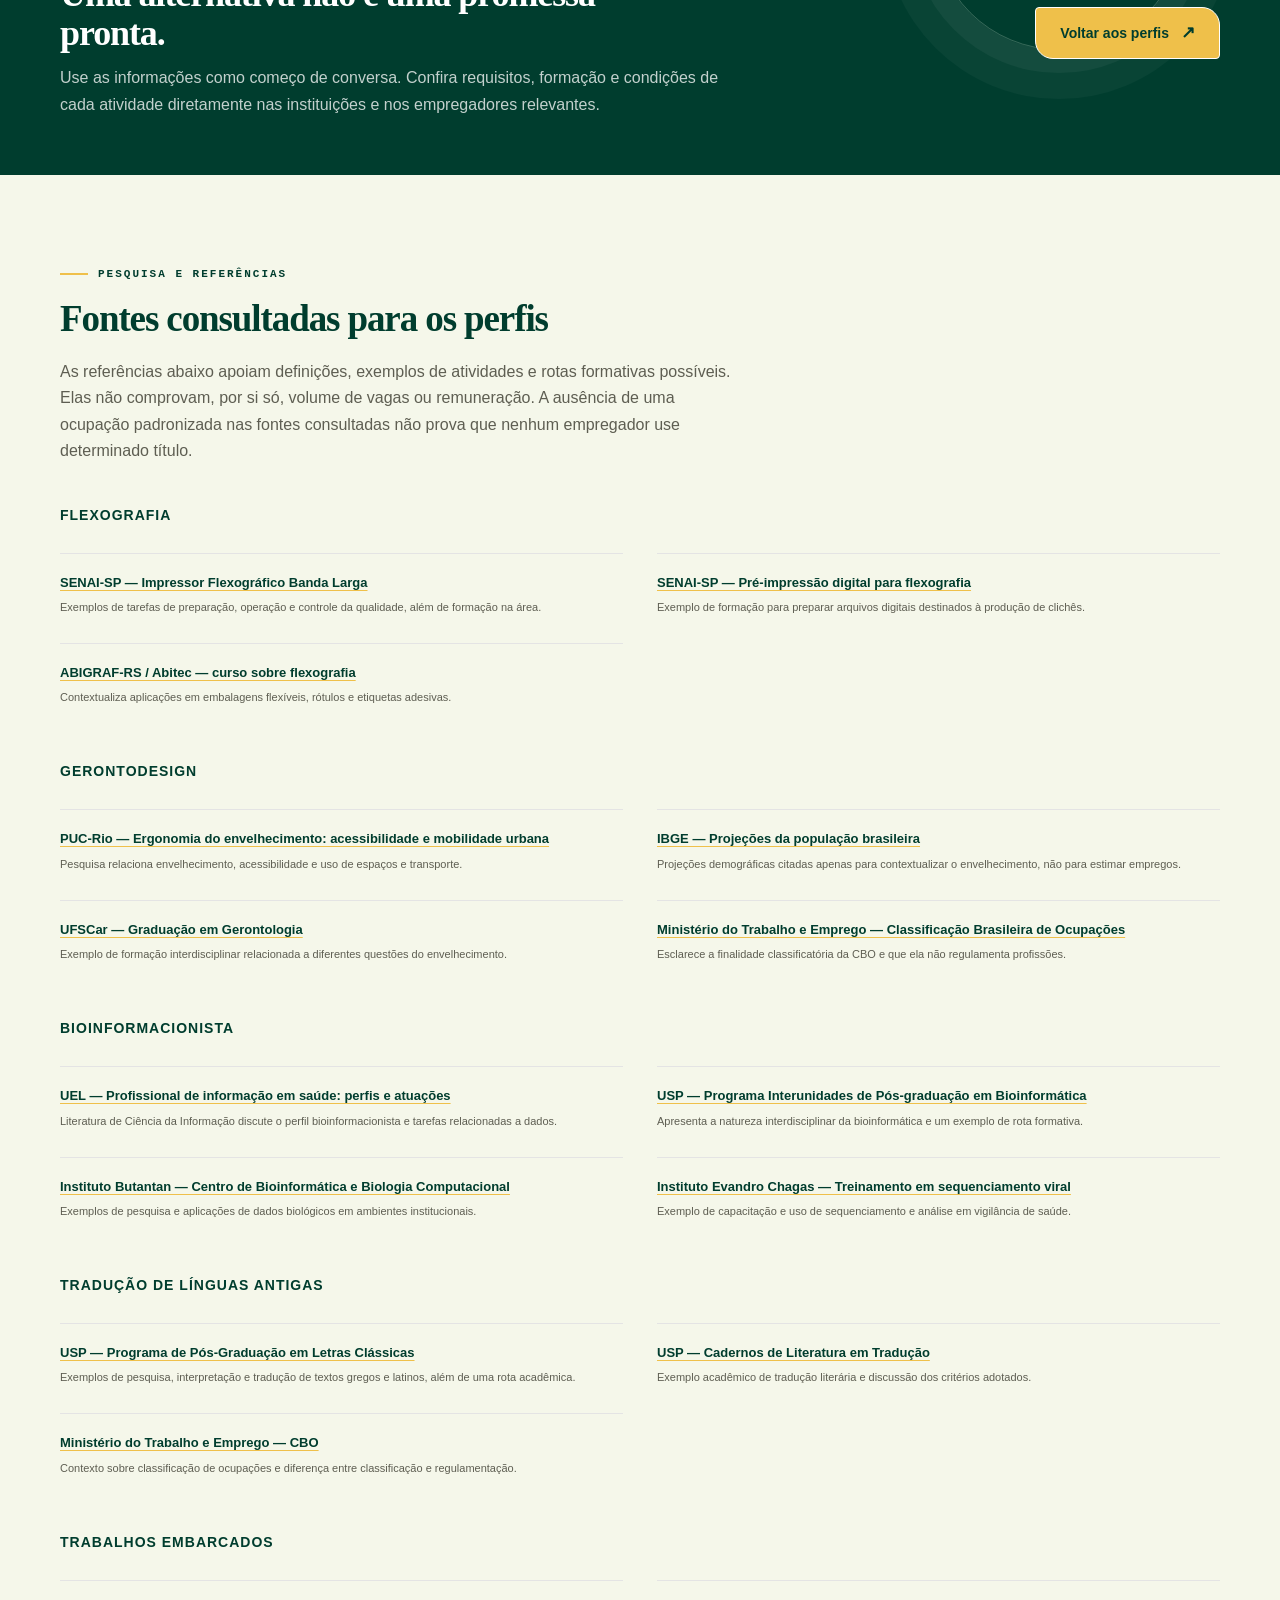
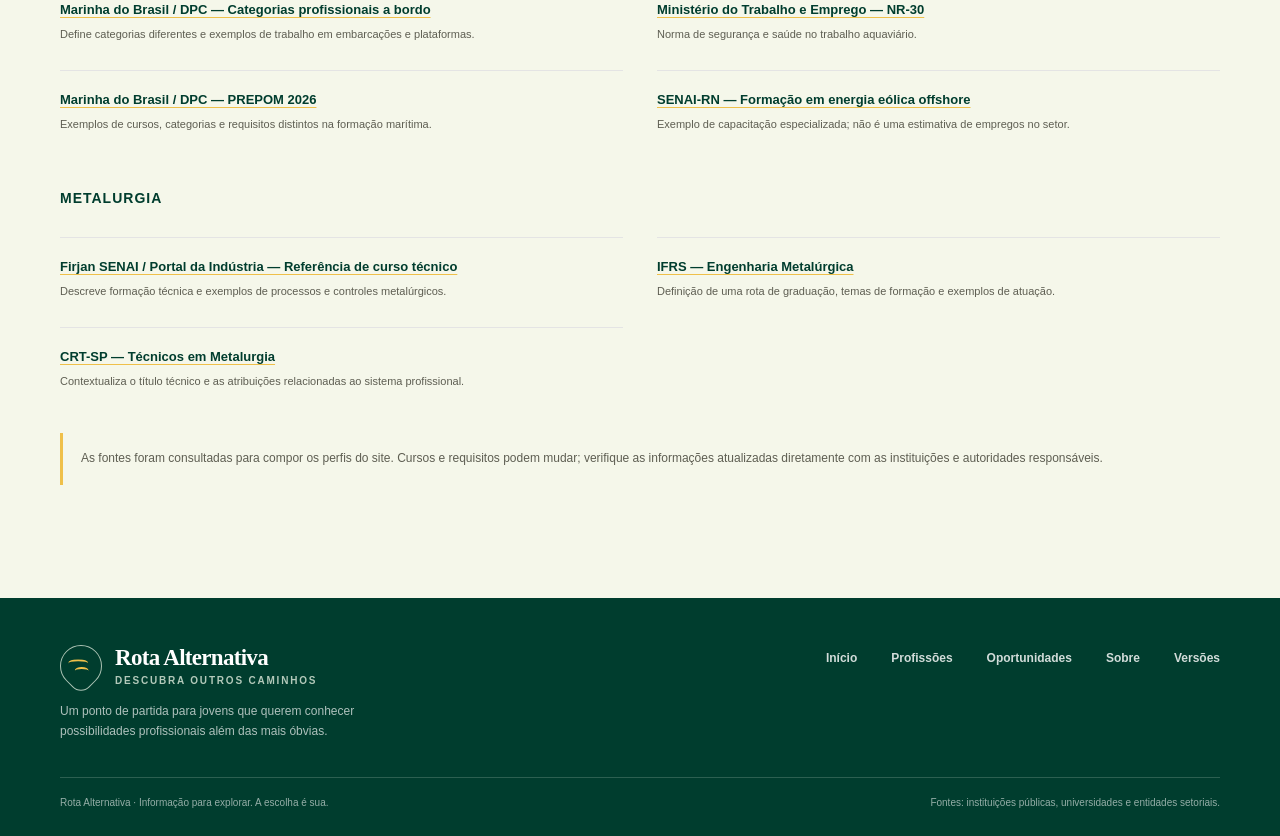
<file: sobre.html>
<!doctype html>
<html lang="pt-BR">
<head>
  <meta charset="utf-8">
  <meta name="viewport" content="width=device-width, initial-scale=1">
  <meta name="description" content="Conheça a proposta do Rota Alternativa, seu público e as fontes usadas nos perfis profissionais.">
  <title>Sobre | Rota Alternativa</title>
<link rel="stylesheet" href="css/estilos.css">
</head>
<body>
  <a class="skip-link" href="#conteudo">Ir para o conteúdo principal</a>
  <header class="site-header">
    <div class="site-header__inner">
      <a class="brand" href="index.html" aria-label="Rota Alternativa — início">
        <span class="brand-mark" aria-hidden="true"></span>
        <span><span class="brand-name">Rota Alternativa</span><span class="brand-caption">Descubra outros caminhos</span></span>
      </a>
      <nav class="main-nav" aria-label="Navegação principal">
        <a href="inicio.html">Início</a>
        <a href="profissoes.html">Profissões</a>
        <a href="oportunidades.html">Oportunidades</a>
        <a href="sobre.html" aria-current="page">Sobre</a>
      </nav>
    </div>
  </header>

  <main id="conteudo">
    <section class="about-hero">
      <div class="container about-hero__layout">
        <div>
          <p class="eyebrow">Sobre o projeto</p>
          <h1>Um ponto de partida para imaginar outros futuros.</h1>
          <p class="lead">O Rota Alternativa reúne informações sobre áreas profissionais que aparecem menos nas conversas sobre carreira — para que jovens possam conhecê-las e pesquisar com mais contexto.</p>
        </div>
        <figure class="about-hero__image">
          <img src="img/sobre.jpg" width="2304" height="1536" alt="Estudante conversa com uma pessoa mentora em uma oficina de educação técnica">
        </figure>
      </div>
    </section>

    <section class="about-content" aria-labelledby="proposito-titulo">
      <div class="container">
        <div class="about-intro-grid">
          <aside class="about-aside">
            <p class="eyebrow">Para quem está escolhendo</p>
            <h2>Seu interesse é uma boa pergunta de partida.</h2>
            <p>Este site foi pensado para jovens que estão começando a planejar o futuro profissional e querem conhecer alternativas às carreiras mais tradicionais.</p>
          </aside>
          <div class="about-prose">
            <p class="eyebrow">Por que criamos o Rota Alternativa</p>
            <h2 id="proposito-titulo">Conhecer possibilidades ajuda a escolher com mais informação.</h2>
            <p>Muitas conversas sobre futuro se concentram em um grupo pequeno de ocupações conhecidas. O projeto apresenta seis áreas com trabalhos, ambientes e conhecimentos diferentes, incluindo funções industriais, atividades de pesquisa e especialidades interdisciplinares.</p>
            <p>O objetivo principal é ampliar o repertório de quem está explorando uma carreira. Cada perfil explica tarefas, caminhos formativos possíveis e lugares onde conhecimentos relacionados podem ser aplicados. Links para fontes institucionais e acadêmicas permitem continuar a pesquisa.</p>
            <p>O site não promete salário, demanda, facilidade de contratação ou baixa concorrência. Alguns nomes — como gerontodesign e bioinformacionista — descrevem especialidades emergentes, não profissões regulamentadas com um único percurso. Outros, como trabalho embarcado e metalurgia, abrangem funções diferentes. Essa distinção importa para que a curiosidade venha acompanhada de informação cuidadosa.</p>
          </div>
        </div>

        <div class="about-values" aria-label="Como o projeto pode ajudar">
          <article class="about-value">
            <h3>Conhecer outras áreas</h3>
            <p>Perfis curtos ajudam a perceber relações entre interesses pessoais e diferentes tipos de atividade profissional.</p>
          </article>
          <article class="about-value">
            <h3>Comparar o trabalho real</h3>
            <p>Informações sobre tarefas, ambientes e conhecimentos tornam a pesquisa mais concreta do que apenas um nome de carreira.</p>
          </article>
          <article class="about-value">
            <h3>Continuar investigando</h3>
            <p>Fontes ligadas a cada perfil e plataformas externas apontam caminhos para verificar formação e oportunidades específicas.</p>
          </article>
        </div>
      </div>
    </section>

    <section class="insight-band" aria-labelledby="criterio-titulo">
      <div class="container insight-band__inner">
        <div>
          <p class="eyebrow">Curiosidade com critério</p>
          <h2 id="criterio-titulo">Uma alternativa não é uma promessa pronta.</h2>
          <p>Use as informações como começo de conversa. Confira requisitos, formação e condições de cada atividade diretamente nas instituições e nos empregadores relevantes.</p>
        </div>
        <a class="button button--light" href="profissoes.html">Voltar aos perfis</a>
      </div>
    </section>

    <section class="sources-section" id="referencias" aria-labelledby="fontes-titulo">
      <div class="container">
        <div class="section-intro">
          <p class="eyebrow">Pesquisa e referências</p>
          <h2 id="fontes-titulo">Fontes consultadas para os perfis</h2>
          <p>As referências abaixo apoiam definições, exemplos de atividades e rotas formativas possíveis. Elas não comprovam, por si só, volume de vagas ou remuneração. A ausência de uma ocupação padronizada nas fontes consultadas não prova que nenhum empregador use determinado título.</p>
        </div>

        <h3>Flexografia</h3>
        <ul class="source-list">
          <li><a href="https://www.sp.senai.br/curso/impressor-flexografico-banda-larga/82914" target="_blank" rel="noopener noreferrer">SENAI-SP — Impressor Flexográfico Banda Larga</a><span>Exemplos de tarefas de preparação, operação e controle da qualidade, além de formação na área.</span></li>
          <li><a href="https://www.sp.senai.br/curso/pre-impressao-digital-para-flexografia/55963" target="_blank" rel="noopener noreferrer">SENAI-SP — Pré-impressão digital para flexografia</a><span>Exemplo de formação para preparar arquivos digitais destinados à produção de clichês.</span></li>
          <li><a href="https://abigraf-rs.com.br/noticias/2023/06/07/inscreva-se-no-curso-online-sobre-flexografia-com-50-de-desconto/" target="_blank" rel="noopener noreferrer">ABIGRAF-RS / Abitec — curso sobre flexografia</a><span>Contextualiza aplicações em embalagens flexíveis, rótulos e etiquetas adesivas.</span></li>
        </ul>

        <h3>Gerontodesign</h3>
        <ul class="source-list">
          <li><a href="https://periodicos.puc-rio.br/revistaergodesign-hci/article/view/58" target="_blank" rel="noopener noreferrer">PUC-Rio — Ergonomia do envelhecimento: acessibilidade e mobilidade urbana</a><span>Pesquisa relaciona envelhecimento, acessibilidade e uso de espaços e transporte.</span></li>
          <li><a href="https://agenciadenoticias.ibge.gov.br/agencia-noticias/2012-agencia-de-noticias/noticias/41056-populacao-do-pais-vai-parar-de-crescer-em-2041" target="_blank" rel="noopener noreferrer">IBGE — Projeções da população brasileira</a><span>Projeções demográficas citadas apenas para contextualizar o envelhecimento, não para estimar empregos.</span></li>
          <li><a href="https://www.prograd.ufscar.br/pt-br/cursos/cursos-oferecidos/gerontologia" target="_blank" rel="noopener noreferrer">UFSCar — Graduação em Gerontologia</a><span>Exemplo de formação interdisciplinar relacionada a diferentes questões do envelhecimento.</span></li>
          <li><a href="https://www.gov.br/trabalho-e-emprego/pt-br/servicos/trabalhador/mais-acoes/classificacao-brasileira-de-ocupacoes" target="_blank" rel="noopener noreferrer">Ministério do Trabalho e Emprego — Classificação Brasileira de Ocupações</a><span>Esclarece a finalidade classificatória da CBO e que ela não regulamenta profissões.</span></li>
        </ul>

        <h3>Bioinformacionista</h3>
        <ul class="source-list">
          <li><a href="https://www.uel.br/revistas/uel/index.php/infoprof/article/view/41538" target="_blank" rel="noopener noreferrer">UEL — Profissional de informação em saúde: perfis e atuações</a><span>Literatura de Ciência da Informação discute o perfil bioinformacionista e tarefas relacionadas a dados.</span></li>
          <li><a href="https://www.iq.usp.br/portaliqusp/?q=pt-br/pos-bioinformatica" target="_blank" rel="noopener noreferrer">USP — Programa Interunidades de Pós-graduação em Bioinformática</a><span>Apresenta a natureza interdisciplinar da bioinformática e um exemplo de rota formativa.</span></li>
          <li><a href="https://butantan.gov.br/pesquisa/desenvolvimento-cientifico/centro-de-bioinformatica-e-de-biologia-computacional" target="_blank" rel="noopener noreferrer">Instituto Butantan — Centro de Bioinformática e Biologia Computacional</a><span>Exemplos de pesquisa e aplicações de dados biológicos em ambientes institucionais.</span></li>
          <li><a href="https://www.gov.br/iec/pt-br/assuntos/noticias/iec-sedia-treinamento-em-sequenciamento-viral-com-especialistas-da-fiocruz" target="_blank" rel="noopener noreferrer">Instituto Evandro Chagas — Treinamento em sequenciamento viral</a><span>Exemplo de capacitação e uso de sequenciamento e análise em vigilância de saúde.</span></li>
        </ul>

        <h3>Tradução de línguas antigas</h3>
        <ul class="source-list">
          <li><a href="http://ppglc.fflch.usp.br/o-programa-de-pos-graduacao-em-letras-classicas" target="_blank" rel="noopener noreferrer">USP — Programa de Pós-Graduação em Letras Clássicas</a><span>Exemplos de pesquisa, interpretação e tradução de textos gregos e latinos, além de uma rota acadêmica.</span></li>
          <li><a href="https://revistas.usp.br/clt/article/view/49486" target="_blank" rel="noopener noreferrer">USP — Cadernos de Literatura em Tradução</a><span>Exemplo acadêmico de tradução literária e discussão dos critérios adotados.</span></li>
          <li><a href="https://www.gov.br/trabalho-e-emprego/pt-br/assuntos/cbo" target="_blank" rel="noopener noreferrer">Ministério do Trabalho e Emprego — CBO</a><span>Contexto sobre classificação de ocupações e diferença entre classificação e regulamentação.</span></li>
        </ul>

        <h3>Trabalhos embarcados</h3>
        <ul class="source-list">
          <li><a href="https://www.marinha.mil.br/dpc/profissional-nao-tripulante-tripulante-nao-aquaviario-e-profissional-de-protecao-maritima" target="_blank" rel="noopener noreferrer">Marinha do Brasil / DPC — Categorias profissionais a bordo</a><span>Define categorias diferentes e exemplos de trabalho em embarcações e plataformas.</span></li>
          <li><a href="https://www.gov.br/trabalho-e-emprego/pt-br/assuntos/inspecao-do-trabalho/seguranca-e-saude-no-trabalho/ctpp-nrs/normas-regulamentadoras-nrs" target="_blank" rel="noopener noreferrer">Ministério do Trabalho e Emprego — NR-30</a><span>Norma de segurança e saúde no trabalho aquaviário.</span></li>
          <li><a href="https://assets.marinha.mil.br/dpc/sites/www.marinha.mil.br.dpc/files/2026-08/PREPOM202607082026.pdf" target="_blank" rel="noopener noreferrer">Marinha do Brasil / DPC — PREPOM 2026</a><span>Exemplos de cursos, categorias e requisitos distintos na formação marítima.</span></li>
          <li><a href="https://www.rn.senai.br/faeti-senai-rn-abre-inscricoes-para-primeira-pos-graduacao-brasil-em-energia-eolica-offshore/" target="_blank" rel="noopener noreferrer">SENAI-RN — Formação em energia eólica offshore</a><span>Exemplo de capacitação especializada; não é uma estimativa de empregos no setor.</span></li>
        </ul>

        <h3>Metalurgia</h3>
        <ul class="source-list">
          <li><a href="https://static.portaldaindustria.com.br/media/filer_public/43/e9/43e9b42d-c6c6-41b8-a924-63303d90f2c9/tecnico_em_metalurgia_-_aprt01502.pdf" target="_blank" rel="noopener noreferrer">Firjan SENAI / Portal da Indústria — Referência de curso técnico</a><span>Descreve formação técnica e exemplos de processos e controles metalúrgicos.</span></li>
          <li><a href="https://ifrs.edu.br/caxias/cursos/graduacao/engenharia-metalurgica/" target="_blank" rel="noopener noreferrer">IFRS — Engenharia Metalúrgica</a><span>Definição de uma rota de graduação, temas de formação e exemplos de atuação.</span></li>
          <li><a href="https://crtsp.gov.br/tecnicos-em-metalurgia-dando-vida-ao-metal-bruto/" target="_blank" rel="noopener noreferrer">CRT-SP — Técnicos em Metalurgia</a><span>Contextualiza o título técnico e as atribuições relacionadas ao sistema profissional.</span></li>
        </ul>

        <p class="inline-note reference-note">As fontes foram consultadas para compor os perfis do site. Cursos e requisitos podem mudar; verifique as informações atualizadas diretamente com as instituições e autoridades responsáveis.</p>
      </div>
    </section>
  </main>

  <footer class="site-footer">
    <div class="container">
      <div class="site-footer__top">
        <div>
          <a class="brand" href="index.html" aria-label="Rota Alternativa — início">
            <span class="brand-mark" aria-hidden="true"></span>
            <span><span class="brand-name">Rota Alternativa</span><span class="brand-caption">Descubra outros caminhos</span></span>
          </a>
          <p class="footer-description">Um ponto de partida para jovens que querem conhecer possibilidades profissionais além das mais óbvias.</p>
        </div>
        <nav class="footer-links" aria-label="Navegação do rodapé">
          <a href="inicio.html">Início</a><a href="profissoes.html">Profissões</a><a href="oportunidades.html">Oportunidades</a><a href="sobre.html">Sobre</a><a href="index.html">Versões</a>
        </nav>
      </div>
      <div class="site-footer__bottom">
        <p>Rota Alternativa · Informação para explorar. A escolha é sua.</p>
        <p>Fontes: instituições públicas, universidades e entidades setoriais.</p>
      </div>
    </div>
  </footer>
</body>
</html>
</file>
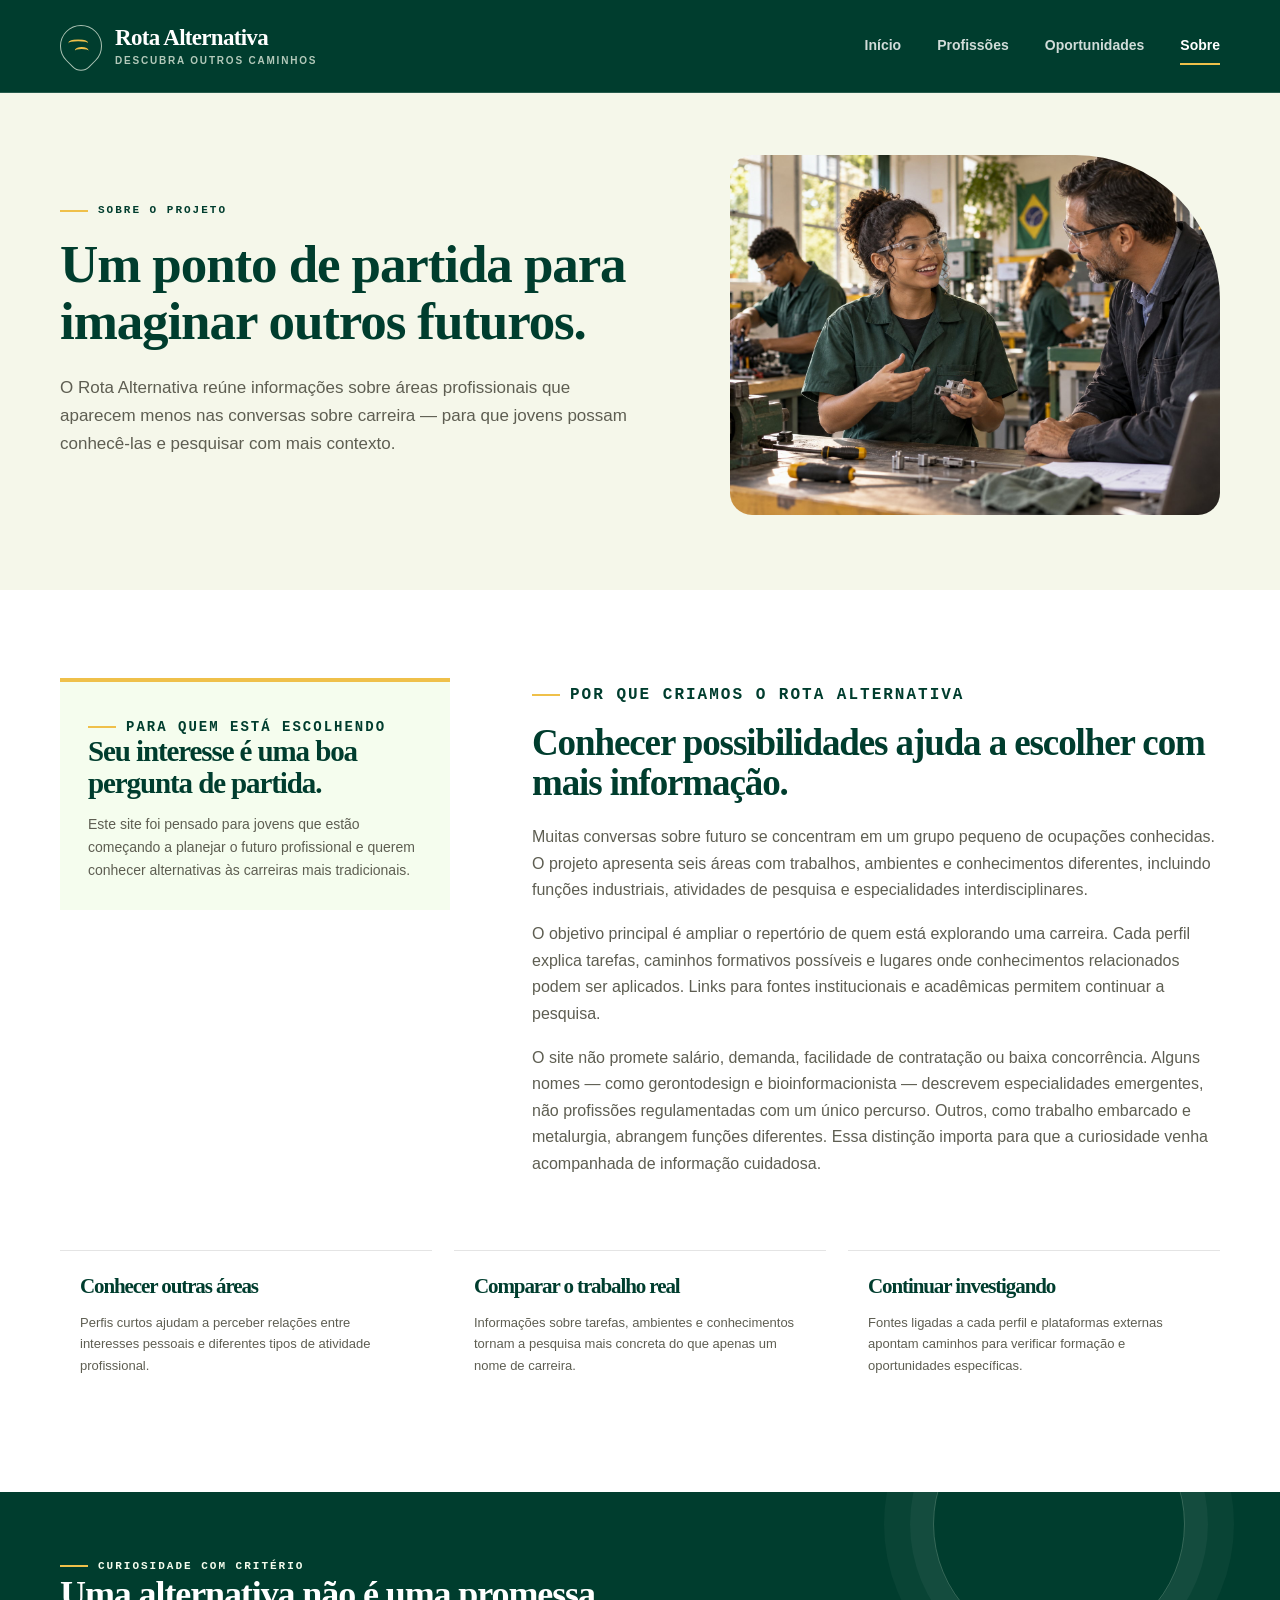
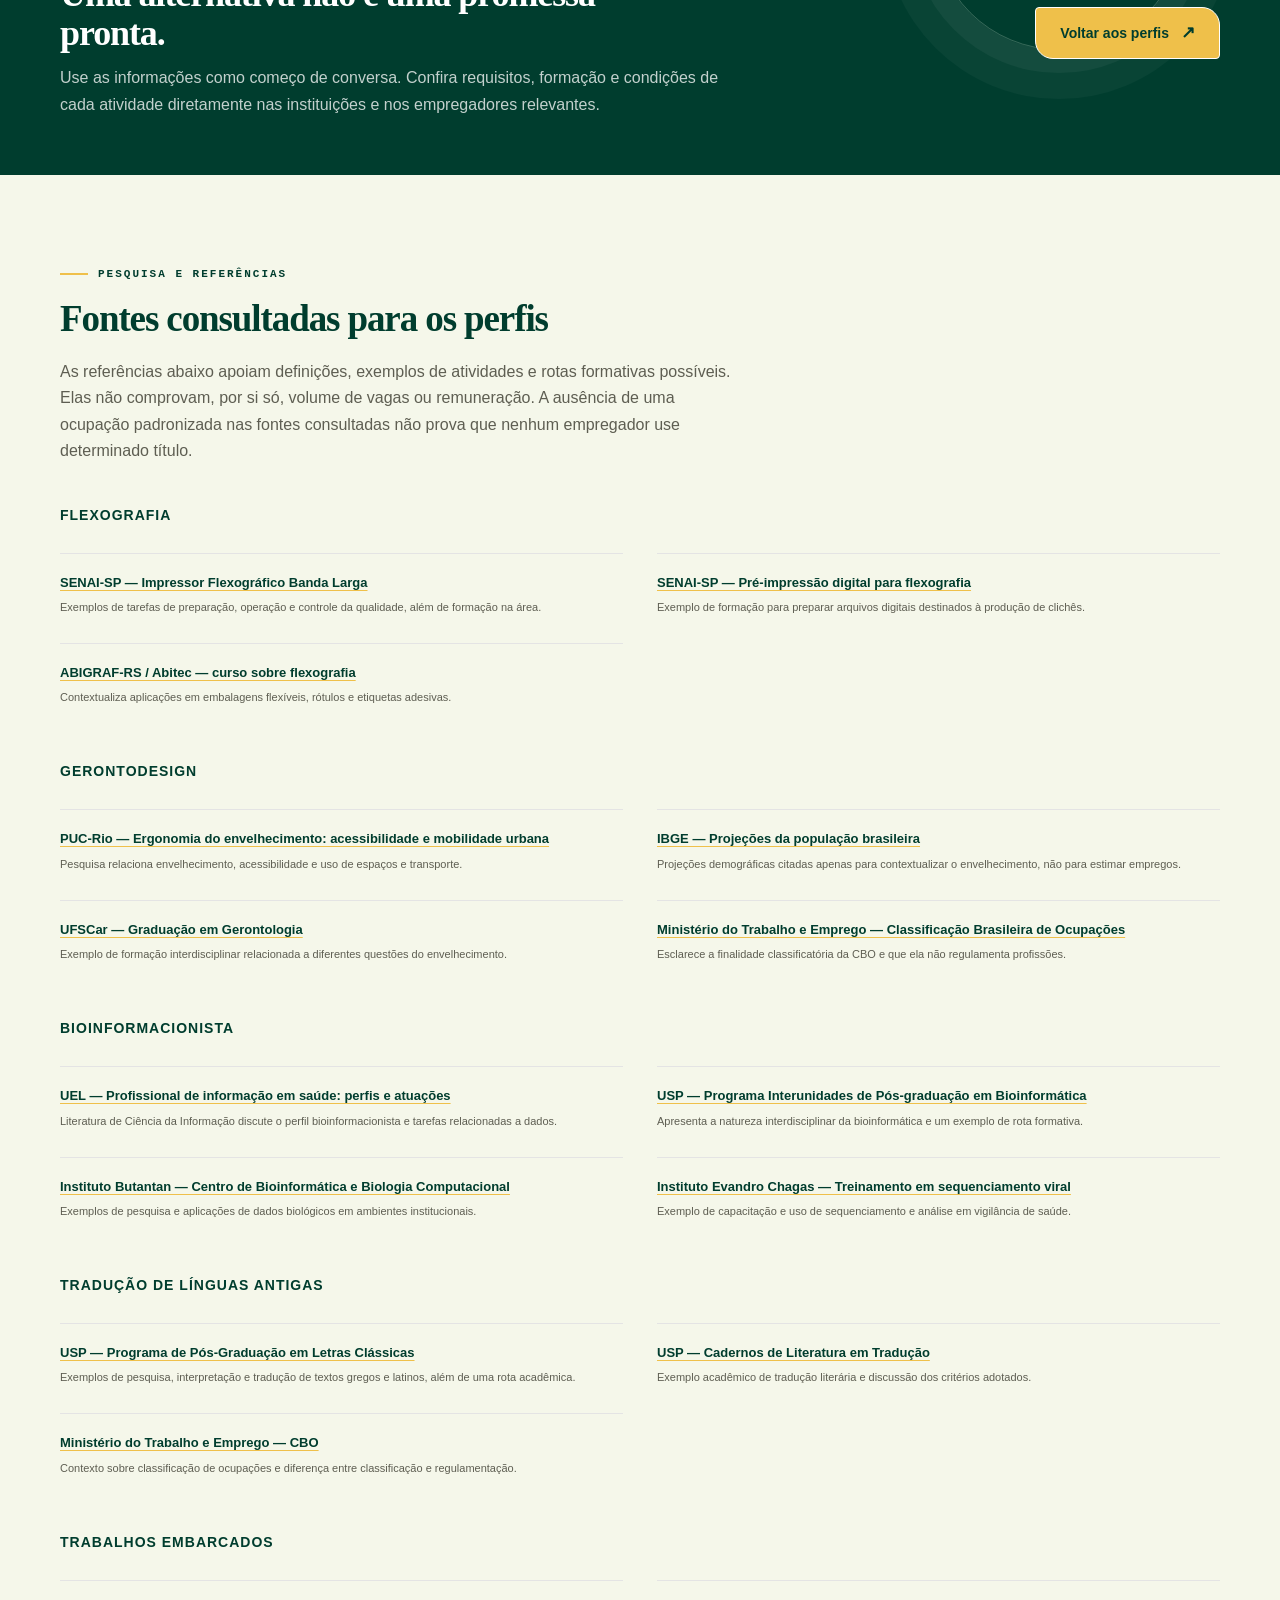
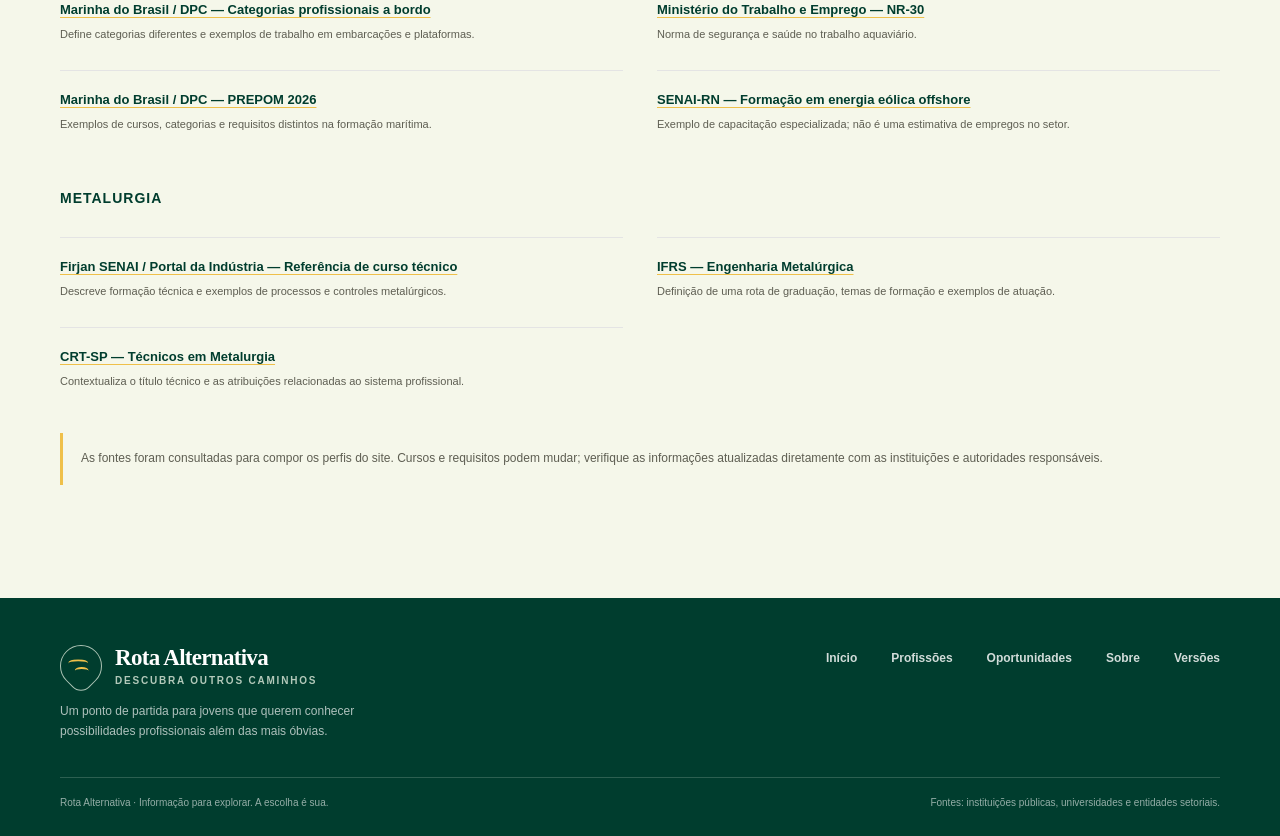
<file: sobreia.html>
<!doctype html>
<html lang="pt-BR">
<head>
  <meta charset="utf-8">
  <meta name="viewport" content="width=device-width, initial-scale=1">
  <meta name="description" content="Conheça a proposta do Rota Alternativa, seu público e as fontes usadas nos perfis profissionais.">
  <title>Sobre | Rota Alternativa</title>
  <link rel="stylesheet" href="estilos.css">
</head>
<body>
  <a class="skip-link" href="#conteudo">Ir para o conteúdo principal</a>
  <header class="site-header">
    <div class="site-header__inner">
      <a class="brand" href="inicioia.html" aria-label="Rota Alternativa — início">
        <span class="brand-mark" aria-hidden="true"></span>
        <span><span class="brand-name">Rota Alternativa</span><span class="brand-caption">Descubra outros caminhos</span></span>
      </a>
      <nav class="main-nav" aria-label="Navegação principal">
        <a href="inicio.html">Início</a>
        <a href="profissoesia.html">Profissões</a>
        <a href="oportunidadesia.html">Oportunidades</a>
        <a href="sobreia.html" aria-current="page">Sobre</a>
      </nav>
    </div>
  </header>

  <main id="conteudo">
    <section class="about-hero">
      <div class="container about-hero__layout">
        <div>
          <p class="eyebrow">Sobre o projeto</p>
          <h1>Um ponto de partida para imaginar outros futuros.</h1>
          <p class="lead">O Rota Alternativa reúne informações sobre áreas profissionais que aparecem menos nas conversas sobre carreira — para que jovens possam conhecê-las e pesquisar com mais contexto.</p>
        </div>
        <figure class="about-hero__image">
          <img src="sobre.jpg" width="2304" height="1536" alt="Estudante conversa com uma pessoa mentora em uma oficina de educação técnica">
        </figure>
      </div>
    </section>

    <section class="about-content" aria-labelledby="proposito-titulo">
      <div class="container">
        <div class="about-intro-grid">
          <aside class="about-aside">
            <p class="eyebrow">Para quem está escolhendo</p>
            <h2>Seu interesse é uma boa pergunta de partida.</h2>
            <p>Este site foi pensado para jovens que estão começando a planejar o futuro profissional e querem conhecer alternativas às carreiras mais tradicionais.</p>
          </aside>
          <div class="about-prose">
            <p class="eyebrow">Por que criamos o Rota Alternativa</p>
            <h2 id="proposito-titulo">Conhecer possibilidades ajuda a escolher com mais informação.</h2>
            <p>Muitas conversas sobre futuro se concentram em um grupo pequeno de ocupações conhecidas. O projeto apresenta seis áreas com trabalhos, ambientes e conhecimentos diferentes, incluindo funções industriais, atividades de pesquisa e especialidades interdisciplinares.</p>
            <p>O objetivo principal é ampliar o repertório de quem está explorando uma carreira. Cada perfil explica tarefas, caminhos formativos possíveis e lugares onde conhecimentos relacionados podem ser aplicados. Links para fontes institucionais e acadêmicas permitem continuar a pesquisa.</p>
            <p>O site não promete salário, demanda, facilidade de contratação ou baixa concorrência. Alguns nomes — como gerontodesign e bioinformacionista — descrevem especialidades emergentes, não profissões regulamentadas com um único percurso. Outros, como trabalho embarcado e metalurgia, abrangem funções diferentes. Essa distinção importa para que a curiosidade venha acompanhada de informação cuidadosa.</p>
          </div>
        </div>

        <div class="about-values" aria-label="Como o projeto pode ajudar">
          <article class="about-value">
            <h3>Conhecer outras áreas</h3>
            <p>Perfis curtos ajudam a perceber relações entre interesses pessoais e diferentes tipos de atividade profissional.</p>
          </article>
          <article class="about-value">
            <h3>Comparar o trabalho real</h3>
            <p>Informações sobre tarefas, ambientes e conhecimentos tornam a pesquisa mais concreta do que apenas um nome de carreira.</p>
          </article>
          <article class="about-value">
            <h3>Continuar investigando</h3>
            <p>Fontes ligadas a cada perfil e plataformas externas apontam caminhos para verificar formação e oportunidades específicas.</p>
          </article>
        </div>
      </div>
    </section>

    <section class="insight-band" aria-labelledby="criterio-titulo">
      <div class="container insight-band__inner">
        <div>
          <p class="eyebrow">Curiosidade com critério</p>
          <h2 id="criterio-titulo">Uma alternativa não é uma promessa pronta.</h2>
          <p>Use as informações como começo de conversa. Confira requisitos, formação e condições de cada atividade diretamente nas instituições e nos empregadores relevantes.</p>
        </div>
        <a class="button button--light" href="profissoesia.html">Voltar aos perfis</a>
      </div>
    </section>

    <section class="sources-section" id="referencias" aria-labelledby="fontes-titulo">
      <div class="container">
        <div class="section-intro">
          <p class="eyebrow">Pesquisa e referências</p>
          <h2 id="fontes-titulo">Fontes consultadas para os perfis</h2>
          <p>As referências abaixo apoiam definições, exemplos de atividades e rotas formativas possíveis. Elas não comprovam, por si só, volume de vagas ou remuneração. A ausência de uma ocupação padronizada nas fontes consultadas não prova que nenhum empregador use determinado título.</p>
        </div>

        <h3>Flexografia</h3>
        <ul class="source-list">
          <li><a href="https://www.sp.senai.br/curso/impressor-flexografico-banda-larga/82914" target="_blank" rel="noopener noreferrer">SENAI-SP — Impressor Flexográfico Banda Larga</a><span>Exemplos de tarefas de preparação, operação e controle da qualidade, além de formação na área.</span></li>
          <li><a href="https://www.sp.senai.br/curso/pre-impressao-digital-para-flexografia/55963" target="_blank" rel="noopener noreferrer">SENAI-SP — Pré-impressão digital para flexografia</a><span>Exemplo de formação para preparar arquivos digitais destinados à produção de clichês.</span></li>
          <li><a href="https://abigraf-rs.com.br/noticias/2023/06/07/inscreva-se-no-curso-online-sobre-flexografia-com-50-de-desconto/" target="_blank" rel="noopener noreferrer">ABIGRAF-RS / Abitec — curso sobre flexografia</a><span>Contextualiza aplicações em embalagens flexíveis, rótulos e etiquetas adesivas.</span></li>
        </ul>

        <h3>Gerontodesign</h3>
        <ul class="source-list">
          <li><a href="https://periodicos.puc-rio.br/revistaergodesign-hci/article/view/58" target="_blank" rel="noopener noreferrer">PUC-Rio — Ergonomia do envelhecimento: acessibilidade e mobilidade urbana</a><span>Pesquisa relaciona envelhecimento, acessibilidade e uso de espaços e transporte.</span></li>
          <li><a href="https://agenciadenoticias.ibge.gov.br/agencia-noticias/2012-agencia-de-noticias/noticias/41056-populacao-do-pais-vai-parar-de-crescer-em-2041" target="_blank" rel="noopener noreferrer">IBGE — Projeções da população brasileira</a><span>Projeções demográficas citadas apenas para contextualizar o envelhecimento, não para estimar empregos.</span></li>
          <li><a href="https://www.prograd.ufscar.br/pt-br/cursos/cursos-oferecidos/gerontologia" target="_blank" rel="noopener noreferrer">UFSCar — Graduação em Gerontologia</a><span>Exemplo de formação interdisciplinar relacionada a diferentes questões do envelhecimento.</span></li>
          <li><a href="https://www.gov.br/trabalho-e-emprego/pt-br/servicos/trabalhador/mais-acoes/classificacao-brasileira-de-ocupacoes" target="_blank" rel="noopener noreferrer">Ministério do Trabalho e Emprego — Classificação Brasileira de Ocupações</a><span>Esclarece a finalidade classificatória da CBO e que ela não regulamenta profissões.</span></li>
        </ul>

        <h3>Bioinformacionista</h3>
        <ul class="source-list">
          <li><a href="https://www.uel.br/revistas/uel/index.php/infoprof/article/view/41538" target="_blank" rel="noopener noreferrer">UEL — Profissional de informação em saúde: perfis e atuações</a><span>Literatura de Ciência da Informação discute o perfil bioinformacionista e tarefas relacionadas a dados.</span></li>
          <li><a href="https://www.iq.usp.br/portaliqusp/?q=pt-br/pos-bioinformatica" target="_blank" rel="noopener noreferrer">USP — Programa Interunidades de Pós-graduação em Bioinformática</a><span>Apresenta a natureza interdisciplinar da bioinformática e um exemplo de rota formativa.</span></li>
          <li><a href="https://butantan.gov.br/pesquisa/desenvolvimento-cientifico/centro-de-bioinformatica-e-de-biologia-computacional" target="_blank" rel="noopener noreferrer">Instituto Butantan — Centro de Bioinformática e Biologia Computacional</a><span>Exemplos de pesquisa e aplicações de dados biológicos em ambientes institucionais.</span></li>
          <li><a href="https://www.gov.br/iec/pt-br/assuntos/noticias/iec-sedia-treinamento-em-sequenciamento-viral-com-especialistas-da-fiocruz" target="_blank" rel="noopener noreferrer">Instituto Evandro Chagas — Treinamento em sequenciamento viral</a><span>Exemplo de capacitação e uso de sequenciamento e análise em vigilância de saúde.</span></li>
        </ul>

        <h3>Tradução de línguas antigas</h3>
        <ul class="source-list">
          <li><a href="http://ppglc.fflch.usp.br/o-programa-de-pos-graduacao-em-letras-classicas" target="_blank" rel="noopener noreferrer">USP — Programa de Pós-Graduação em Letras Clássicas</a><span>Exemplos de pesquisa, interpretação e tradução de textos gregos e latinos, além de uma rota acadêmica.</span></li>
          <li><a href="https://revistas.usp.br/clt/article/view/49486" target="_blank" rel="noopener noreferrer">USP — Cadernos de Literatura em Tradução</a><span>Exemplo acadêmico de tradução literária e discussão dos critérios adotados.</span></li>
          <li><a href="https://www.gov.br/trabalho-e-emprego/pt-br/assuntos/cbo" target="_blank" rel="noopener noreferrer">Ministério do Trabalho e Emprego — CBO</a><span>Contexto sobre classificação de ocupações e diferença entre classificação e regulamentação.</span></li>
        </ul>

        <h3>Trabalhos embarcados</h3>
        <ul class="source-list">
          <li><a href="https://www.marinha.mil.br/dpc/profissional-nao-tripulante-tripulante-nao-aquaviario-e-profissional-de-protecao-maritima" target="_blank" rel="noopener noreferrer">Marinha do Brasil / DPC — Categorias profissionais a bordo</a><span>Define categorias diferentes e exemplos de trabalho em embarcações e plataformas.</span></li>
          <li><a href="https://www.gov.br/trabalho-e-emprego/pt-br/assuntos/inspecao-do-trabalho/seguranca-e-saude-no-trabalho/ctpp-nrs/normas-regulamentadoras-nrs" target="_blank" rel="noopener noreferrer">Ministério do Trabalho e Emprego — NR-30</a><span>Norma de segurança e saúde no trabalho aquaviário.</span></li>
          <li><a href="https://assets.marinha.mil.br/dpc/sites/www.marinha.mil.br.dpc/files/2026-08/PREPOM202607082026.pdf" target="_blank" rel="noopener noreferrer">Marinha do Brasil / DPC — PREPOM 2026</a><span>Exemplos de cursos, categorias e requisitos distintos na formação marítima.</span></li>
          <li><a href="https://www.rn.senai.br/faeti-senai-rn-abre-inscricoes-para-primeira-pos-graduacao-brasil-em-energia-eolica-offshore/" target="_blank" rel="noopener noreferrer">SENAI-RN — Formação em energia eólica offshore</a><span>Exemplo de capacitação especializada; não é uma estimativa de empregos no setor.</span></li>
        </ul>

        <h3>Metalurgia</h3>
        <ul class="source-list">
          <li><a href="https://static.portaldaindustria.com.br/media/filer_public/43/e9/43e9b42d-c6c6-41b8-a924-63303d90f2c9/tecnico_em_metalurgia_-_aprt01502.pdf" target="_blank" rel="noopener noreferrer">Firjan SENAI / Portal da Indústria — Referência de curso técnico</a><span>Descreve formação técnica e exemplos de processos e controles metalúrgicos.</span></li>
          <li><a href="https://ifrs.edu.br/caxias/cursos/graduacao/engenharia-metalurgica/" target="_blank" rel="noopener noreferrer">IFRS — Engenharia Metalúrgica</a><span>Definição de uma rota de graduação, temas de formação e exemplos de atuação.</span></li>
          <li><a href="https://crtsp.gov.br/tecnicos-em-metalurgia-dando-vida-ao-metal-bruto/" target="_blank" rel="noopener noreferrer">CRT-SP — Técnicos em Metalurgia</a><span>Contextualiza o título técnico e as atribuições relacionadas ao sistema profissional.</span></li>
        </ul>

        <p class="inline-note reference-note">As fontes foram consultadas para compor os perfis do site. Cursos e requisitos podem mudar; verifique as informações atualizadas diretamente com as instituições e autoridades responsáveis.</p>
      </div>
    </section>
  </main>

  <footer class="site-footer">
    <div class="container">
      <div class="site-footer__top">
        <div>
          <a class="brand" href="inicioia.html" aria-label="Rota Alternativa — início">
            <span class="brand-mark" aria-hidden="true"></span>
            <span><span class="brand-name">Rota Alternativa</span><span class="brand-caption">Descubra outros caminhos</span></span>
          </a>
          <p class="footer-description">Um ponto de partida para jovens que querem conhecer possibilidades profissionais além das mais óbvias.</p>
        </div>
        <nav class="footer-links" aria-label="Navegação do rodapé">
          <a href="inicioia.html">Início</a><a href="profissoesia.html">Profissões</a><a href="oportunidadesia.html">Oportunidades</a><a href="sobreia.html">Sobre</a><a href="index.html">Versões</a>
        </nav>
      </div>
      <div class="site-footer__bottom">
        <p>Rota Alternativa · Informação para explorar. A escolha é sua.</p>
        <p>Fontes: instituições públicas, universidades e entidades setoriais.</p>
      </div>
    </div>
  </footer>
</body>
</html>
</file>
<file: css/estilos.css>
:root {
  --verde-escuro: #003D2E;
  --verde-claro: #F5FDEE;
  --amarelo: #EFC04A;
  --bege: #F5F7EA;
  --branco: #FFFFFF;
  --cinza: #5E5E52;
  --cinza-claro: #E4E4E4;
  --sombra: 0 20px 54px rgba(0, 61, 46, .11);
  --raio-grande: 30px;
  --raio-medio: 20px;
}

* { box-sizing: border-box; }
html { scroll-behavior: smooth; -webkit-text-size-adjust: 100%; }
body {
  margin: 0;
  background: var(--branco);
  color: var(--verde-escuro);
  font-family: Arial, Helvetica, sans-serif;
  font-size: 16px;
  line-height: 1.65;
}
img { display: block; max-width: 100%; height: auto; }
a { color: inherit; }
button, a { -webkit-tap-highlight-color: transparent; }
:focus-visible { outline: 3px solid var(--amarelo); outline-offset: 4px; }

.skip-link {
  position: absolute;
  left: -10000px;
  top: 12px;
  z-index: 20;
  padding: 12px 16px;
  background: var(--amarelo);
  color: var(--verde-escuro);
  font-weight: 700;
}
.skip-link:focus { left: 16px; }

.site-header {
  position: relative;
  z-index: 5;
  background: var(--verde-escuro);
  color: var(--branco);
  border-bottom: 1px solid rgba(245, 253, 238, .16);
}
.site-header__inner {
  gap: 16px;
  width: min(1160px, calc(100% - 32px));
  min-height: 92px;
  margin: 0 auto;
  display: flex;
  align-items: center;
  justify-content: space-between;
}
.brand {
  display: inline-flex;
  align-items: center;
  gap: 13px;
  color: var(--branco);
  text-decoration: none;
}
.brand-mark {
  position: relative;
  display: block;
  width: 42px;
  height: 42px;
  flex: 0 0 42px;
  border: 1px solid rgba(245, 253, 238, .7);
  border-radius: 50% 50% 50% 12px;
  transform: rotate(-45deg);
}
.brand-mark::before,
.brand-mark::after {
  content: "";
  position: absolute;
  left: 10px;
  width: 20px;
  height: 6px;
  border-top: 2px solid var(--amarelo);
  border-radius: 50%;
  transform: rotate(45deg);
}
.brand-mark::before { top: 12px; }
.brand-mark::after { top: 20px; width: 14px; }
.brand-name {
  display: block;
  font-family: Georgia, "Times New Roman", serif;
  font-size: 23px;
  font-weight: 700;
  letter-spacing: -.7px;
  line-height: 1.05;
}
.brand-caption {
  display: block;
  margin-top: 5px;
  color: rgba(245, 253, 238, .73);
  font-size: 10px;
  font-weight: 700;
  letter-spacing: 1.8px;
  line-height: 1;
  text-transform: uppercase;
}
.main-nav { display: flex; align-items: center; gap: 36px; }
.main-nav a {
  position: relative;
  padding: 11px 0;
  color: rgba(255, 255, 255, .82);
  font-size: 14px;
  font-weight: 700;
  text-decoration: none;
  transition: color .18s ease;
}
.main-nav a::after {
  content: "";
  position: absolute;
  right: 0;
  bottom: 4px;
  left: 0;
  height: 2px;
  background: var(--amarelo);
  transform: scaleX(0);
  transform-origin: left center;
  transition: transform .18s ease;
}
.main-nav a:hover,
.main-nav a[aria-current="page"] { color: var(--branco); }
.main-nav a:hover::after,
.main-nav a[aria-current="page"]::after { transform: scaleX(1); }

.container { width: min(1160px, calc(100% - 32px)); margin: 0 auto; }
.eyebrow {
  font-family:monospace;
  display: inline-flex;
  align-items: center;
  gap: 10px;
  margin: 0 0 18px;
  color: var(--verde-escuro);
  font-size: 11px;
  font-weight: 800;
  letter-spacing: 2px;
  line-height: 1.3;
  text-transform: uppercase;
}
.eyebrow::before {
  content: "";
  width: 28px;
  height: 2px;
  background: var(--amarelo);
}
h1, h2, h3, h4, p { margin-top: 0; }
h1, h2, h3, h4 {
  overflow-wrap: break-word;
  color: var(--verde-escuro);
  font-family: Georgia, "Times New Roman", serif;
  font-weight: 700;
  letter-spacing: -1.1px;
  line-height: 1.08;
}
h1 { margin-bottom: 24px; font-size: 58px; }
h2 { margin-bottom: 20px; font-size: 43px; }
h3 { margin-bottom: 14px; font-size: 27px; }
h4 { margin-bottom: 10px; font-size: 19px; }
p { margin-bottom: 18px; color: var(--cinza); }
.lead { max-width: 590px; color: var(--cinza); font-size: 19px; line-height: 1.65; }
.section-intro { max-width: 680px; margin-bottom: 38px; }
.section-intro p:last-child { margin-bottom: 0; }
.section-kicker {
  display: block;
  margin-bottom: 12px;
  color: var(--cinza);
  font-size: 12px;
  font-weight: 700;
  letter-spacing: 1.4px;
  text-transform: uppercase;
}

.button {
  display: inline-flex;
  align-items: center;
  justify-content: center;
  gap: 12px;
  min-height: 52px;
  padding: 0 24px;
  border: 1px solid var(--verde-escuro);
  border-radius: 4px 18px 4px 18px;
  background: var(--verde-escuro);
  color: var(--branco);
  font-size: 14px;
  font-weight: 800;
  text-decoration: none;
  transition: background .18s ease, color .18s ease, transform .18s ease, box-shadow .18s ease;
}
.button::after { content: "↗"; color: var(--amarelo); font-size: 17px; }
.button:hover {
  transform: translateY(-2px);
  background: var(--amarelo);
  color: var(--verde-escuro);
  box-shadow: 0 10px 24px rgba(0, 61, 46, .12);
}
.button:hover::after { color: var(--verde-escuro); }
.button--light { border-color: var(--branco); background: var(--amarelo); color: var(--verde-escuro); }
.button--light::after { color: var(--verde-escuro); }
.button--light:hover { border-color: var(--amarelo); background: var(--amarelo); }
.text-link {
  display: inline-flex;
  align-items: center;
  gap: 8px;
  color: var(--verde-escuro);
  font-size: 14px;
  font-weight: 800;
  text-decoration-color: var(--amarelo);
  text-decoration-thickness: 2px;
  text-underline-offset: 5px;
}
.text-link:hover { color: var(--cinza); }

.home-hero {
  padding: 45px 0 65px;
  background: var(--bege);
  overflow: hidden;
}
.hero-layout {
  display: grid;
  grid-template-columns: 470px 1fr;
  align-items: center;
  gap: 44px;
  min-height: 510px;
}
.hero-copy { position: relative; z-index: 1; padding: 22px 0 22px 10px; }
.hero-copy h1 { max-width: 520px; }
.hero-copy h1 span { color: var(--cinza); font-style: italic; }
.hero-copy .lead { margin-bottom: 30px; }
.hero-actions { display: flex; align-items: center; gap: 26px; }
.hero-visual {
  position: relative;
  min-width: 0;
  height: 480px;
  border-radius: 200px 22px 22px 22px;
}
.hero-visual::before {
  content: "";
  position: absolute;
  top: -18px;
  right: -18px;
  width: 112px;
  height: 112px;
  border-top: 2px solid var(--amarelo);
  border-right: 2px solid var(--amarelo);
  border-radius: 0 28px 0 0;
}
.hero-visual img {
  width: 100%;
  height: 100%;
  border-radius: inherit;
  object-fit: cover;
  object-position: center;
}
.hero-visual__label {
  position: absolute;
  right: -18px;
  bottom: 28px;
  max-width: 260px;
  padding: 17px 20px;
  border-left: 4px solid var(--amarelo);
  background: var(--verde-escuro);
  color: var(--branco);
  font-size: 13px;
  font-weight: 700;
  line-height: 1.45;
}
.hero-visual__label span { display: block; margin-top: 5px; color: rgba(255,255,255,.72); font-size: 11px; font-weight: 400; }

.section { padding: 94px 0; }
.section--bege { background: var(--bege); }
.section--greenwash { background: var(--verde-claro); }
.section-heading-row {
  display: flex;
  align-items: end;
  justify-content: space-between;
  gap: 50px;
  margin-bottom: 38px;
}
.section-heading-row .section-intro { margin-bottom: 0; }
.section-heading-row .text-link { margin-bottom: 7px; white-space: nowrap; }
.career-grid { display: grid; grid-template-columns: repeat(3, 1fr); gap: 22px; }
.career-card {
  overflow: hidden;
  border: 1px solid var(--cinza-claro);
  border-radius: var(--raio-medio);
  background: var(--branco);
  transition: transform .2s ease, box-shadow .2s ease;
}
.career-card:hover { transform: translateY(-5px); box-shadow: var(--sombra); }
.career-card__image { height: 218px; overflow: hidden; }
.career-card__image img { width: 100%; height: 100%; object-fit: cover; transition: transform .35s ease; }
.career-card:hover .career-card__image img { transform: scale(1.035); }
.career-card__body { padding: 23px 24px 26px; }
.card-index {
  display: inline-block;
  margin-bottom: 12px;
  color: var(--cinza);
  font-size: 11px;
  font-weight: 800;
  letter-spacing: 1.6px;
}
.career-card__body h3 { margin-bottom: 11px; font-size: 24px; }
.career-card__body p { min-height: 76px; margin-bottom: 16px; font-size: 14px; }

.insight-band {
  position: relative;
  overflow: hidden;
  padding: 57px 0;
  background: var(--verde-escuro);
  color: var(--branco);
}
.insight-band::after {
  content: "";
  position: absolute;
  top: -94px;
  right: 95px;
  width: 250px;
  height: 250px;
  border: 1px solid rgba(245, 253, 238, .22);
  border-radius: 50%;
  box-shadow: 0 0 0 23px rgba(245, 253, 238, .045), 0 0 0 49px rgba(245, 253, 238, .035);
}
.insight-band__inner { position: relative; z-index: 1; display: flex; align-items: center; justify-content: space-between; gap: 70px; }
.insight-band h2 { max-width: 640px; margin-bottom: 12px; color: var(--branco); font-size: 36px; }
.insight-band p { max-width: 680px; margin-bottom: 0; color: rgba(255,255,255,.76); }
.insight-band .eyebrow { color: var(--verde-claro); }

.value-grid { display: grid; grid-template-columns: 1fr 1fr 1fr; gap: 28px; }
.value-card { padding: 24px 25px 24px 0; border-top: 1px solid var(--cinza-claro); }
.value-card__number { display: block; margin-bottom: 19px; color: var(--amarelo); font-family: Georgia, "Times New Roman", serif; font-size: 37px; line-height: 1; }
.value-card h3 { font-size: 22px; }
.value-card p { margin-bottom: 0; font-size: 14px; }

.page-hero {
  padding: 60px 0 66px;
  background: var(--bege);
}
.page-hero__layout { display: grid; grid-template-columns: 1fr 470px; align-items: center; gap: 70px; }
.page-hero h1 { max-width: 660px; font-size: 52px; }
.page-hero__image { height: 310px; overflow: hidden; border-radius: 22px 140px 22px 22px; box-shadow: var(--sombra); }
.page-hero__image img { width: 100%; height: 100%; object-fit: cover; }
.page-hero .lead { max-width: 610px; font-size: 17px; }

.profession-intro { padding: 77px 0 46px; }
.profession-intro__inner { display: flex; align-items: end; justify-content: space-between; gap: 60px; }
.profession-intro h2 { max-width: 630px; margin-bottom: 0; font-size: 39px; }
.profession-intro p { max-width: 400px; margin: 0 0 5px; font-size: 14px; }
.profession-list { padding: 0 0 90px; }
.profession-card {
  display: grid;
  grid-template-columns: 1fr 1.06fr;
  align-items: stretch;
  gap: 0;
  overflow: hidden;
  margin-bottom: 27px;
  border: 1px solid var(--cinza-claro);
  border-radius: var(--raio-grande);
  background: var(--branco);
}

.btn-group {
  display: flex !important;
  justify-content: center !important; 
  align-items: center !important;
  gap: 15px !important;               
  width: 100% !important;            
  margin-bottom: 25px !important;    
  background-color:#003D2E ;
  padding: 15px;
}


.btn-group a {
  display: inline-block !important;
  color:#003D2E!important;         
  background-color:#E4E4E4 !important; 
  padding: 8px 16px !important;      
  text-decoration: none !important;  
  border-radius: 50px !important;     
  font-family: 'Segoe UI', Tahoma, Geneva, Verdana, sans-serif !important; 
  font-size: 14px;
  transition: background-color 0.15s ease-in-out;
}


.btn-group a.active {
  background-color:#EFC04A !important; 
}

.profession-card--reverse { grid-template-columns: 1.06fr 1fr; }
.profession-card--reverse .profession-card__media { grid-column: 2; grid-row: 1; }
.profession-card--reverse .profession-card__content { grid-column: 1; grid-row: 1; }
.profession-card__media { position: relative; min-height: 495px; overflow: hidden; background: var(--verde-claro); }
.profession-card__media img { width: 100%; height: 100%; min-height: 495px; object-fit: cover; }
.profession-card__media figcaption {
  position: absolute;
  right: 17px;
  bottom: 17px;
  left: 17px;
  padding: 10px 13px;
  border-left: 3px solid var(--amarelo);
  background: rgba(0, 61, 46, .88);
  color: var(--branco);
  font-size: 11px;
  line-height: 1.45;
}
.profession-card__content { padding: 38px 42px 34px; }
.profession-card__content h2 { margin: 0 0 13px; font-size: 35px; }
.profession-card__content > p { font-size: 14px; }
.profession-card__eyebrow { margin-bottom: 10px; color: var(--cinza); font-size: 11px; font-weight: 800; letter-spacing: 1.4px; text-transform: uppercase; }
.profession-facts { display: grid; grid-template-columns: 1fr 1fr; gap: 16px 20px; margin: 25px 0 0; }
.profession-fact { padding-top: 13px; border-top: 1px solid var(--cinza-claro); }
.profession-fact--wide { grid-column: 1 / -1; }
.profession-fact h3 { margin-bottom: 7px; font-family: Arial, Helvetica, sans-serif; font-size: 11px; font-weight: 800; letter-spacing: .8px; line-height: 1.35; text-transform: uppercase; }
.profession-fact p { margin-bottom: 0; font-size: 12px; line-height: 1.55; }
.fact-list { margin: 0; padding-left: 17px; color: var(--cinza); font-size: 12px; line-height: 1.55; }
.fact-list li { margin: 0 0 5px; }
.qualification-note { margin-top: 18px; padding: 13px 15px; border-radius: 4px 14px 4px 14px; background: var(--verde-claro); color: var(--cinza); font-size: 11px; line-height: 1.55; }
.reference-mark { color: var(--verde-escuro); font-size: 11px; font-weight: 800; text-decoration-color: var(--amarelo); text-underline-offset: 2px; }

.quiz-intro { padding: 64px 0 48px; background: var(--bege); }
.quiz-intro__layout { display: grid; grid-template-columns: 1fr 500px; align-items: center; gap: 65px; }
.quiz-intro h1 { font-size: 50px; }
.quiz-intro__image { height: 315px; overflow: hidden; border-radius: 140px 22px 140px 22px; }
.quiz-intro__image img { width: 100%; height: 100%; object-fit: cover; }
.quiz-intro .lead { max-width: 570px; font-size: 17px; }
.quiz-section { padding: 76px 0 90px; }
.quiz-heading { display: flex; align-items: end; justify-content: space-between; gap: 55px; margin-bottom: 34px; }
.quiz-heading h2 { max-width: 550px; margin-bottom: 0; font-size: 39px; }
.quiz-heading p { max-width: 430px; margin-bottom: 4px; font-size: 14px; }
.quiz-question { margin: 0 0 20px; padding: 26px 28px 29px; border: 1px solid var(--cinza-claro); border-radius: var(--raio-medio); background: var(--branco); }
.quiz-question__heading { display: flex; align-items: baseline; gap: 14px; margin-bottom: 18px; }
.quiz-question__number {
    color: var(--amarelo);
    font-family: Georgia, "Times New Roman", serif;
    font-size: 27px;
    font-variant-numeric: lining-nums;
}
.quiz-question h3 { margin: 0; font-family: Arial, Helvetica, sans-serif; font-size: 18px; letter-spacing: -.35px; }
.quiz-options { display: grid; grid-template-columns: repeat(4, 1fr); gap: 11px; }
.quiz-option {
  display: flex;
  min-height: 62px;
  align-items: center;
  gap: 10px;
  padding: 12px 13px;
  border: 1px solid var(--cinza-claro);
  border-radius: 4px 14px 4px 14px;
  background: var(--verde-claro);
  color: var(--verde-escuro);
  font-size: 12px;
  font-weight: 700;
  line-height: 1.35;
  text-decoration: none;
  transition: border-color .18s ease, background .18s ease, transform .18s ease;
}
.quiz-option::after { content: "↗"; margin-left: auto; color: var(--cinza); font-size: 15px; }
.quiz-option:hover { transform: translateY(-2px); border-color: var(--amarelo); background: var(--amarelo); }
.quiz-disclaimer { margin: 21px 0 0; color: var(--cinza); font-size: 12px; }

.platform-section { padding: 82px 0 95px; background: var(--verde-claro); }
.platform-grid { display: grid;
grid-template-columns: repeat(3, minmax(0, 1fr)); 
gap: 17px;
}

.platform-card img {
  width: 56px;
  height: 56px;
  object-fit: cover;
  border-radius: 12px;
  flex-shrink: 0;
  display: block;
}

.platform-card {
  display: flex;
  min-height: 145px;
  align-items: flex-start;
  gap: 17px;
  padding: 21px;
  border: 1px solid rgba(0, 61, 46, .14);
  border-radius: 15px;
  background: var(--branco);
  text-decoration: none;
  transition: transform .18s ease, box-shadow .18s ease, border-color .18s ease;
}
.platform-card:hover { transform: translateY(-4px); border-color: var(--amarelo); box-shadow: var(--sombra); }
.platform-mark {
  display: flex;
  width: 53px;
  height: 53px;
  flex: 0 0 53px;
  align-items: center;
  justify-content: center;
  border: 1px solid var(--cinza-claro);
  border-radius: 16px 5px 16px 5px;
  background: var(--bege);
  color: var(--verde-escuro);
  font-family: Georgia, "Times New Roman", serif;
  font-size: 19px;
  font-weight: 700;
}
.platform-card h3 { margin: 3px 0 5px; font-family: Arial, Helvetica, sans-serif; font-size: 17px; letter-spacing: -.2px; }
.platform-card p { margin: 0; font-size: 12px; line-height: 1.5; }
.platform-card__arrow { display: block; margin-top: 9px; color: var(--verde-escuro); font-size: 11px; font-weight: 800; }

.about-hero { padding: 62px 0 75px; background: var(--bege); }
.about-hero__layout { display: grid; grid-template-columns: 1fr 490px; align-items: center; gap: 70px; }
.about-hero h1 { max-width: 620px; font-size: 53px; }
.about-hero__image { height: 360px; overflow: hidden; border-radius: 22px 145px 22px 22px; }
.about-hero__image img { width: 100%; height: 100%; object-fit: cover; }
.about-hero .lead { font-size: 17px; }
.about-content { padding: 88px 0 92px; }
.about-intro-grid { display: grid; grid-template-columns: 390px 1fr; gap: 82px; align-items: start; }
.about-aside { padding: 28px; border-top: 4px solid var(--amarelo); background: var(--verde-claro); }
.about-aside h2 { margin-bottom: 14px; font-size: 29px; }
.about-aside p { margin-bottom: 0; font-size: 14px; }
.about-prose h2 { margin-bottom: 21px; font-size: 37px; }
.about-prose p { font-size: 16px; }
.about-values { display: grid; grid-template-columns: repeat(3, 1fr); gap: 22px; margin-top: 55px; }
.about-value { padding: 24px 20px; border-top: 1px solid var(--cinza-claro); }
.about-value h3 { font-size: 21px; }
.about-value p { margin-bottom: 0; font-size: 13px; }
.sources-section { padding: 82px 0 95px; background: var(--bege); }
.sources-section h2 { font-size: 37px; }
.source-list { display: grid; grid-template-columns: 1fr 1fr; gap: 12px 34px; margin: 30px 0 0; padding: 0; list-style: none; }
.source-list li { padding: 15px 0; border-top: 1px solid var(--cinza-claro); }
.source-list a { color: var(--verde-escuro); font-size: 13px; font-weight: 700; text-decoration-color: var(--amarelo); text-underline-offset: 3px; }
.source-list a:hover { color: var(--cinza); }
.source-list span { display: block; margin-top: 5px; color: var(--cinza); font-size: 11px; line-height: 1.45; }

.closing-cta { padding: 62px 0; background: var(--verde-claro); }
.closing-cta__inner { display: flex; align-items: center; justify-content: space-between; gap: 45px; }
.closing-cta h2 { max-width: 680px; margin-bottom: 12px; font-size: 37px; }
.closing-cta p { max-width: 630px; margin-bottom: 0; font-size: 14px; }
.site-footer { padding: 47px 0 25px; background: var(--verde-escuro); color: var(--branco); }
.site-footer__top { display: flex; align-items: flex-start; justify-content: space-between; gap: 80px; padding-bottom: 35px; }
.site-footer .brand { margin-bottom: 15px; }
.footer-description { max-width: 350px; margin: 0; color: rgba(255,255,255,.68); font-size: 12px; }
.footer-links { display: flex; gap: 34px; padding-top: 4px; }
.footer-links a { color: rgba(255,255,255,.82); font-size: 12px; font-weight: 700; text-decoration: none; }
.footer-links a:hover { color: var(--amarelo); }
.site-footer__bottom { display: flex; justify-content: space-between; gap: 40px; padding-top: 17px; border-top: 1px solid rgba(245, 253, 238, .18); color: rgba(255,255,255,.58); font-size: 10px; }
.site-footer__bottom p { margin: 0; color: inherit; font-size: inherit; }

.inline-note { padding: 16px 18px; border-left: 3px solid var(--amarelo); background: var(--bege); color: var(--cinza); font-size: 12px; }
.tag {
  display: inline-flex;
  align-items: center;
  min-height: 27px;
  padding: 0 10px;
  border: 1px solid var(--cinza-claro);
  border-radius: 999px;
  background: var(--verde-claro);
  color: var(--verde-escuro);
  font-size: 10px;
  font-weight: 800;
  letter-spacing: .5px;
  text-transform: uppercase;
}


.profession-intro__inner h1 { max-width: 650px; margin-bottom: 0; font-size: 42px; }
.profession-intro__inner > p { max-width: 400px; margin: 0 0 5px; font-size: 14px; }
.platform-note { margin-top: 25px; }
.reference-note { margin-top: 28px; }
.sources-section > .container > h3 { margin: 43px 0 13px; font-family: Arial, Helvetica, sans-serif; font-size: 14px; letter-spacing: 1px; text-transform: uppercase; }
figure { margin: 0; }

/* ==========================================================
   RESPONSIVIDADE — vale para as quatro páginas
   ========================================================== */

/* Tablet e telas menores que o layout de desktop */
@media (max-width: 960px) {
  .site-header__inner { flex-wrap: wrap; padding: 16px 0; }
  .main-nav { gap: 26px; }

  .hero-layout { grid-template-columns: 1fr; gap: 36px; min-height: 0; }
  .hero-copy { padding: 8px 0; }
  .hero-visual { height: 400px; }
  .hero-visual::before { right: -10px; }
  .hero-visual__label { right: 0; }

  .section-heading-row,
  .profession-intro__inner,
  .quiz-heading { flex-direction: column; align-items: flex-start; gap: 20px; }
  .section-heading-row .text-link { margin-bottom: 0; white-space: normal; }

  .insight-band__inner,
  .closing-cta__inner { flex-direction: column; align-items: flex-start; gap: 28px; }

  .career-grid { grid-template-columns: repeat(2, 1fr); }

  .page-hero__layout,
  .quiz-intro__layout,
  .about-hero__layout { grid-template-columns: 1fr; gap: 36px; }
  .page-hero__image,
  .quiz-intro__image,
  .about-hero__image { height: 300px; }

  .about-intro-grid { grid-template-columns: 1fr; gap: 40px; }

  .profession-card,
  .profession-card--reverse { grid-template-columns: 1fr; }
  .profession-card--reverse .profession-card__media,
  .profession-card__media { grid-column: 1; grid-row: 1; min-height: 340px; }
  .profession-card--reverse .profession-card__content,
  .profession-card__content { grid-column: 1; grid-row: 2; }
  .profession-card__media img { min-height: 340px; }

  .quiz-options { grid-template-columns: repeat(2, 1fr); }
  .platform-grid { grid-template-columns: repeat(2, 1fr); }
  .source-list { grid-template-columns: 1fr; }

  .btn-group { flex-wrap: wrap; }

  .site-footer__top { flex-direction: column; gap: 28px; }
}

/* Celular */
@media (max-width: 600px) {
  h1,
  .page-hero h1,
  .profession-intro__inner h1,
  .quiz-intro h1,
  .about-hero h1 { font-size: 34px; letter-spacing: -.8px; }
  h2,
  .profession-intro h2,
  .quiz-heading h2,
  .insight-band h2,
  .closing-cta h2,
  .about-prose h2,
  .sources-section h2 { font-size: 28px; letter-spacing: -.7px; }
  .about-aside h2 { font-size: 25px; }
  h3 { font-size: 22px; }
  .lead,
  .page-hero .lead,
  .quiz-intro .lead,
  .about-hero .lead { font-size: 16px; }

  /* cabeçalho */
  .site-header__inner { flex-direction: column; align-items: flex-start; gap: 14px; }
  .brand-name { font-size: 21px; }
  .brand-caption { letter-spacing: 1.4px; }
  .main-nav { width: 100%; flex-wrap: wrap; gap: 4px 20px; }
  .main-nav a { padding: 9px 0; font-size: 13px; }

  /* espaçamento vertical das seções */
  .home-hero { padding: 28px 0 44px; }
  .section { padding: 56px 0; }
  .insight-band,
  .closing-cta { padding: 44px 0; }
  .profession-intro { padding: 44px 0 28px; }
  .profession-list { padding-bottom: 56px; }
  .quiz-intro { padding: 40px 0 32px; }
  .quiz-section { padding: 48px 0 56px; }
  .platform-section { padding: 52px 0 56px; }
  .about-hero { padding: 40px 0 48px; }
  .about-content { padding: 52px 0 56px; }
  .sources-section { padding: 52px 0 56px; }

  /* home */
  .hero-actions { flex-wrap: wrap; gap: 16px 22px; }
  .hero-actions .button,
  .closing-cta .button,
  .insight-band .button { width: 100%; }
  .hero-visual { height: 300px; border-radius: 110px 20px 20px 20px; }
  .hero-visual::before { top: -10px; right: 0; width: 70px; height: 70px; }
  .hero-visual__label { right: 12px; bottom: 12px; left: 12px; max-width: none; padding: 12px 14px; }
  .career-grid { grid-template-columns: 1fr; }
  .career-card__image { height: 200px; }
  .career-card__body p { min-height: 0; }
  .value-grid { grid-template-columns: 1fr; gap: 0; }
  .value-card { padding-right: 0; }

  /* hero das páginas internas */
  .page-hero__image,
  .quiz-intro__image,
  .about-hero__image { height: 220px; }

  /* filtro de profissões */
  .btn-group { gap: 10px !important; padding: 14px 16px !important; }
  .btn-group a { padding: 8px 14px !important; font-size: 13px; text-align: center; }

  /* cartões de profissão */
  .profession-card { margin-bottom: 20px; border-radius: 22px; }
  .profession-card__media,
  .profession-card--reverse .profession-card__media { min-height: 240px; }
  .profession-card__media img { min-height: 240px; }
  .profession-card__content { padding: 24px 20px; }
  .profession-card__content h2 { font-size: 26px; }
  .profession-facts { grid-template-columns: 1fr; }
  .qualification-note { overflow-wrap: anywhere; }

  /* quiz e plataformas */
  .quiz-question { padding: 20px 16px; }
  .quiz-question h3 { font-size: 16px; }
  .quiz-options { grid-template-columns: 1fr; }
  .platform-grid { grid-template-columns: 1fr; gap: 14px; }
  .platform-card { min-height: 0; padding: 18px; }
  .platform-card p { font-size: 13px; }

  /* sobre */
  .about-aside { padding: 22px; }
  .about-values { grid-template-columns: 1fr; gap: 0; margin-top: 36px; }
  .source-list { gap: 0; }
  .source-list li { overflow-wrap: anywhere; }

  /* rodapé */
  .footer-links { flex-wrap: wrap; gap: 12px 22px; }
  .site-footer__bottom { flex-direction: column; gap: 10px; }
}
</file>
<file: estilos.css>
:root {
  --verde-escuro: #003D2E;
  --verde-claro: #F5FDEE;
  --amarelo: #EFC04A;
  --bege: #F5F7EA;
  --branco: #FFFFFF;
  --cinza: #5E5E52;
  --cinza-claro: #E4E4E4;
  --sombra: 0 20px 54px rgba(0, 61, 46, .11);
  --raio-grande: 30px;
  --raio-medio: 20px;
}

* { box-sizing: border-box; }
html { scroll-behavior: smooth; -webkit-text-size-adjust: 100%; }
body {
  margin: 0;
  background: var(--branco);
  color: var(--verde-escuro);
  font-family: Arial, Helvetica, sans-serif;
  font-size: 16px;
  line-height: 1.65;
}
img { display: block; max-width: 100%; height: auto; }
a { color: inherit; }
button, a { -webkit-tap-highlight-color: transparent; }
:focus-visible { outline: 3px solid var(--amarelo); outline-offset: 4px; }

.skip-link {
  position: absolute;
  left: -10000px;
  top: 12px;
  z-index: 20;
  padding: 12px 16px;
  background: var(--amarelo);
  color: var(--verde-escuro);
  font-weight: 700;
}
.skip-link:focus { left: 16px; }

.site-header {
  position: relative;
  z-index: 5;
  background: var(--verde-escuro);
  color: var(--branco);
  border-bottom: 1px solid rgba(245, 253, 238, .16);
}
.site-header__inner {
  gap: 16px;
  width: min(1160px, calc(100% - 32px));
  min-height: 92px;
  margin: 0 auto;
  display: flex;
  align-items: center;
  justify-content: space-between;
}
.brand {
  display: inline-flex;
  align-items: center;
  gap: 13px;
  color: var(--branco);
  text-decoration: none;
}
.brand-mark {
  position: relative;
  display: block;
  width: 42px;
  height: 42px;
  flex: 0 0 42px;
  border: 1px solid rgba(245, 253, 238, .7);
  border-radius: 50% 50% 50% 12px;
  transform: rotate(-45deg);
}
.brand-mark::before,
.brand-mark::after {
  content: "";
  position: absolute;
  left: 10px;
  width: 20px;
  height: 6px;
  border-top: 2px solid var(--amarelo);
  border-radius: 50%;
  transform: rotate(45deg);
}
.brand-mark::before { top: 12px; }
.brand-mark::after { top: 20px; width: 14px; }
.brand-name {
  display: block;
  font-family: Georgia, "Times New Roman", serif;
  font-size: 23px;
  font-weight: 700;
  letter-spacing: -.7px;
  line-height: 1.05;
}
.brand-caption {
  display: block;
  margin-top: 5px;
  color: rgba(245, 253, 238, .73);
  font-size: 10px;
  font-weight: 700;
  letter-spacing: 1.8px;
  line-height: 1;
  text-transform: uppercase;
}
.main-nav { display: flex; align-items: center; gap: 36px; }
.main-nav a {
  position: relative;
  padding: 11px 0;
  color: rgba(255, 255, 255, .82);
  font-size: 14px;
  font-weight: 700;
  text-decoration: none;
  transition: color .18s ease;
}
.main-nav a::after {
  content: "";
  position: absolute;
  right: 0;
  bottom: 4px;
  left: 0;
  height: 2px;
  background: var(--amarelo);
  transform: scaleX(0);
  transform-origin: left center;
  transition: transform .18s ease;
}
.main-nav a:hover,
.main-nav a[aria-current="page"] { color: var(--branco); }
.main-nav a:hover::after,
.main-nav a[aria-current="page"]::after { transform: scaleX(1); }

.container { width: min(1160px, calc(100% - 32px)); margin: 0 auto; }
.eyebrow {
  font-family:monospace;
  display: inline-flex;
  align-items: center;
  gap: 10px;
  margin: 0 0 18px;
  color: var(--verde-escuro);
  font-size: 11px;
  font-weight: 800;
  letter-spacing: 2px;
  line-height: 1.3;
  text-transform: uppercase;
}
.eyebrow::before {
  content: "";
  width: 28px;
  height: 2px;
  background: var(--amarelo);
}
h1, h2, h3, h4, p { margin-top: 0; }
h1, h2, h3, h4 {
  overflow-wrap: break-word;
  color: var(--verde-escuro);
  font-family: Georgia, "Times New Roman", serif;
  font-weight: 700;
  letter-spacing: -1.1px;
  line-height: 1.08;
}
h1 { margin-bottom: 24px; font-size: 58px; }
h2 { margin-bottom: 20px; font-size: 43px; }
h3 { margin-bottom: 14px; font-size: 27px; }
h4 { margin-bottom: 10px; font-size: 19px; }
p { margin-bottom: 18px; color: var(--cinza); }
.lead { max-width: 590px; color: var(--cinza); font-size: 19px; line-height: 1.65; }
.section-intro { max-width: 680px; margin-bottom: 38px; }
.section-intro p:last-child { margin-bottom: 0; }
.section-kicker {
  display: block;
  margin-bottom: 12px;
  color: var(--cinza);
  font-size: 12px;
  font-weight: 700;
  letter-spacing: 1.4px;
  text-transform: uppercase;
}

.button {
  display: inline-flex;
  align-items: center;
  justify-content: center;
  gap: 12px;
  min-height: 52px;
  padding: 0 24px;
  border: 1px solid var(--verde-escuro);
  border-radius: 4px 18px 4px 18px;
  background: var(--verde-escuro);
  color: var(--branco);
  font-size: 14px;
  font-weight: 800;
  text-decoration: none;
  transition: background .18s ease, color .18s ease, transform .18s ease, box-shadow .18s ease;
}
.button::after { content: "↗"; color: var(--amarelo); font-size: 17px; }
.button:hover {
  transform: translateY(-2px);
  background: var(--amarelo);
  color: var(--verde-escuro);
  box-shadow: 0 10px 24px rgba(0, 61, 46, .12);
}
.button:hover::after { color: var(--verde-escuro); }
.button--light { border-color: var(--branco); background: var(--amarelo); color: var(--verde-escuro); }
.button--light::after { color: var(--verde-escuro); }
.button--light:hover { border-color: var(--amarelo); background: var(--amarelo); }
.text-link {
  display: inline-flex;
  align-items: center;
  gap: 8px;
  color: var(--verde-escuro);
  font-size: 14px;
  font-weight: 800;
  text-decoration-color: var(--amarelo);
  text-decoration-thickness: 2px;
  text-underline-offset: 5px;
}
.text-link:hover { color: var(--cinza); }

.home-hero {
  padding: 45px 0 65px;
  background: var(--bege);
  overflow: hidden;
}
.hero-layout {
  display: grid;
  grid-template-columns: 470px 1fr;
  align-items: center;
  gap: 44px;
  min-height: 510px;
}
.hero-copy { position: relative; z-index: 1; padding: 22px 0 22px 10px; }
.hero-copy h1 { max-width: 520px; }
.hero-copy h1 span { color: var(--cinza); font-style: italic; }
.hero-copy .lead { margin-bottom: 30px; }
.hero-actions { display: flex; align-items: center; gap: 26px; }
.hero-visual {
  position: relative;
  min-width: 0;
  height: 480px;
  border-radius: 200px 22px 22px 22px;
}
.hero-visual::before {
  content: "";
  position: absolute;
  top: -18px;
  right: -18px;
  width: 112px;
  height: 112px;
  border-top: 2px solid var(--amarelo);
  border-right: 2px solid var(--amarelo);
  border-radius: 0 28px 0 0;
}
.hero-visual img {
  width: 100%;
  height: 100%;
  border-radius: inherit;
  object-fit: cover;
  object-position: center;
}
.hero-visual__label {
  position: absolute;
  right: -18px;
  bottom: 28px;
  max-width: 260px;
  padding: 17px 20px;
  border-left: 4px solid var(--amarelo);
  background: var(--verde-escuro);
  color: var(--branco);
  font-size: 13px;
  font-weight: 700;
  line-height: 1.45;
}
.hero-visual__label span { display: block; margin-top: 5px; color: rgba(255,255,255,.72); font-size: 11px; font-weight: 400; }

.section { padding: 94px 0; }
.section--bege { background: var(--bege); }
.section--greenwash { background: var(--verde-claro); }
.section-heading-row {
  display: flex;
  align-items: end;
  justify-content: space-between;
  gap: 50px;
  margin-bottom: 38px;
}
.section-heading-row .section-intro { margin-bottom: 0; }
.section-heading-row .text-link { margin-bottom: 7px; white-space: nowrap; }
.career-grid { display: grid; grid-template-columns: repeat(3, 1fr); gap: 22px; }
.career-card {
  overflow: hidden;
  border: 1px solid var(--cinza-claro);
  border-radius: var(--raio-medio);
  background: var(--branco);
  transition: transform .2s ease, box-shadow .2s ease;
}
.career-card:hover { transform: translateY(-5px); box-shadow: var(--sombra); }
.career-card__image { height: 218px; overflow: hidden; }
.career-card__image img { width: 100%; height: 100%; object-fit: cover; transition: transform .35s ease; }
.career-card:hover .career-card__image img { transform: scale(1.035); }
.career-card__body { padding: 23px 24px 26px; }
.card-index {
  display: inline-block;
  margin-bottom: 12px;
  color: var(--cinza);
  font-size: 11px;
  font-weight: 800;
  letter-spacing: 1.6px;
}
.career-card__body h3 { margin-bottom: 11px; font-size: 24px; }
.career-card__body p { min-height: 76px; margin-bottom: 16px; font-size: 14px; }

.insight-band {
  position: relative;
  overflow: hidden;
  padding: 57px 0;
  background: var(--verde-escuro);
  color: var(--branco);
}
.insight-band::after {
  content: "";
  position: absolute;
  top: -94px;
  right: 95px;
  width: 250px;
  height: 250px;
  border: 1px solid rgba(245, 253, 238, .22);
  border-radius: 50%;
  box-shadow: 0 0 0 23px rgba(245, 253, 238, .045), 0 0 0 49px rgba(245, 253, 238, .035);
}
.insight-band__inner { position: relative; z-index: 1; display: flex; align-items: center; justify-content: space-between; gap: 70px; }
.insight-band h2 { max-width: 640px; margin-bottom: 12px; color: var(--branco); font-size: 36px; }
.insight-band p { max-width: 680px; margin-bottom: 0; color: rgba(255,255,255,.76); }
.insight-band .eyebrow { color: var(--verde-claro); }

.value-grid { display: grid; grid-template-columns: 1fr 1fr 1fr; gap: 28px; }
.value-card { padding: 24px 25px 24px 0; border-top: 1px solid var(--cinza-claro); }
.value-card__number { display: block; margin-bottom: 19px; color: var(--amarelo); font-family: Georgia, "Times New Roman", serif; font-size: 37px; line-height: 1; }
.value-card h3 { font-size: 22px; }
.value-card p { margin-bottom: 0; font-size: 14px; }

.page-hero {
  padding: 60px 0 66px;
  background: var(--bege);
}
.page-hero__layout { display: grid; grid-template-columns: 1fr 470px; align-items: center; gap: 70px; }
.page-hero h1 { max-width: 660px; font-size: 52px; }
.page-hero__image { height: 310px; overflow: hidden; border-radius: 22px 140px 22px 22px; box-shadow: var(--sombra); }
.page-hero__image img { width: 100%; height: 100%; object-fit: cover; }
.page-hero .lead { max-width: 610px; font-size: 17px; }

.profession-intro { padding: 77px 0 46px; }
.profession-intro__inner { display: flex; align-items: end; justify-content: space-between; gap: 60px; }
.profession-intro h2 { max-width: 630px; margin-bottom: 0; font-size: 39px; }
.profession-intro p { max-width: 400px; margin: 0 0 5px; font-size: 14px; }
.profession-list { padding: 0 0 90px; }
.profession-card {
  display: grid;
  grid-template-columns: 1fr 1.06fr;
  align-items: stretch;
  gap: 0;
  overflow: hidden;
  margin-bottom: 27px;
  border: 1px solid var(--cinza-claro);
  border-radius: var(--raio-grande);
  background: var(--branco);
}

.btn-group {
  display: flex !important;
  justify-content: center !important; 
  align-items: center !important;
  gap: 15px !important;               
  width: 100% !important;            
  margin-bottom: 25px !important;    
  background-color:#003D2E ;
  padding: 15px;
}


.btn-group a {
  display: inline-block !important;
  color:#003D2E!important;         
  background-color:#E4E4E4 !important; 
  padding: 8px 16px !important;      
  text-decoration: none !important;  
  border-radius: 50px !important;     
  font-family: 'Segoe UI', Tahoma, Geneva, Verdana, sans-serif !important; 
  font-size: 14px;
  transition: background-color 0.15s ease-in-out;
}


.btn-group a.active {
  background-color:#EFC04A !important; 
}

.profession-card--reverse { grid-template-columns: 1.06fr 1fr; }
.profession-card--reverse .profession-card__media { grid-column: 2; grid-row: 1; }
.profession-card--reverse .profession-card__content { grid-column: 1; grid-row: 1; }
.profession-card__media { position: relative; min-height: 495px; overflow: hidden; background: var(--verde-claro); }
.profession-card__media img { width: 100%; height: 100%; min-height: 495px; object-fit: cover; }
.profession-card__media figcaption {
  position: absolute;
  right: 17px;
  bottom: 17px;
  left: 17px;
  padding: 10px 13px;
  border-left: 3px solid var(--amarelo);
  background: rgba(0, 61, 46, .88);
  color: var(--branco);
  font-size: 11px;
  line-height: 1.45;
}
.profession-card__content { padding: 38px 42px 34px; }
.profession-card__content h2 { margin: 0 0 13px; font-size: 35px; }
.profession-card__content > p { font-size: 14px; }
.profession-card__eyebrow { margin-bottom: 10px; color: var(--cinza); font-size: 11px; font-weight: 800; letter-spacing: 1.4px; text-transform: uppercase; }
.profession-facts { display: grid; grid-template-columns: 1fr 1fr; gap: 16px 20px; margin: 25px 0 0; }
.profession-fact { padding-top: 13px; border-top: 1px solid var(--cinza-claro); }
.profession-fact--wide { grid-column: 1 / -1; }
.profession-fact h3 { margin-bottom: 7px; font-family: Arial, Helvetica, sans-serif; font-size: 11px; font-weight: 800; letter-spacing: .8px; line-height: 1.35; text-transform: uppercase; }
.profession-fact p { margin-bottom: 0; font-size: 12px; line-height: 1.55; }
.fact-list { margin: 0; padding-left: 17px; color: var(--cinza); font-size: 12px; line-height: 1.55; }
.fact-list li { margin: 0 0 5px; }
.qualification-note { margin-top: 18px; padding: 13px 15px; border-radius: 4px 14px 4px 14px; background: var(--verde-claro); color: var(--cinza); font-size: 11px; line-height: 1.55; }
.reference-mark { color: var(--verde-escuro); font-size: 11px; font-weight: 800; text-decoration-color: var(--amarelo); text-underline-offset: 2px; }

.quiz-intro { padding: 64px 0 48px; background: var(--bege); }
.quiz-intro__layout { display: grid; grid-template-columns: 1fr 500px; align-items: center; gap: 65px; }
.quiz-intro h1 { font-size: 50px; }
.quiz-intro__image { height: 315px; overflow: hidden; border-radius: 140px 22px 140px 22px; }
.quiz-intro__image img { width: 100%; height: 100%; object-fit: cover; }
.quiz-intro .lead { max-width: 570px; font-size: 17px; }
.quiz-section { padding: 76px 0 90px; }
.quiz-heading { display: flex; align-items: end; justify-content: space-between; gap: 55px; margin-bottom: 34px; }
.quiz-heading h2 { max-width: 550px; margin-bottom: 0; font-size: 39px; }
.quiz-heading p { max-width: 430px; margin-bottom: 4px; font-size: 14px; }
.quiz-question { margin: 0 0 20px; padding: 26px 28px 29px; border: 1px solid var(--cinza-claro); border-radius: var(--raio-medio); background: var(--branco); }
.quiz-question__heading { display: flex; align-items: baseline; gap: 14px; margin-bottom: 18px; }
.quiz-question__number {
    color: var(--amarelo);
    font-family: Georgia, "Times New Roman", serif;
    font-size: 27px;
    font-variant-numeric: lining-nums;
}
.quiz-question h3 { margin: 0; font-family: Arial, Helvetica, sans-serif; font-size: 18px; letter-spacing: -.35px; }
.quiz-options { display: grid; grid-template-columns: repeat(4, 1fr); gap: 11px; }
.quiz-option {
  display: flex;
  min-height: 62px;
  align-items: center;
  gap: 10px;
  padding: 12px 13px;
  border: 1px solid var(--cinza-claro);
  border-radius: 4px 14px 4px 14px;
  background: var(--verde-claro);
  color: var(--verde-escuro);
  font-size: 12px;
  font-weight: 700;
  line-height: 1.35;
  text-decoration: none;
  transition: border-color .18s ease, background .18s ease, transform .18s ease;
}
.quiz-option::after { content: "↗"; margin-left: auto; color: var(--cinza); font-size: 15px; }
.quiz-option:hover { transform: translateY(-2px); border-color: var(--amarelo); background: var(--amarelo); }
.quiz-disclaimer { margin: 21px 0 0; color: var(--cinza); font-size: 12px; }

.platform-section { padding: 82px 0 95px; background: var(--verde-claro); }
.platform-grid { display: grid;
grid-template-columns: repeat(3, minmax(0, 1fr)); 
gap: 17px;
}

.platform-card img {
  width: 56px;
  height: 56px;
  object-fit: cover;
  border-radius: 12px;
  flex-shrink: 0;
  display: block;
}

.platform-card {
  display: flex;
  min-height: 145px;
  align-items: flex-start;
  gap: 17px;
  padding: 21px;
  border: 1px solid rgba(0, 61, 46, .14);
  border-radius: 15px;
  background: var(--branco);
  text-decoration: none;
  transition: transform .18s ease, box-shadow .18s ease, border-color .18s ease;
}
.platform-card:hover { transform: translateY(-4px); border-color: var(--amarelo); box-shadow: var(--sombra); }
.platform-mark {
  display: flex;
  width: 53px;
  height: 53px;
  flex: 0 0 53px;
  align-items: center;
  justify-content: center;
  border: 1px solid var(--cinza-claro);
  border-radius: 16px 5px 16px 5px;
  background: var(--bege);
  color: var(--verde-escuro);
  font-family: Georgia, "Times New Roman", serif;
  font-size: 19px;
  font-weight: 700;
}
.platform-card h3 { margin: 3px 0 5px; font-family: Arial, Helvetica, sans-serif; font-size: 17px; letter-spacing: -.2px; }
.platform-card p { margin: 0; font-size: 12px; line-height: 1.5; }
.platform-card__arrow { display: block; margin-top: 9px; color: var(--verde-escuro); font-size: 11px; font-weight: 800; }

.about-hero { padding: 62px 0 75px; background: var(--bege); }
.about-hero__layout { display: grid; grid-template-columns: 1fr 490px; align-items: center; gap: 70px; }
.about-hero h1 { max-width: 620px; font-size: 53px; }
.about-hero__image { height: 360px; overflow: hidden; border-radius: 22px 145px 22px 22px; }
.about-hero__image img { width: 100%; height: 100%; object-fit: cover; }
.about-hero .lead { font-size: 17px; }
.about-content { padding: 88px 0 92px; }
.about-intro-grid { display: grid; grid-template-columns: 390px 1fr; gap: 82px; align-items: start; }
.about-aside { padding: 28px; border-top: 4px solid var(--amarelo); background: var(--verde-claro); }
.about-aside h2 { margin-bottom: 14px; font-size: 29px; }
.about-aside p { margin-bottom: 0; font-size: 14px; }
.about-prose h2 { margin-bottom: 21px; font-size: 37px; }
.about-prose p { font-size: 16px; }
.about-values { display: grid; grid-template-columns: repeat(3, 1fr); gap: 22px; margin-top: 55px; }
.about-value { padding: 24px 20px; border-top: 1px solid var(--cinza-claro); }
.about-value h3 { font-size: 21px; }
.about-value p { margin-bottom: 0; font-size: 13px; }
.sources-section { padding: 82px 0 95px; background: var(--bege); }
.sources-section h2 { font-size: 37px; }
.source-list { display: grid; grid-template-columns: 1fr 1fr; gap: 12px 34px; margin: 30px 0 0; padding: 0; list-style: none; }
.source-list li { padding: 15px 0; border-top: 1px solid var(--cinza-claro); }
.source-list a { color: var(--verde-escuro); font-size: 13px; font-weight: 700; text-decoration-color: var(--amarelo); text-underline-offset: 3px; }
.source-list a:hover { color: var(--cinza); }
.source-list span { display: block; margin-top: 5px; color: var(--cinza); font-size: 11px; line-height: 1.45; }

.closing-cta { padding: 62px 0; background: var(--verde-claro); }
.closing-cta__inner { display: flex; align-items: center; justify-content: space-between; gap: 45px; }
.closing-cta h2 { max-width: 680px; margin-bottom: 12px; font-size: 37px; }
.closing-cta p { max-width: 630px; margin-bottom: 0; font-size: 14px; }
.site-footer { padding: 47px 0 25px; background: var(--verde-escuro); color: var(--branco); }
.site-footer__top { display: flex; align-items: flex-start; justify-content: space-between; gap: 80px; padding-bottom: 35px; }
.site-footer .brand { margin-bottom: 15px; }
.footer-description { max-width: 350px; margin: 0; color: rgba(255,255,255,.68); font-size: 12px; }
.footer-links { display: flex; gap: 34px; padding-top: 4px; }
.footer-links a { color: rgba(255,255,255,.82); font-size: 12px; font-weight: 700; text-decoration: none; }
.footer-links a:hover { color: var(--amarelo); }
.site-footer__bottom { display: flex; justify-content: space-between; gap: 40px; padding-top: 17px; border-top: 1px solid rgba(245, 253, 238, .18); color: rgba(255,255,255,.58); font-size: 10px; }
.site-footer__bottom p { margin: 0; color: inherit; font-size: inherit; }

.inline-note { padding: 16px 18px; border-left: 3px solid var(--amarelo); background: var(--bege); color: var(--cinza); font-size: 12px; }
.tag {
  display: inline-flex;
  align-items: center;
  min-height: 27px;
  padding: 0 10px;
  border: 1px solid var(--cinza-claro);
  border-radius: 999px;
  background: var(--verde-claro);
  color: var(--verde-escuro);
  font-size: 10px;
  font-weight: 800;
  letter-spacing: .5px;
  text-transform: uppercase;
}


.profession-intro__inner h1 { max-width: 650px; margin-bottom: 0; font-size: 42px; }
.profession-intro__inner > p { max-width: 400px; margin: 0 0 5px; font-size: 14px; }
.platform-note { margin-top: 25px; }
.reference-note { margin-top: 28px; }
.sources-section > .container > h3 { margin: 43px 0 13px; font-family: Arial, Helvetica, sans-serif; font-size: 14px; letter-spacing: 1px; text-transform: uppercase; }
figure { margin: 0; }

/* ==========================================================
   RESPONSIVIDADE — vale para as quatro páginas
   ========================================================== */

/* Tablet e telas menores que o layout de desktop */
@media (max-width: 960px) {
  .site-header__inner { flex-wrap: wrap; padding: 16px 0; }
  .main-nav { gap: 26px; }

  .hero-layout { grid-template-columns: 1fr; gap: 36px; min-height: 0; }
  .hero-copy { padding: 8px 0; }
  .hero-visual { height: 400px; }
  .hero-visual::before { right: -10px; }
  .hero-visual__label { right: 0; }

  .section-heading-row,
  .profession-intro__inner,
  .quiz-heading { flex-direction: column; align-items: flex-start; gap: 20px; }
  .section-heading-row .text-link { margin-bottom: 0; white-space: normal; }

  .insight-band__inner,
  .closing-cta__inner { flex-direction: column; align-items: flex-start; gap: 28px; }

  .career-grid { grid-template-columns: repeat(2, 1fr); }

  .page-hero__layout,
  .quiz-intro__layout,
  .about-hero__layout { grid-template-columns: 1fr; gap: 36px; }
  .page-hero__image,
  .quiz-intro__image,
  .about-hero__image { height: 300px; }

  .about-intro-grid { grid-template-columns: 1fr; gap: 40px; }

  .profession-card,
  .profession-card--reverse { grid-template-columns: 1fr; }
  .profession-card--reverse .profession-card__media,
  .profession-card__media { grid-column: 1; grid-row: 1; min-height: 340px; }
  .profession-card--reverse .profession-card__content,
  .profession-card__content { grid-column: 1; grid-row: 2; }
  .profession-card__media img { min-height: 340px; }

  .quiz-options { grid-template-columns: repeat(2, 1fr); }
  .platform-grid { grid-template-columns: repeat(2, 1fr); }
  .source-list { grid-template-columns: 1fr; }

  .btn-group { flex-wrap: wrap; }

  .site-footer__top { flex-direction: column; gap: 28px; }
}

/* Celular */
@media (max-width: 600px) {
  h1,
  .page-hero h1,
  .profession-intro__inner h1,
  .quiz-intro h1,
  .about-hero h1 { font-size: 34px; letter-spacing: -.8px; }
  h2,
  .profession-intro h2,
  .quiz-heading h2,
  .insight-band h2,
  .closing-cta h2,
  .about-prose h2,
  .sources-section h2 { font-size: 28px; letter-spacing: -.7px; }
  .about-aside h2 { font-size: 25px; }
  h3 { font-size: 22px; }
  .lead,
  .page-hero .lead,
  .quiz-intro .lead,
  .about-hero .lead { font-size: 16px; }

  /* cabeçalho */
  .site-header__inner { flex-direction: column; align-items: flex-start; gap: 14px; }
  .brand-name { font-size: 21px; }
  .brand-caption { letter-spacing: 1.4px; }
  .main-nav { width: 100%; flex-wrap: wrap; gap: 4px 20px; }
  .main-nav a { padding: 9px 0; font-size: 13px; }

  /* espaçamento vertical das seções */
  .home-hero { padding: 28px 0 44px; }
  .section { padding: 56px 0; }
  .insight-band,
  .closing-cta { padding: 44px 0; }
  .profession-intro { padding: 44px 0 28px; }
  .profession-list { padding-bottom: 56px; }
  .quiz-intro { padding: 40px 0 32px; }
  .quiz-section { padding: 48px 0 56px; }
  .platform-section { padding: 52px 0 56px; }
  .about-hero { padding: 40px 0 48px; }
  .about-content { padding: 52px 0 56px; }
  .sources-section { padding: 52px 0 56px; }

  /* home */
  .hero-actions { flex-wrap: wrap; gap: 16px 22px; }
  .hero-actions .button,
  .closing-cta .button,
  .insight-band .button { width: 100%; }
  .hero-visual { height: 300px; border-radius: 110px 20px 20px 20px; }
  .hero-visual::before { top: -10px; right: 0; width: 70px; height: 70px; }
  .hero-visual__label { right: 12px; bottom: 12px; left: 12px; max-width: none; padding: 12px 14px; }
  .career-grid { grid-template-columns: 1fr; }
  .career-card__image { height: 200px; }
  .career-card__body p { min-height: 0; }
  .value-grid { grid-template-columns: 1fr; gap: 0; }
  .value-card { padding-right: 0; }

  /* hero das páginas internas */
  .page-hero__image,
  .quiz-intro__image,
  .about-hero__image { height: 220px; }

  /* filtro de profissões */
  .btn-group { gap: 10px !important; padding: 14px 16px !important; }
  .btn-group a { padding: 8px 14px !important; font-size: 13px; text-align: center; }

  /* cartões de profissão */
  .profession-card { margin-bottom: 20px; border-radius: 22px; }
  .profession-card__media,
  .profession-card--reverse .profession-card__media { min-height: 240px; }
  .profession-card__media img { min-height: 240px; }
  .profession-card__content { padding: 24px 20px; }
  .profession-card__content h2 { font-size: 26px; }
  .profession-facts { grid-template-columns: 1fr; }
  .qualification-note { overflow-wrap: anywhere; }

  /* quiz e plataformas */
  .quiz-question { padding: 20px 16px; }
  .quiz-question h3 { font-size: 16px; }
  .quiz-options { grid-template-columns: 1fr; }
  .platform-grid { grid-template-columns: 1fr; gap: 14px; }
  .platform-card { min-height: 0; padding: 18px; }
  .platform-card p { font-size: 13px; }

  /* sobre */
  .about-aside { padding: 22px; }
  .about-values { grid-template-columns: 1fr; gap: 0; margin-top: 36px; }
  .source-list { gap: 0; }
  .source-list li { overflow-wrap: anywhere; }

  /* rodapé */
  .footer-links { flex-wrap: wrap; gap: 12px 22px; }
  .site-footer__bottom { flex-direction: column; gap: 10px; }
}
</file>
